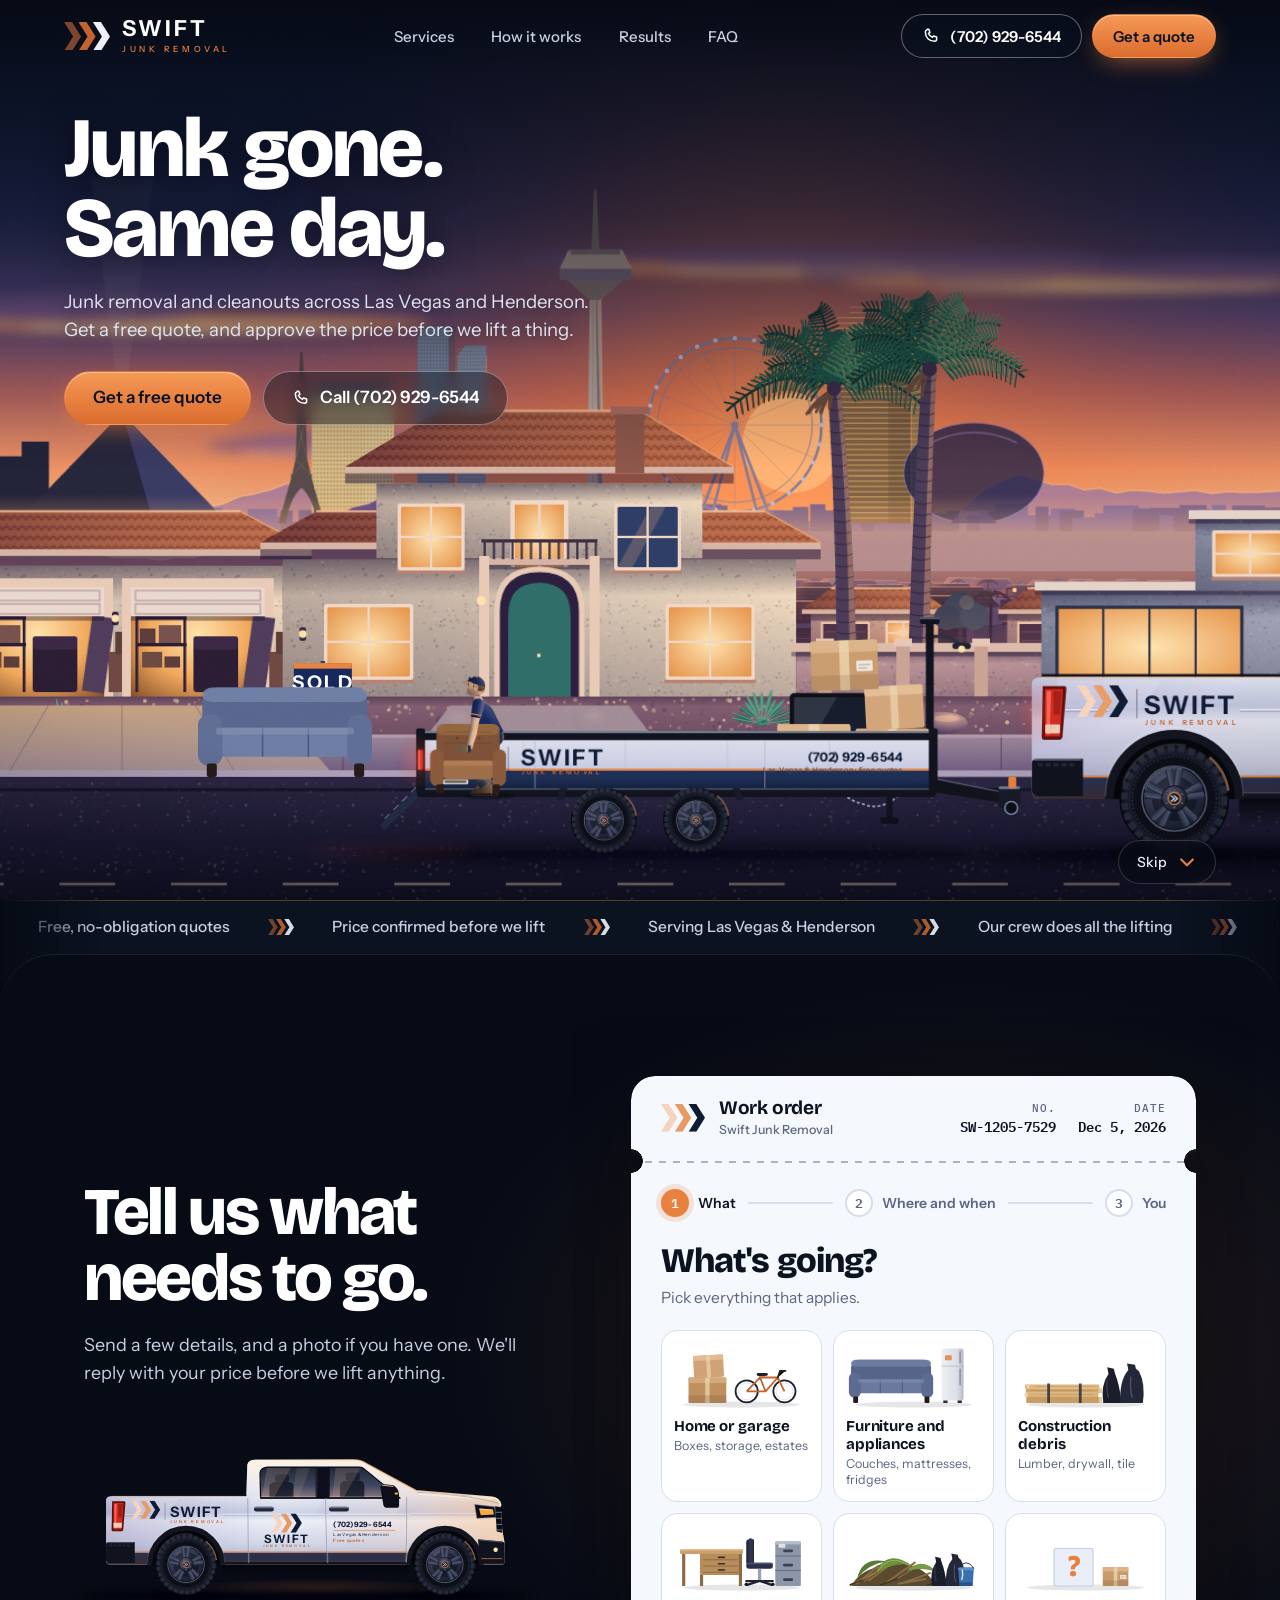
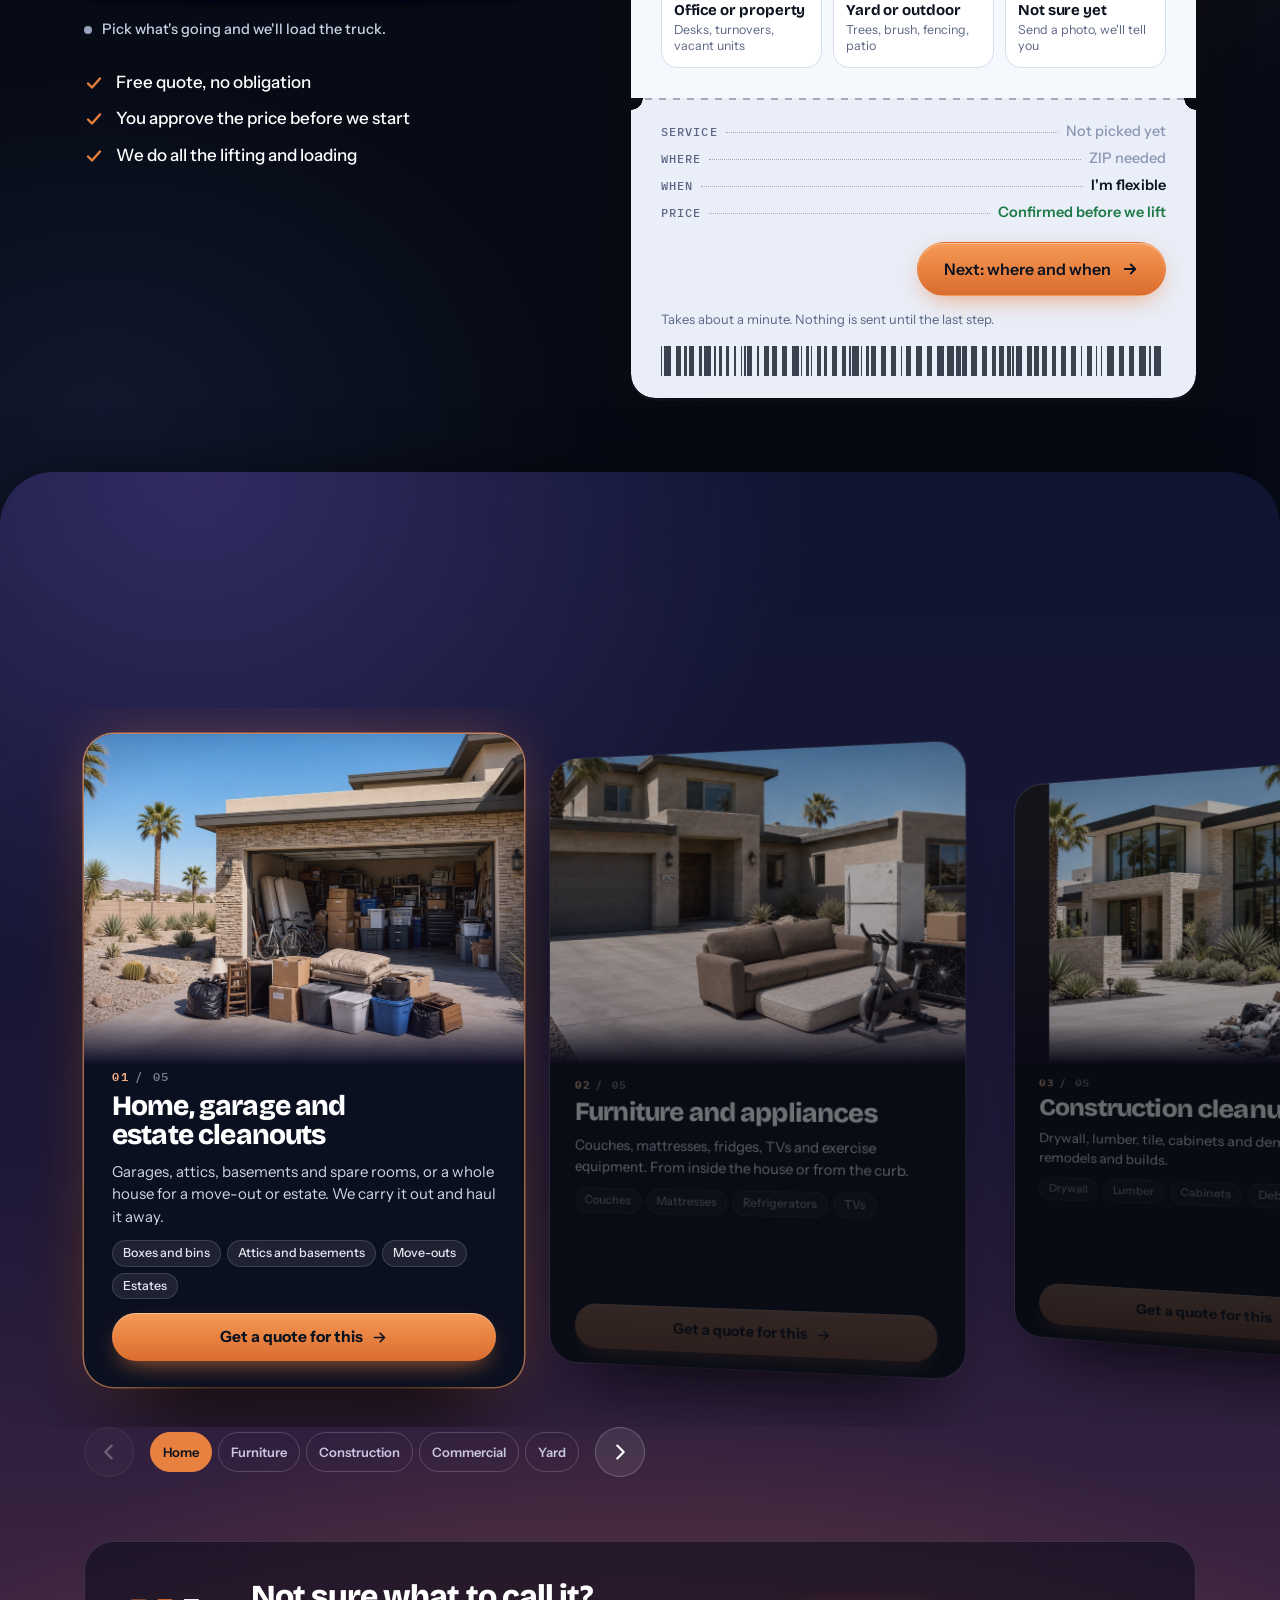
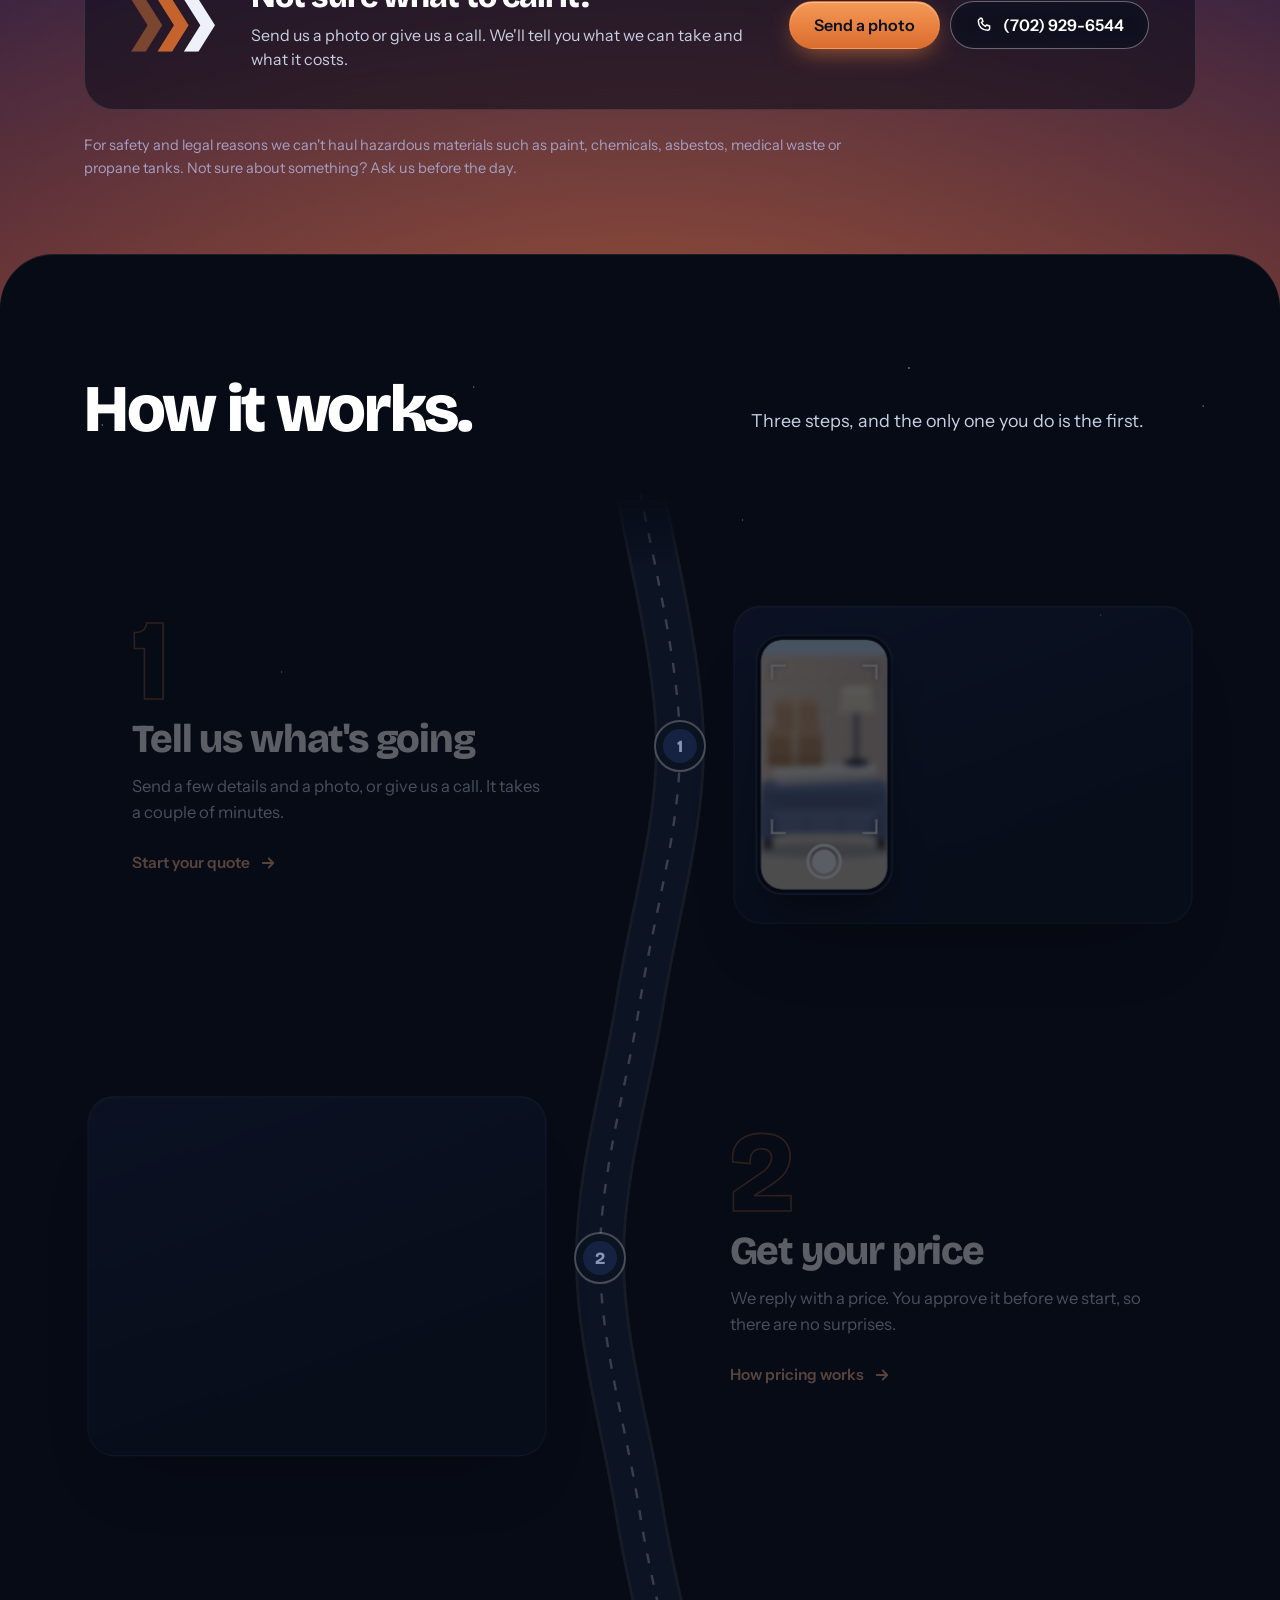
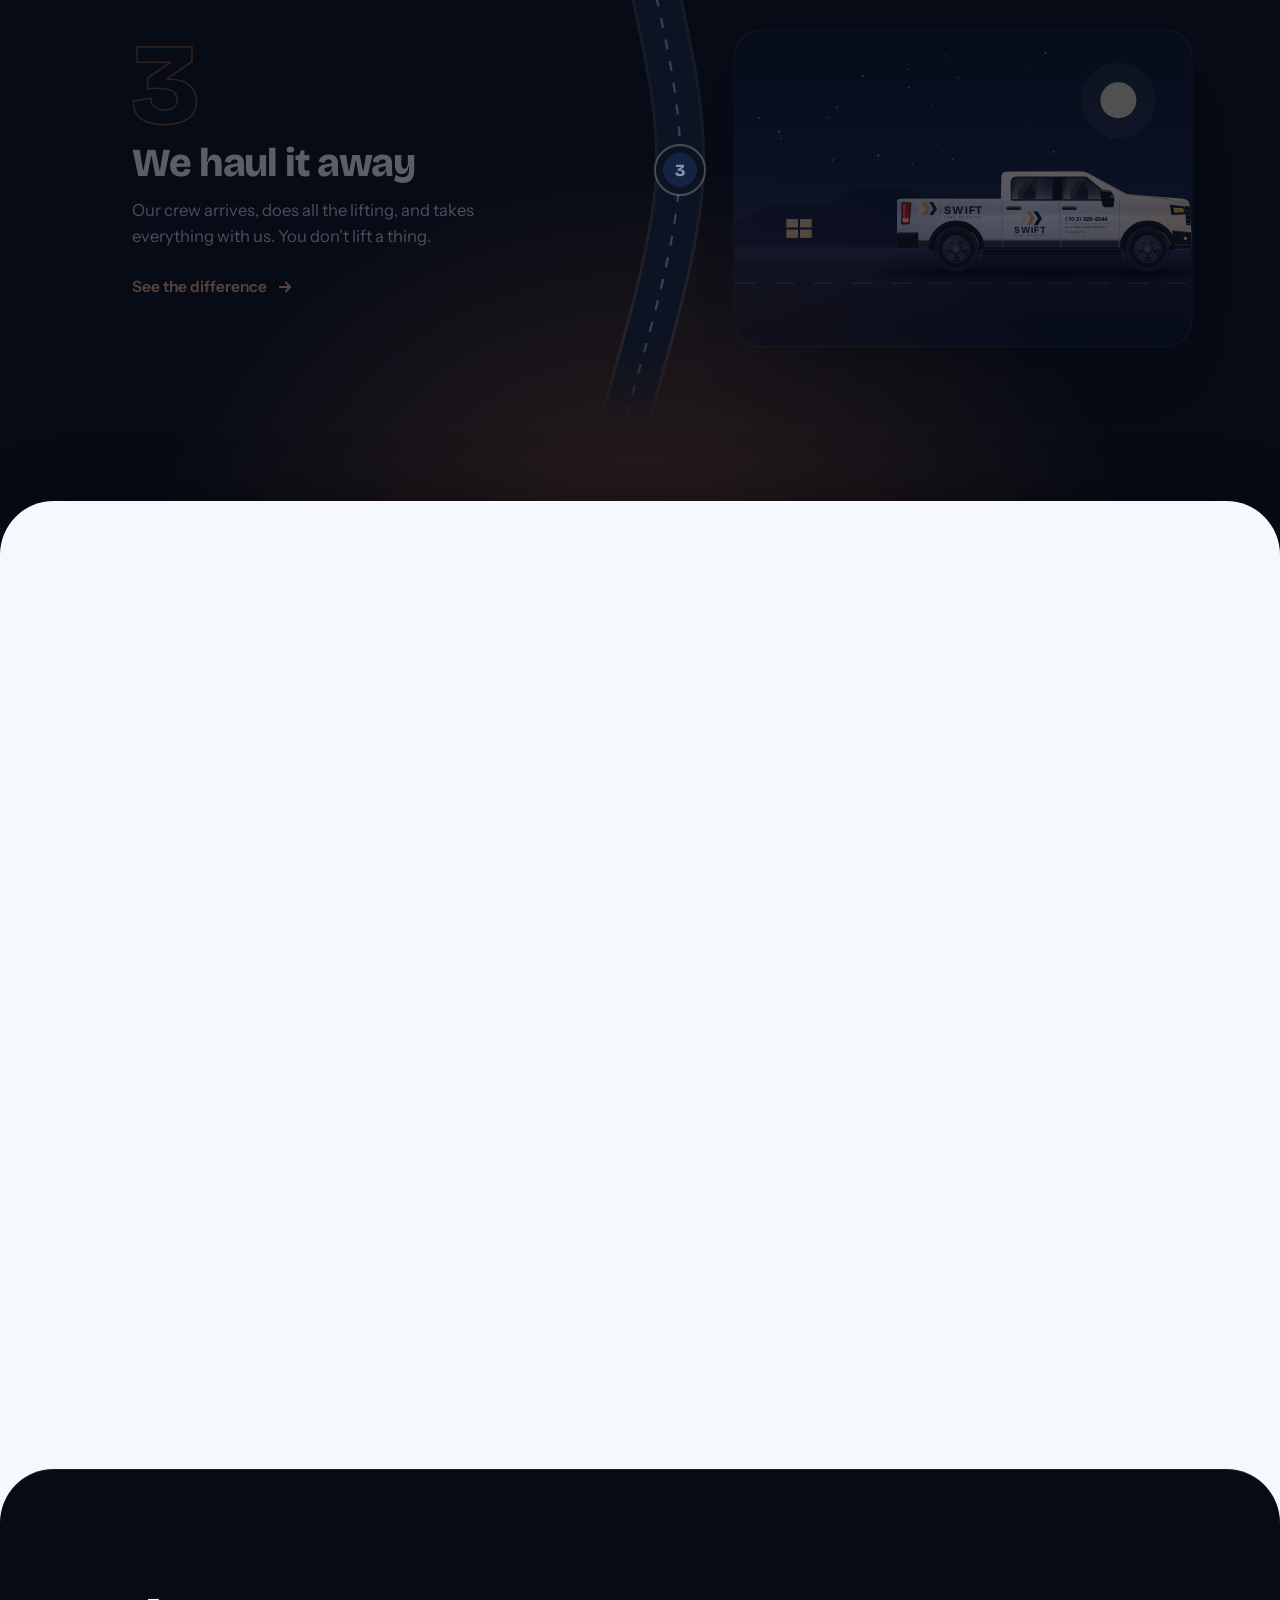
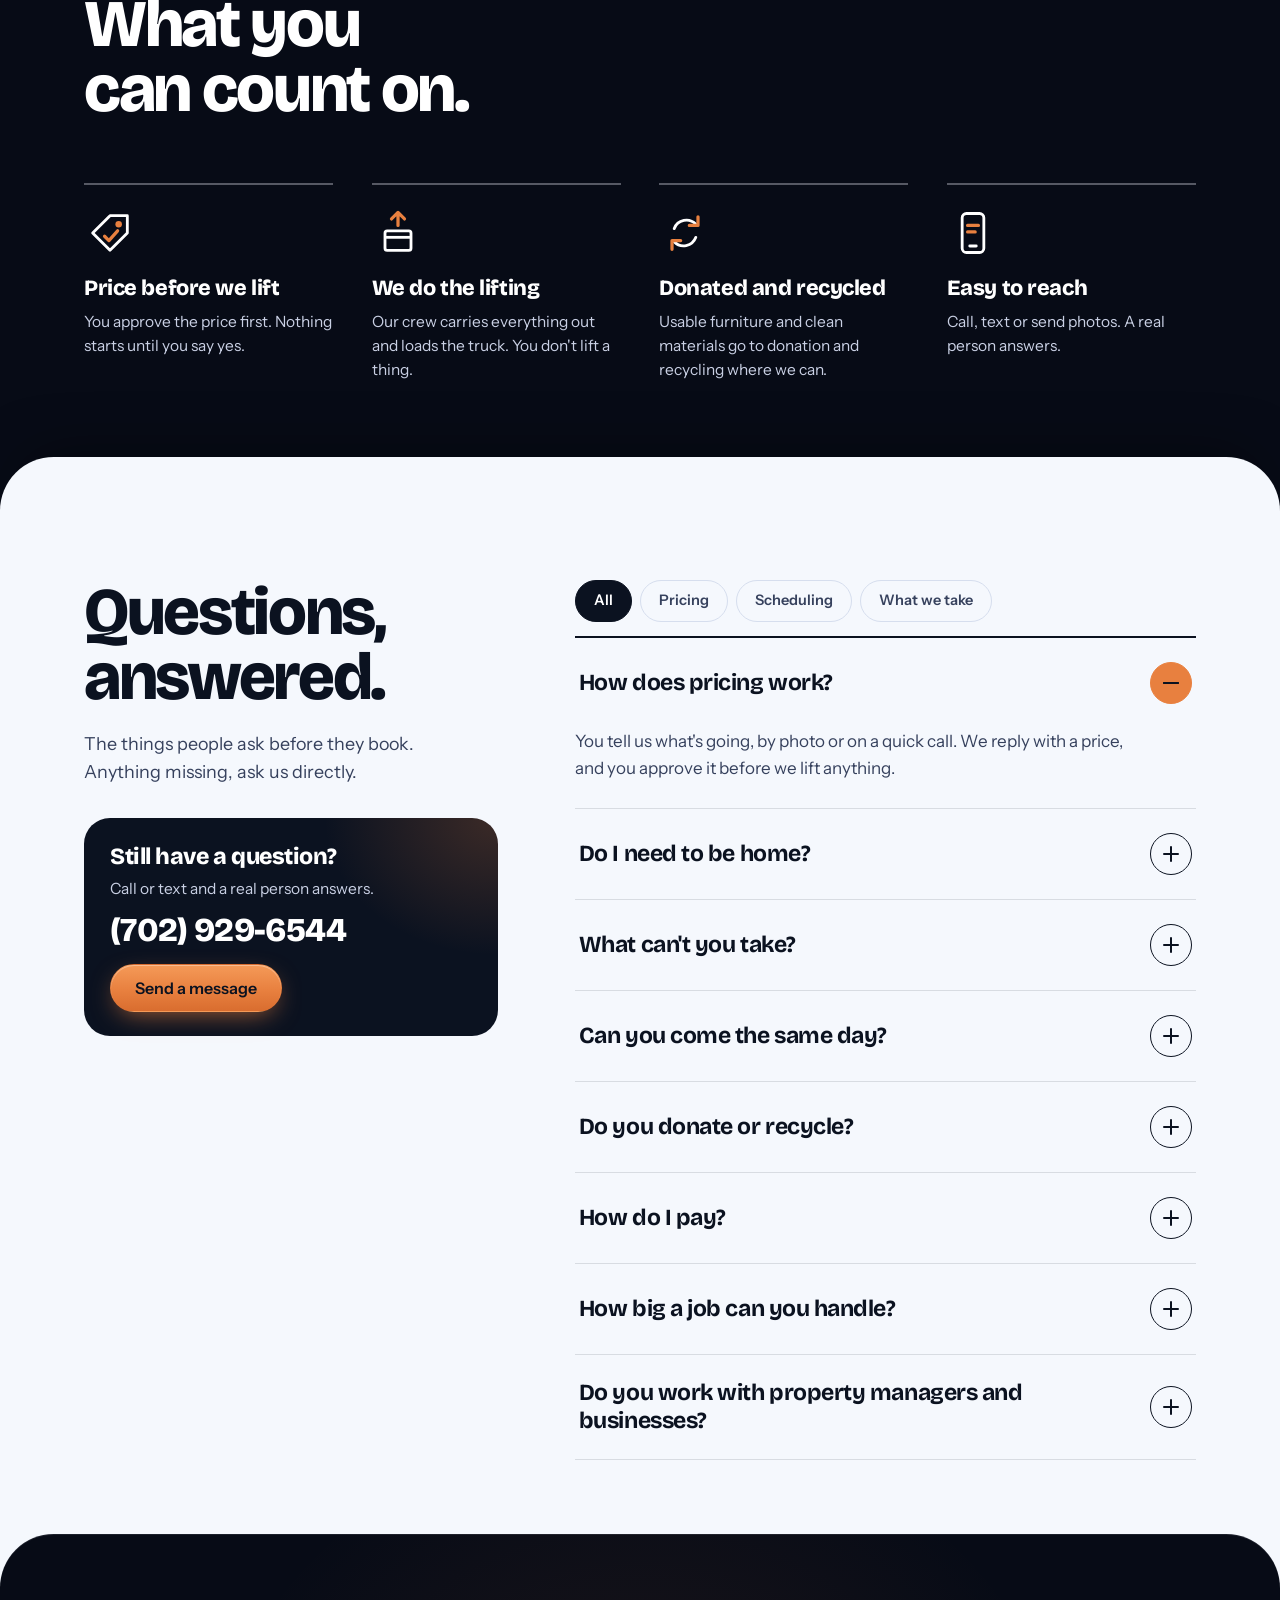
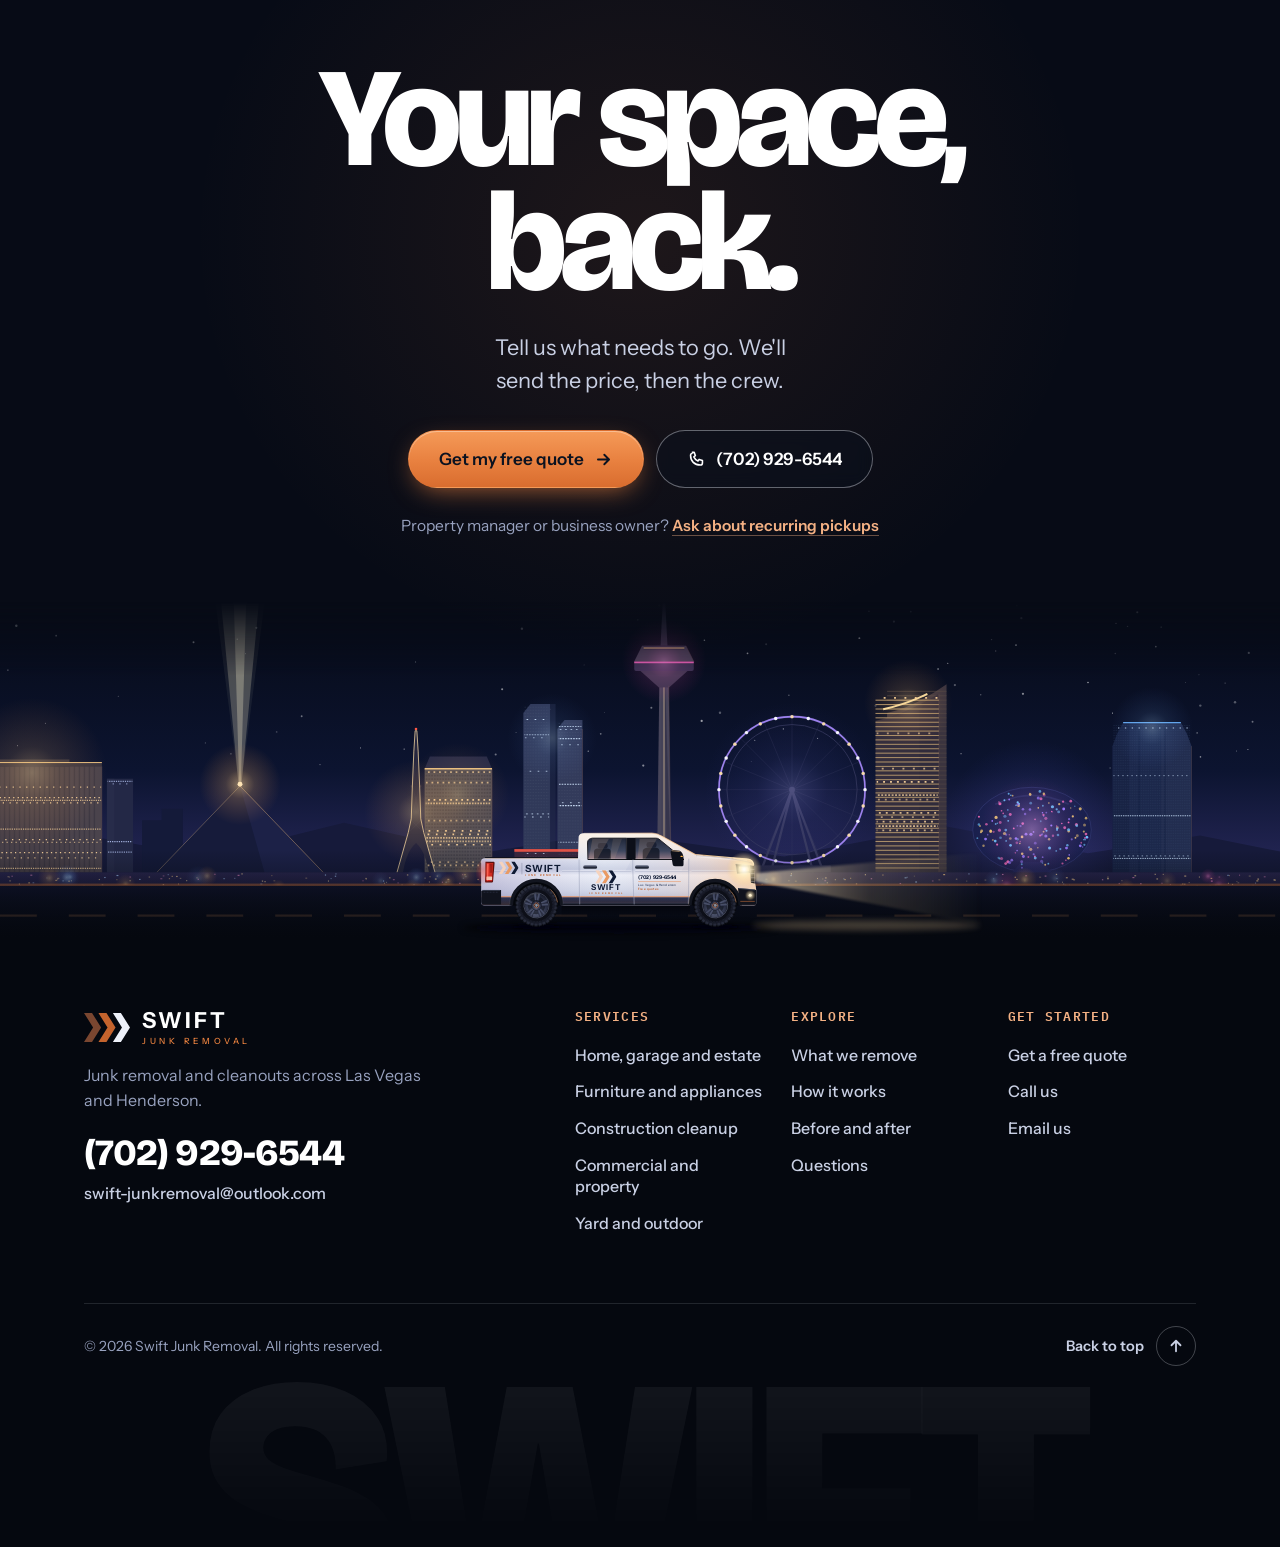
<file: index.html>
<!doctype html>
<html lang="en">
<head>
<meta charset="utf-8">
<meta name="viewport" content="width=device-width, initial-scale=1, viewport-fit=cover">
<title>Swift Junk Removal | Las Vegas &amp; Henderson</title>
<meta name="description" content="Fast junk removal and cleanouts across Las Vegas and Henderson. Free quote, and you approve the price before we lift anything.">
<meta name="theme-color" content="#0b1220">
<meta property="og:type" content="website"><meta property="og:title" content="Swift Junk Removal | Las Vegas &amp; Henderson">
<meta property="og:description" content="Fast junk removal and cleanouts across Las Vegas and Henderson. Free quote, and you approve the price before we lift anything.">
<link rel="icon" href="data:image/svg+xml,%3Csvg xmlns='http://www.w3.org/2000/svg' viewBox='0 0 172 108'%3E%3Crect width='172' height='108' fill='%230b1220'/%3E%3Cpath d='M0 0H30L64 54L30 108H0L34 54Z' fill='%237a4630' transform='translate(10 0) scale(.9 1)'/%3E%3Cpath d='M54 0H84L118 54L84 108H54L88 54Z' fill='%23c4632d' transform='translate(10 0) scale(.9 1)'/%3E%3Cpath d='M108 0H138L172 54L138 108H108L142 54Z' fill='%23eef1fa' transform='translate(10 0) scale(.9 1)'/%3E%3C/svg%3E">
<script type="application/ld+json">{"@context":"https://schema.org","@type":"LocalBusiness","name":"Swift Junk Removal","description":"Junk removal and cleanouts across Las Vegas and Henderson.","telephone":"+17029296544","email":"swift-junkremoval@outlook.com","areaServed":[{"@type":"City","name":"Las Vegas"},{"@type":"City","name":"Henderson"}],"priceRange":"Free quotes"}</script>
<link rel="preconnect" href="https://fonts.googleapis.com">
<link rel="preconnect" href="https://fonts.gstatic.com" crossorigin>
<link href="https://fonts.googleapis.com/css2?family=Bricolage+Grotesque:opsz,wght@12..96,500..800&family=Instrument+Sans:wght@400;500;600;700&family=IBM+Plex+Mono:wght@400;500;600&display=swap" rel="stylesheet">
<style>
  /* Layout concept: one pinned stage where the truck is the camera and scroll is the throttle,
     then a calm, dark, high-contrast page below it. Copper is the only accent. */
  :root {
    --navy-950: #070b16;
    --navy-900: #0b1220;
    --navy-850: #0e1629;
    --navy-800: #121c33;
    --navy-700: #1a2744;
    --line: rgba(238,241,250,.12);
    --copper-300: #f4b184;
    --copper-500: #e8803f;
    --copper-700: #b9561f;
    --ice: #eef1fa;
    --ice-dim: #c9d0e4;
    --ice-mute: #98a2bf;
    --display: "Bricolage Grotesque", "Segoe UI", system-ui, sans-serif;
    --body: "Instrument Sans", "Segoe UI", system-ui, sans-serif;
    --gutter: clamp(20px, 5vw, 72px);
    --r-lg: 22px;
    --r-md: 14px;
  }
  * { box-sizing: border-box; }
  :root { color-scheme: dark; }
  html { background: var(--navy-950); scroll-behavior: smooth; scroll-padding-top: 76px; overflow-anchor: none; }
  body { margin: 0; background: var(--navy-950); color: var(--ice); font-family: var(--body); -webkit-font-smoothing: antialiased; text-rendering: optimizeLegibility; }
  a { color: inherit; }
  :focus-visible { outline: 3px solid var(--copper-300); outline-offset: 3px; border-radius: 6px; }
  .sr-only { position: absolute; width: 1px; height: 1px; overflow: hidden; clip: rect(0 0 0 0); white-space: nowrap; }

  /* ---------- nav ---------- */
  .nav {
    position: fixed; z-index: 30; inset: 0 0 auto 0;
    display: flex; align-items: center; justify-content: space-between; gap: 24px;
    padding: calc(14px + env(safe-area-inset-top, 0px)) var(--gutter) 14px;
    background: linear-gradient(to bottom, rgba(7,11,22,.78), rgba(7,11,22,0));
  }
  .brand { display: flex; align-items: center; gap: 12px; text-decoration: none; }
  .brand svg { width: 46px; height: auto; display: block; }
  .brand-text { display: flex; flex-direction: column; line-height: 1; }
  .brand-name { font: 700 22px/1 var(--body); letter-spacing: .14em; color: #fff; }
  .brand-sub { margin-top: 5px; font: 500 8.5px/1 var(--body); letter-spacing: .42em; color: var(--copper-500); white-space: nowrap; }
  .nav-links { display: flex; gap: clamp(18px, 2.6vw, 38px); }
  .nav-links a { font: 500 15px/1 var(--body); text-decoration: none; color: var(--ice-dim); padding: 10px 2px; transition: color .2s; }
  .nav-links a:hover { color: #fff; }
  .nav-cta { display: flex; align-items: center; gap: 10px; }

  .btn {
    display: inline-flex; align-items: center; justify-content: center; gap: 10px;
    min-height: 48px; padding: 0 24px; border-radius: 999px;
    font: 600 16px/1 var(--body); text-decoration: none; white-space: nowrap;
    border: 1.5px solid transparent; cursor: pointer;
    transition: transform .18s ease, box-shadow .18s ease, background .18s ease, border-color .18s ease;
  }
  .btn-primary { color: var(--navy-900); background: linear-gradient(180deg, #f59a58 0%, var(--copper-500) 55%, #d96d2f 100%); box-shadow: 0 8px 26px -8px rgba(232,128,63,.75), inset 0 1px 0 rgba(255,255,255,.35); }
  .btn-primary:hover { transform: translateY(-2px); box-shadow: 0 14px 32px -8px rgba(232,128,63,.9), inset 0 1px 0 rgba(255,255,255,.4); }
  .btn-ghost { color: #fff; border-color: rgba(238,241,250,.38); background: rgba(11,18,32,.42); backdrop-filter: blur(8px); -webkit-backdrop-filter: blur(8px); }
  .btn-ghost:hover { border-color: #fff; background: rgba(11,18,32,.62); }
  .btn svg { width: 18px; height: 18px; flex: none; }
  .nav .btn { min-height: 44px; padding: 0 20px; font-size: 15px; }

  /* ---------- the ride: tall track, pinned stage ---------- */
  .ride { position: relative; }
  .stage { position: sticky; top: 0; height: 100svh; overflow: hidden; isolation: isolate; background: linear-gradient(#0b1220, #26295a 55%, #ef8a57); }
  html.ride-off .stage { position: relative; }
  html.ride-off .cue, html.ride-off .rail, html.ride-off .skip, html.ride-off .tickets { display: none; }

  .sky, .sky i { position: absolute; inset: 0; display: block; }
  .sky i { opacity: 0; }
  .sky i:first-child { opacity: 1; }
  .lyr { position: absolute; display: block; pointer-events: none; overflow: visible; will-change: transform; }
  .bgstack, .bgstackL { position: absolute; inset: 0; will-change: transform; pointer-events: none; }
  .bgstack .lyr, .bgstackL .lyr { bottom: 0; }
  .fgstack, .fgstackL { position: absolute; left: 0; bottom: 0; transform-origin: 0 100%; pointer-events: none; will-change: transform; }
  .fgstack > *, .fgstackL > * { position: absolute; bottom: 0; }
  .world { left: 0; width: 0; height: 0; will-change: transform; }
  /* when the scene is lifted on a phone, the road carries on down to the screen edge */
  .ground-fill { position: absolute; left: 0; right: 0; bottom: 0; height: 0; background: linear-gradient(rgba(15, 14, 32, 0), #0f0e20 38%, #0d0c1d); }
  .seg { position: absolute; bottom: 0; display: block; overflow: visible; }
  .truck, .truckLights { display: block; overflow: visible; will-change: transform; transform-origin: 50% 94%; }
  .actors { left: 0; display: block; overflow: visible; }
  .grade { position: absolute; inset: 0; pointer-events: none; opacity: 0; }
  .g-day { background: rgba(214,232,250,.18); }
  .g-gold { background: rgba(255,146,64,.20); }
  .g-dusk { background: rgba(78,44,128,.36); }
.nt { opacity: 0; visibility: hidden; }
  .vig { position: absolute; inset: 0; pointer-events: none; background: linear-gradient(to bottom, rgba(7,11,22,.80) 0%, rgba(7,11,22,.52) 26%, rgba(7,11,22,0) 52%), radial-gradient(120% 90% at 50% 40%, rgba(0,0,0,0) 55%, rgba(4,6,14,.5) 100%); }
  .grain { position: absolute; inset: 0; pointer-events: none; opacity: .08; mix-blend-mode: overlay; background-image: url("data:image/svg+xml;utf8,<svg xmlns='http://www.w3.org/2000/svg' width='220' height='220'><filter id='g'><feTurbulence type='fractalNoise' baseFrequency='.85' numOctaves='2' stitchTiles='stitch'/><feColorMatrix values='0 0 0 0 1  0 0 0 0 1  0 0 0 0 1  0 0 0 .9 0'/></filter><rect width='100%' height='100%' filter='url(%23g)'/></svg>"); }

  /* ---------- hero copy ---------- */
  .hero-copy { --hero: 1; position: absolute; z-index: 6; left: var(--gutter); top: clamp(84px, 12vh, 130px); max-width: min(640px, calc(100% - 2 * var(--gutter))); will-change: transform; }
  .hero-copy > * { opacity: var(--hero); transition: opacity .8s ease, transform .8s cubic-bezier(.2,.7,.2,1); }
  .hero-copy > :nth-child(2) { transition-delay: .08s; }
  .hero-copy > :nth-child(3) { transition-delay: .16s; }
  .hero-copy h1 { margin: 0; font: 800 clamp(2.9rem, 6.6vw, 6rem)/.95 var(--display); font-optical-sizing: auto; letter-spacing: -.02em; color: #fff; text-wrap: balance; text-shadow: 0 2px 30px rgba(7,11,22,.55); }
  .hero-sub { margin: clamp(14px, 2.2vh, 22px) 0 0; max-width: 44ch; font: 400 clamp(1rem, 1.45vw, 1.28rem)/1.5 var(--body); color: #dfe4f2; text-shadow: 0 1px 18px rgba(7,11,22,.7); }
  .hero-actions { display: flex; flex-wrap: wrap; gap: 12px; margin-top: clamp(18px, 3vh, 30px); }
  .hero-actions .btn { min-height: 54px; padding: 0 28px; font-size: 17px; }

  .stage.riding .hero-copy > * { transition-duration: .2s; transition-delay: 0s; }
  .cue, .skip {
    position: absolute; z-index: 7; right: max(var(--gutter), env(safe-area-inset-right, 0px)); bottom: calc(16px + env(safe-area-inset-bottom, 0px));
    display: inline-flex; align-items: center; gap: 10px; min-height: 44px; padding: 0 18px; border-radius: 999px;
    font: 500 14px/1 var(--body); color: #e9edf8; text-decoration: none;
    background: rgba(7,11,22,.58); backdrop-filter: blur(8px); -webkit-backdrop-filter: blur(8px); border: 1px solid rgba(238,241,250,.18);
    transition: opacity .35s ease, border-color .2s;
  }
  .cue svg, .skip svg { width: 20px; height: 20px; color: var(--copper-500); flex: none; }
  .cue svg { animation: cue 1.8s ease-in-out infinite; }
  @keyframes cue { 0%,100% { transform: translateY(0); opacity: .7; } 50% { transform: translateY(5px); opacity: 1; } }
  .skip { opacity: 0; pointer-events: none; }
  .skip:hover { border-color: var(--copper-500); }
  .stage.riding .cue { opacity: 0; pointer-events: none; }
  .tickets { display: none !important; }
  .stage.ended .cue { opacity: 1; }
  .replay { position: absolute; z-index: 7; left: max(var(--gutter), env(safe-area-inset-left, 0px)); bottom: calc(16px + env(safe-area-inset-bottom, 0px)); display: none; align-items: center; gap: 8px; min-height: 44px; padding: 0 16px; border-radius: 999px; cursor: pointer; font: 500 14px/1 var(--body); color: #e9edf8; background: rgba(7,11,22,.58); backdrop-filter: blur(8px); -webkit-backdrop-filter: blur(8px); border: 1px solid rgba(238,241,250,.18); }
  .replay svg { width: 18px; height: 18px; color: var(--copper-500); }
  .replay:hover { border-color: var(--copper-500); }
  .stage.ended .replay { display: inline-flex; }
  html.ride-off .replay { display: none !important; }
  .stage.riding .skip { opacity: 1; pointer-events: auto; }
  .stage.ended .skip { opacity: 0; pointer-events: none; }

  /* ---------- job cards ---------- */
  .tickets { position: absolute; z-index: 8; right: var(--gutter); top: clamp(92px, 14vh, 140px); width: min(410px, 36vw); perspective: 1200px; }
  /* the closing card is the next work order: the same paper, the same perforation, stamped "cleared" as the truck leaves */
  .ticket {
    --notch: 13px; --paper: #f5f8fd; --ink: #0b1220;
    position: absolute; top: 0; left: 0; width: 100%; color: var(--ink);
    filter: drop-shadow(0 34px 40px rgba(4, 7, 18, .5)) drop-shadow(0 2px 0 rgba(255, 255, 255, .18));
    opacity: 0; visibility: hidden; transform: translate3d(0, 26px, 0) rotateX(10deg) scale(.97); transform-origin: 50% 100%;
    transition: opacity .5s ease, transform .9s cubic-bezier(.16, 1, .3, 1), visibility 0s linear .5s;
  }
  .ticket.on { opacity: 1; visibility: visible; transform: none; transition-delay: 0s; }
  .tk-main, .tk-stub { display: block; background: var(--paper); }
  .tk-main { position: relative; padding: 22px 24px 22px; border-radius: 22px 22px 0 0; overflow: hidden;
    -webkit-mask-image: radial-gradient(circle var(--notch) at 0 100%, #0000 96%, #000), radial-gradient(circle var(--notch) at 100% 100%, #0000 96%, #000);
    mask-image: radial-gradient(circle var(--notch) at 0 100%, #0000 96%, #000), radial-gradient(circle var(--notch) at 100% 100%, #0000 96%, #000);
    -webkit-mask-composite: source-in; mask-composite: intersect; }
  .tk-main::before { content: ""; position: absolute; inset: 0 0 auto 0; height: 5px; background: repeating-linear-gradient(115deg, #7a4630 0 18px, #c4632d 18px 36px, #e8803f 36px 54px); }
  .tk-top { display: flex; align-items: center; gap: 10px; margin: 6px 0 16px; }
  .tk-top svg { width: 34px; height: auto; flex: none; }
  .tk-top b { font: 500 11px/1 var(--mono); letter-spacing: .12em; text-transform: uppercase; color: #5b6684; }
  .tk-stamp { margin-left: auto; padding: 6px 11px 5px; border: 2px solid #b0501a; outline: 1.5px solid #b0501a; outline-offset: -6px; border-radius: 7px; color: #b0501a; font: 800 12px/1 var(--display); letter-spacing: .16em; text-transform: uppercase; transform: rotate(-6deg); opacity: 0; }
  .ticket.on .tk-stamp { animation: tkStamp .5s cubic-bezier(.2, 1.4, .4, 1) .55s both; }
  @keyframes tkStamp { from { transform: rotate(-14deg) scale(2.3); opacity: 0; } to { transform: rotate(-6deg) scale(1); opacity: .92; } }
  .ticket p.tk-step { margin: 0 0 8px; font: 700 12.5px/1 var(--body); letter-spacing: .02em; color: #b0501a; }
  .ticket h2 { margin: 0; font: 800 clamp(1.7rem, 2.8vw, 2.25rem)/1.02 var(--display); letter-spacing: -.035em; color: var(--ink); text-wrap: balance; }
  .tk-flow { margin: 14px 0 0; padding: 0; list-style: none; display: flex; flex-wrap: wrap; align-items: center; gap: 6px 8px; }
  .tk-flow li { display: inline-flex; align-items: center; gap: 8px; font: 600 13px/1 var(--body); color: #36415d; }
  .tk-flow li + li::before { content: ""; width: 7px; height: 11px; margin-right: 2px; background: #e8803f; clip-path: polygon(0 0, 55% 0, 100% 50%, 55% 100%, 0 100%, 45% 50%); }
  .ticket p.tk-sub { margin: 12px 0 0; font: 400 15px/1.45 var(--body); color: #36415d; }
  .tk-actions { margin-top: 16px; }
  .tk-actions .btn { width: 100%; min-height: 54px; padding: 0 22px; font-size: 16.5px; position: relative; overflow: hidden; }
  .tk-actions .btn svg { width: 18px; height: 18px; }
  .tk-actions .btn::after { content: ""; position: absolute; inset: 0; background: linear-gradient(105deg, transparent 35%, rgba(255, 255, 255, .5) 50%, transparent 65%); transform: translateX(-120%); }
  .ticket.on .tk-actions .btn::after { animation: tkShine 1.1s ease 1.1s 1 both; }
  @keyframes tkShine { to { transform: translateX(120%); } }
  .tk-stub { display: flex; align-items: center; justify-content: space-between; gap: 12px; padding: 16px 24px 16px; border-radius: 0 0 22px 22px; background: #e9eef8;
    background-image: repeating-linear-gradient(90deg, rgba(11, 18, 32, .32) 0 7px, transparent 7px 14px); background-size: 100% 2px; background-repeat: no-repeat; background-position: 0 0;
    -webkit-mask-image: radial-gradient(circle var(--notch) at 0 0, #0000 96%, #000), radial-gradient(circle var(--notch) at 100% 0, #0000 96%, #000);
    mask-image: radial-gradient(circle var(--notch) at 0 0, #0000 96%, #000), radial-gradient(circle var(--notch) at 100% 0, #0000 96%, #000);
    -webkit-mask-composite: source-in; mask-composite: intersect; }
  .tk-stub span { font: 500 11px/1.2 var(--mono); letter-spacing: .1em; text-transform: uppercase; color: #5b6684; }
  .tk-stub a { font: 800 19px/1 var(--display); letter-spacing: -.01em; color: var(--ink); text-decoration: none; white-space: nowrap; }
  .tk-stub a:hover { color: #b0501a; }

  /* ---------- stop rail ---------- */
  .rail { position: absolute; z-index: 8; left: var(--gutter); top: clamp(110px, 17vh, 170px); opacity: 0; pointer-events: none; transition: opacity .3s; }
  .rail ol { position: relative; margin: 0; padding: 12px 18px 12px 14px; list-style: none; display: grid; gap: 2px; border-radius: 18px; background: rgba(11,18,32,.62); border: 1px solid rgba(238,241,250,.12); backdrop-filter: blur(10px); -webkit-backdrop-filter: blur(10px); }
  .rail-line { position: absolute; left: 21px; top: 32px; bottom: 32px; width: 2px; background: rgba(238,241,250,.22); border-radius: 2px; overflow: hidden; }
  .rail-line i { position: absolute; inset: 0; background: var(--copper-500); transform-origin: top; transform: scaleY(0); }
  .rail button {
    position: relative; display: flex; align-items: center; gap: 12px; min-height: 40px; padding: 0 8px 0 0;
    background: none; border: 0; cursor: pointer; font: 500 14px/1 var(--body); color: var(--ice-mute); text-align: left;
    transition: color .25s;
  }
  .rail button:hover { color: #fff; }
  .rail button i { width: 16px; height: 16px; border-radius: 50%; background: var(--navy-900); border: 2px solid rgba(238,241,250,.5); flex: none; transition: border-color .25s, background .25s, transform .25s; }
  .rail button.on { color: #fff; }
  .rail button.on i { border-color: var(--copper-500); background: var(--copper-500); transform: scale(1.15); }
  .rail button span { text-shadow: 0 1px 12px rgba(7,11,22,.8); }
  .rail li { list-style: none; }

  /* ---------- splash intro ---------- */
  .splash, .wipe { display: none; }
  .splash-on:not(.splash-over) { overflow: hidden; }
  .splash-on:not(.splash-over) .splash { display: grid; place-items: center; position: fixed; inset: 0; z-index: 100; background: #fff; }
  .splash-on:not(.splash-over) .wipe { display: block; position: fixed; inset: 0; width: 100%; height: 100%; z-index: 101; pointer-events: none; filter: drop-shadow(0 0 14px rgba(232,128,63,.55)); }
  .sp-lock { display: flex; align-items: center; gap: clamp(14px, 2.6vw, 36px); padding-inline: 20px; }
  .sp-mark { width: clamp(72px, 13vw, 176px); height: auto; display: block; overflow: visible; }
  .sp-rule { width: 2px; align-self: stretch; margin-block: 6%; background: linear-gradient(#e8803f, rgba(232,128,63,.25)); transform-origin: center; }
  .sp-text { display: flex; flex-direction: column; gap: clamp(8px, 1.3vw, 18px); }
  .sp-word { display: flex; font: 700 clamp(46px, 9.6vw, 124px)/.9 var(--body); letter-spacing: .06em; color: var(--navy-900); }
  .sp-word span { display: inline-block; }
  .sp-sub { font: 600 clamp(10.5px, 1.6vw, 21px)/1 var(--body); letter-spacing: .46em; color: var(--copper-700); white-space: nowrap; }
  .sp-mark path, .sp-word span, .sp-sub, .sp-rule { opacity: 0; }
  .splash.play .sp-mark path { animation: chevIn .55s cubic-bezier(.2,.8,.2,1) both; }
  .splash.play .sp-mark .c2 { animation-delay: .12s; }
  .splash.play .sp-mark .c3 { animation-delay: .24s; }
  .splash.play .sp-rule { animation: ruleIn .5s cubic-bezier(.2,.8,.2,1) .6s both; }
  .splash.play .sp-word span { animation: letterIn .55s cubic-bezier(.2,.9,.2,1) both; animation-delay: calc(.62s + var(--i) * .07s); }
  .splash.play .sp-sub { animation: subIn .9s cubic-bezier(.2,.8,.2,1) 1.02s both; }
  @keyframes chevIn { from { opacity: 0; transform: translateX(-38px); } to { opacity: 1; transform: none; } }
  @keyframes ruleIn { from { opacity: 0; transform: scaleY(0); } to { opacity: 1; transform: none; } }
  @keyframes letterIn { from { opacity: 0; transform: translateX(-22px); filter: blur(7px); } to { opacity: 1; transform: none; filter: none; } }
  @keyframes subIn { from { opacity: 0; letter-spacing: .9em; } to { opacity: 1; letter-spacing: .46em; } }
  .splash-on:not(.hero-in) .hero-copy > * { opacity: 0; transform: translateY(18px); }
  .nav { transition: opacity .7s ease, background .3s ease, box-shadow .3s ease; }
  .nav.solid { background: rgba(7,11,22,.9); backdrop-filter: blur(14px); -webkit-backdrop-filter: blur(14px); box-shadow: 0 1px 0 var(--line); }
  .splash-on:not(.hero-in) .nav, .splash-on:not(.hero-in) .cue { opacity: 0; }

  /* ---------- ambient motion (small, and off for reduced motion) ---------- */
  .beacon { animation: blink 2.6s steps(1) infinite; }
  @keyframes blink { 0%,86% { opacity: 1; } 87%,100% { opacity: .1; } }
  .truck-body { animation: idle 2.4s ease-in-out infinite; }
  @keyframes idle { 0%,100% { transform: translateY(0); } 50% { transform: translateY(-1.2px); } }
  .exhaust { animation: puff 4.5s ease-out infinite; transform-box: fill-box; transform-origin: center; }
  @keyframes puff { 0% { transform: translate(0,0) scale(.5); opacity: 0; } 20% { opacity: .22; } 100% { transform: translate(-46px,-18px) scale(2.2); opacity: 0; } }
  @media (prefers-reduced-motion: reduce) {
    html { scroll-behavior: auto; }
    .beacon, .truck-body, .exhaust, .cue svg { animation: none; }
    .ticket, .hero-copy > *, .skip, .cue { transition: none; }
  }

  /* ---------- responsive ---------- */
  @media (max-width: 860px) {
    .nav-links { display: none; }
    .brand-sub { letter-spacing: .3em; }
    /* sits just above the truck (the truck's height scales with the screen width), not up in the sky */
    /* on a phone the card is centred on the screen, over the skyline, with the truck still showing below it */
    .tickets { left: max(14px, env(safe-area-inset-left, 0px)); right: max(14px, env(safe-area-inset-right, 0px)); top: 50%; width: auto; }
    .ticket { top: 0; transform: translate3d(0, calc(-50% + 26px), 0) rotateX(10deg) scale(.97); }
    .ticket.on { transform: translate3d(0, -50%, 0); }
    .tk-main { padding: 18px 20px 18px; }
    .tk-top { margin: 4px 0 12px; }
    .ticket h2 { font-size: 1.7rem; }
    .ticket p.tk-sub { font-size: 14.5px; margin-top: 10px; }
    .tk-flow { margin-top: 12px; }
    .tk-actions { margin-top: 14px; }
    .tk-actions .btn { min-height: 52px; }
    .tk-stub { padding: 13px 20px; }
    .rail { left: max(16px, env(safe-area-inset-left, 0px)); right: 16px; top: calc(68px + env(safe-area-inset-top, 0px)); }
    .rail ol { display: flex; gap: 4px; align-items: center; padding: 2px 8px; border-radius: 999px; width: max-content; max-width: 100%; }
    .rail-line { display: none; }
    .rail button { min-height: 40px; padding: 0 6px; gap: 8px; }
    .rail button span { display: none; }
    .rail button.on span { display: inline; }
    .rail button i { width: 14px; height: 14px; }
  }
  @media (max-width: 640px) {
    .brand svg { width: 38px; }
    .brand-name { font-size: 18px; }
    .brand-sub { font-size: 7px; }
    .nav .btn-ghost span { display: none; }
    .nav .btn-ghost { padding: 0; width: 44px; }
    .hero-actions .btn { flex: 1 1 100%; }
    .cue { display: none; }
    .rail { right: 112px; }
    .rail ol { max-width: 100%; overflow: hidden; }
    .skip { min-height: 40px; padding: 0 12px 0 14px; font-size: 14px; right: 12px; bottom: auto; top: calc(68px + env(safe-area-inset-top, 0px)); }
    .hide-sm { display: none; }
  }
  @media (max-height: 520px) { .rail { display: none; } }
  @media (max-width: 420px) { .rail button.on span { display: none; } }
  @media (max-width: 380px) { .brand-sub { letter-spacing: .22em; font-size: 6.5px; } .brand-name { font-size: 17px; letter-spacing: .12em; } .brand { gap: 9px; } }
  /* short phones: keep the card to heading, line and button so it never reaches the truck */
  @media (max-width: 860px) and (max-height: 600px) { .ticket p.tk-sub { display: none; } .tk-top { margin-bottom: 8px; } }
</style>
<link rel="stylesheet" href="css/sections.css">
</head>
<body>
<script>
/* Plays once per visit. ?nosplash skips it, ?splash replays it. Reduced-motion visitors never see it. */
(function () {
  var play = true;
  try {
    if (location.search.indexOf('nosplash') > -1) play = false;
    else if (window.matchMedia && matchMedia('(prefers-reduced-motion: reduce)').matches) play = false;
    else if (sessionStorage.getItem('swiftIntro') && location.search.indexOf('splash') < 0) play = false;
  } catch (e) {}
  if (play) document.documentElement.classList.add('splash-on');
})();
</script>

<!-- shared art defs, brand marks and icons -->
<svg id="sprite" width="0" height="0" style="position:absolute" aria-hidden="true" focusable="false">
  <defs id="spriteDefs"></defs>
  <symbol id="mark-dark" viewBox="0 0 172 108"><path d="M0 0H30L64 54L30 108H0L34 54Z" fill="#7a4630"/><path d="M54 0H84L118 54L84 108H54L88 54Z" fill="#c4632d"/><path d="M108 0H138L172 54L138 108H108L142 54Z" fill="#eef1fa"/></symbol>
  <symbol id="mark-light" viewBox="0 0 172 108"><path d="M0 0H30L64 54L30 108H0L34 54Z" fill="#f6d3bd"/><path d="M54 0H84L118 54L84 108H54L88 54Z" fill="#e99a63"/><path d="M108 0H138L172 54L138 108H108L142 54Z" fill="#0f1a33"/></symbol>
  <symbol id="i-check" viewBox="0 0 20 20"><path d="M4 10.5l4 4 8-9" fill="none" stroke="currentColor" stroke-width="2.4" stroke-linecap="round" stroke-linejoin="round"/></symbol>
  <symbol id="i-phone" viewBox="0 0 24 24"><path d="M6.6 3h3l1.5 4.2-2 1.4a11 11 0 005.3 5.3l1.4-2L20 13.4v3A2.6 2.6 0 0117.4 19C9.9 19 5 14.1 5 6.6A2.6 2.6 0 017.6 4" fill="none" stroke="currentColor" stroke-width="2" stroke-linejoin="round" transform="translate(-.5 0)"/></symbol>
  <symbol id="i-down" viewBox="0 0 24 24"><path d="M5 9l7 7 7-7" fill="none" stroke="currentColor" stroke-width="2.6" stroke-linecap="round" stroke-linejoin="round"/></symbol>
  <symbol id="i-arrow" viewBox="0 0 24 24"><path d="M5 12h13M13 6l6 6-6 6" fill="none" stroke="currentColor" stroke-width="2.4" stroke-linecap="round" stroke-linejoin="round"/></symbol>
  <symbol id="i-camera" viewBox="0 0 24 24"><path d="M4 8h3l1.5-2h7L17 8h3v11H4z" fill="none" stroke="currentColor" stroke-width="1.8" stroke-linejoin="round"/><circle cx="12" cy="13.5" r="3.4" fill="none" stroke="currentColor" stroke-width="1.8"/></symbol>
</svg>

<div class="splash" id="splash" aria-hidden="true">
  <div class="sp-lock">
    <svg class="sp-mark" viewBox="0 0 172 108" focusable="false">
      <path class="c1" d="M0 0H30L64 54L30 108H0L34 54Z" fill="#f6d3bd"/><path class="c2" d="M54 0H84L118 54L84 108H54L88 54Z" fill="#e99a63"/><path class="c3" d="M108 0H138L172 54L138 108H108L142 54Z" fill="#0f1a33"/>
    </svg>
    <span class="sp-rule"></span>
    <div class="sp-text">
      <div class="sp-word"><span style="--i:0">S</span><span style="--i:1">W</span><span style="--i:2">I</span><span style="--i:3">F</span><span style="--i:4">T</span></div>
      <div class="sp-sub">JUNK REMOVAL</div>
    </div>
  </div>
</div>
<svg class="wipe" id="wipe" aria-hidden="true" focusable="false">
  <polyline id="wc2" fill="none" stroke="#7a4630" stroke-width="5" stroke-linejoin="miter" stroke-opacity=".85"/>
  <polyline id="wc1" fill="none" stroke="#c4632d" stroke-width="6" stroke-linejoin="miter"/>
  <polyline id="wc0" fill="none" stroke="#f08a4b" stroke-width="7" stroke-linejoin="miter"/>
</svg>

<header class="nav">
  <a class="brand" href="#top" aria-label="Swift Junk Removal, home">
    <svg class="mk-d" viewBox="0 0 172 108" aria-hidden="true"><use href="#mark-dark"/></svg><svg class="mk-l" viewBox="0 0 172 108" aria-hidden="true"><use href="#mark-light"/></svg>
    <span class="brand-text"><span class="brand-name">SWIFT</span><span class="brand-sub">JUNK REMOVAL</span></span>
  </a>
  <nav class="nav-links" aria-label="Primary">
    <a href="#services">Services</a><a href="#how">How it works</a><a href="#proof">Results</a><a href="#faq">FAQ</a>
  </nav>
  <div class="nav-cta">
    <a class="btn btn-ghost" href="tel:+17029296544" aria-label="Call Swift Junk Removal"><svg aria-hidden="true"><use href="#i-phone"/></svg><span>(702) 929-6544</span></a>
    <a class="btn btn-primary" href="#quote" data-service="general">Get a quote</a>
  </div>
</header>

<main id="top">
<section class="ride" id="ride" aria-label="Swift Junk Removal in Las Vegas and Henderson">
  <div class="stage" id="stage">

    <!-- sky, one layer per time of day, cross-faded by scroll -->
    <div class="sky" id="sky" aria-hidden="true"><i id="sky-dawn"></i><i id="sky-day"></i><i id="sky-gold"></i><i id="sky-dusk"></i><i id="sky-night"></i></div>
    <svg class="lyr" id="lyStars" viewBox="0 0 1600 900" preserveAspectRatio="none" aria-hidden="true" focusable="false" style="bottom:0;opacity:0"><g id="starsG"></g></svg>

    <div class="bgstack" id="bgstack" aria-hidden="true">
      <svg class="lyr" id="lySun" viewBox="0 0 1600 900" preserveAspectRatio="none" focusable="false">
        <defs>
          <radialGradient id="sunGlowG"><stop offset="0" stop-color="#fff" stop-opacity=".95"/><stop offset=".22" stop-color="#ffb26a" stop-opacity=".5"/><stop offset=".6" stop-color="#e0623c" stop-opacity=".16"/><stop offset="1" stop-color="#8a3a52" stop-opacity="0"/></radialGradient>
          <radialGradient id="moonGlowG"><stop offset="0" stop-color="#cfe0ff" stop-opacity=".5"/><stop offset=".4" stop-color="#9bb8ff" stop-opacity=".16"/><stop offset="1" stop-color="#7a98ff" stop-opacity="0"/></radialGradient>
        </defs>
        <g id="sunG"><circle id="sunGlow" cx="960" cy="548" r="560" fill="url(#sunGlowG)"/><circle id="sunDisc" cx="960" cy="548" r="50" fill="#fffaf0"/></g>
        <g id="moonG" opacity="0"><circle cx="880" cy="200" r="150" fill="url(#moonGlowG)"/><circle cx="880" cy="200" r="30" fill="#eef3ff"/><circle cx="870" cy="192" r="6" fill="#cfd8ee"/><circle cx="890" cy="210" r="4.5" fill="#d6def2"/><circle cx="884" cy="188" r="3" fill="#d6def2"/></g>
      </svg>
      <svg class="lyr" id="lyCloudsA" preserveAspectRatio="none" focusable="false" style="opacity:1"></svg>
      <svg class="lyr" id="lyCloudsB" preserveAspectRatio="none" focusable="false" style="opacity:0"></svg>
      <svg class="lyr" id="lyMtn" preserveAspectRatio="none" focusable="false"></svg>
      <svg class="lyr" id="lySky" preserveAspectRatio="none" focusable="false"></svg>
      <svg class="lyr" id="lyStrip" preserveAspectRatio="none" focusable="false"></svg>
      <svg class="lyr" id="lyFoot" preserveAspectRatio="none" focusable="false"></svg>
      <svg class="lyr" id="lySub" preserveAspectRatio="none" focusable="false"></svg>
    </div>

    <div class="ground-fill" id="groundFill" aria-hidden="true"></div>
    <div class="fgstack" id="fgstack" aria-hidden="true">
      <svg class="lyr" id="lyMid" focusable="false"></svg>
      <div class="world" id="world"></div>
      <svg class="truck" id="truck" focusable="false"></svg>
      <svg class="actors" id="actors" focusable="false"></svg>
    </div>

    <div class="grade g-day" id="grade-day"></div>
    <div class="grade g-gold" id="grade-gold"></div>
    <div class="grade g-dusk" id="grade-dusk"></div>

    <!-- headlights and tail glow: the only thing that sits above the grade -->
    <div class="fgstackL" id="fgstackL" aria-hidden="true">
      <svg class="truckLights" id="truckLights" focusable="false"></svg>
    </div>

    <div class="vig" id="vig" aria-hidden="true"></div>
    <div class="grain" aria-hidden="true"></div>

    <!-- hero copy -->
    <div class="hero-copy" id="heroCopy">
      <h1>Junk gone.<br>Same day.</h1>
      <p class="hero-sub">Junk removal and cleanouts across Las Vegas and Henderson. Get a free quote, and approve the price before we lift a thing.</p>
      <div class="hero-actions">
        <a class="btn btn-primary" href="#quote" data-service="general">Get a free quote</a>
        <a class="btn btn-ghost" href="tel:+17029296544"><svg aria-hidden="true"><use href="#i-phone"/></svg>Call (702) 929-6544</a>
      </div>
    </div>

    <!-- the closing card, shown once the truck has parked for the night -->
    <div class="tickets" id="tickets" aria-live="polite">
      <article class="ticket" aria-label="Send us a photo for a quote">
        <div class="tk-main">
          <div class="tk-top"><svg viewBox="0 0 172 108" aria-hidden="true"><use href="#mark-light"/></svg><b>Job ticket</b><span class="tk-stamp" aria-hidden="true">Cleared</span></div>
          <p class="tk-step">That's one house cleared</p>
          <h2>Got junk? We'll haul it.</h2>
          <p class="tk-sub">Send us a photo of what's going and we'll take it from there.</p>
          <div class="tk-actions"><a class="btn btn-primary" href="#quote" data-service="general">Send us a photo <svg aria-hidden="true"><use href="#i-arrow"/></svg></a></div>
        </div>
        <div class="tk-stub"><span>Prefer to talk?</span><a href="tel:+17029296544">(702) 929-6544</a></div>
      </article>
    </div>

    <div class="cue" id="cue" aria-hidden="true"><span id="cueText">Scroll to watch</span> <svg viewBox="0 0 24 24"><use href="#i-down"/></svg></div>
    <button class="replay" id="replay" type="button" aria-label="Replay the animation"><svg viewBox="0 0 24 24" aria-hidden="true"><path d="M4 12a8 8 0 1 0 3-6.2M4 4v5h5" fill="none" stroke="currentColor" stroke-width="2.2" stroke-linecap="round" stroke-linejoin="round"/></svg>Replay</button>
    <a class="skip" id="skip" href="#quote">Skip <svg viewBox="0 0 24 24" aria-hidden="true"><use href="#i-down"/></svg></a>
  </div>
</section>

<div class="strip" aria-label="What to expect"><div class="strip-track"><ul><li>Free, no-obligation quotes<svg class="tick-mark" viewBox="0 0 172 108" aria-hidden="true"><use href="#mark-dark"/></svg></li><li>Price confirmed before we lift<svg class="tick-mark" viewBox="0 0 172 108" aria-hidden="true"><use href="#mark-dark"/></svg></li><li>Serving Las Vegas &amp; Henderson<svg class="tick-mark" viewBox="0 0 172 108" aria-hidden="true"><use href="#mark-dark"/></svg></li><li>Our crew does all the lifting<svg class="tick-mark" viewBox="0 0 172 108" aria-hidden="true"><use href="#mark-dark"/></svg></li><li>Donated and recycled where we can<svg class="tick-mark" viewBox="0 0 172 108" aria-hidden="true"><use href="#mark-dark"/></svg></li><li>Photos help us price faster<svg class="tick-mark" viewBox="0 0 172 108" aria-hidden="true"><use href="#mark-dark"/></svg></li></ul><ul aria-hidden="true"><li>Free, no-obligation quotes<svg class="tick-mark" viewBox="0 0 172 108" aria-hidden="true"><use href="#mark-dark"/></svg></li><li>Price confirmed before we lift<svg class="tick-mark" viewBox="0 0 172 108" aria-hidden="true"><use href="#mark-dark"/></svg></li><li>Serving Las Vegas &amp; Henderson<svg class="tick-mark" viewBox="0 0 172 108" aria-hidden="true"><use href="#mark-dark"/></svg></li><li>Our crew does all the lifting<svg class="tick-mark" viewBox="0 0 172 108" aria-hidden="true"><use href="#mark-dark"/></svg></li><li>Donated and recycled where we can<svg class="tick-mark" viewBox="0 0 172 108" aria-hidden="true"><use href="#mark-dark"/></svg></li><li>Photos help us price faster<svg class="tick-mark" viewBox="0 0 172 108" aria-hidden="true"><use href="#mark-dark"/></svg></li></ul></div></div>

<section class="sheet sheet--night quote" id="quote" data-tone="night" aria-labelledby="quote-h">
  <div class="wrap quote-grid">
    <div class="q-copy">
      <h2 class="h2" id="quote-h" data-reveal>Tell us what needs to go.</h2>
      <p class="lede" data-reveal style="--d:.08s">Send a few details, and a photo if you have one. We'll reply with your price before we lift anything.</p>

      <figure class="loader" id="loader" data-reveal style="--d:.16s">
        <div class="loader-stage"><svg id="loadSvg" aria-hidden="true" focusable="false"></svg></div>
        <figcaption><span class="loader-dot" aria-hidden="true"></span><span id="loadCap" aria-live="polite">Pick what's going and we'll load the truck.</span></figcaption>
      </figure>

      <ul class="checks" data-reveal style="--d:.22s">
        <li><svg aria-hidden="true"><use href="#i-check"/></svg>Free quote, no obligation</li>
        <li><svg aria-hidden="true"><use href="#i-check"/></svg>You approve the price before we start</li>
        <li><svg aria-hidden="true"><use href="#i-check"/></svg>We do all the lifting and loading</li>
      </ul>
      <div class="contact-lines" data-reveal style="--d:.28s">
        <span>Prefer to talk? Call <a href="tel:+17029296544">(702) 929-6544</a></span>
        <span>Or email <a href="mailto:swift-junkremoval@outlook.com">swift-junkremoval@outlook.com</a></span>
      </div>
    </div>

    <div class="wo-wrap" id="formCard">
      <div class="wo-shell" id="woShell">
        <form class="wo" id="quoteForm" novalidate data-endpoint="https://formsubmit.co/ajax/swift-junkremoval@outlook.com">
          <header class="wo-head m-b">
            <div class="wo-id">
              <svg viewBox="0 0 172 108" aria-hidden="true"><use href="#mark-light"/></svg>
              <div><b>Work order</b><span>Swift Junk Removal</span></div>
            </div>
            <dl class="wo-meta">
              <div><dt>No.</dt><dd id="woNo">SW-0000-0000</dd></div>
              <div><dt>Date</dt><dd id="woDate">Today</dd></div>
            </dl>
          </header>

          <div class="wo-body m-tb">
            <ol class="wo-steps" id="woSteps" aria-label="Request progress">
              <li class="on"><button type="button" data-s="1"><i>1</i><span>What</span></button></li>
              <li><button type="button" data-s="2" disabled><i>2</i><span>Where and when</span></button></li>
              <li><button type="button" data-s="3" disabled><i>3</i><span>You</span></button></li>
            </ol>

            <div class="wo-panes">
              <div class="pane on" data-step="1" role="group" aria-labelledby="h-s1">
                <h3 id="h-s1" tabindex="-1">What's going?</h3>
                <p class="pane-sub">Pick everything that applies.</p>
                <div class="tiles">
                  <label class="tile"><input type="checkbox" name="service" value="garage"><svg class="tile-art" viewBox="-90 -80 180 84" aria-hidden="true"><ellipse cx="0" cy="2" rx="78" ry="4" fill="#0b1220" opacity=".1"/><g transform="translate(-44 0) scale(.74)"><use href="#it-boxStack"/></g><g transform="translate(32 0) scale(.74)"><use href="#it-bike"/></g></svg><b>Home or garage</b><small>Boxes, storage, estates</small><span class="tick" aria-hidden="true"><svg><use href="#i-check"/></svg></span></label>
                  <label class="tile"><input type="checkbox" name="service" value="furniture"><svg class="tile-art" viewBox="-90 -80 180 84" aria-hidden="true"><ellipse cx="0" cy="2" rx="78" ry="4" fill="#0b1220" opacity=".1"/><g transform="translate(-30 0) scale(.72)"><use href="#it-couch"/></g><g transform="translate(52 0) scale(.56)"><use href="#it-fridge"/></g></svg><b>Furniture and appliances</b><small>Couches, mattresses, fridges</small><span class="tick" aria-hidden="true"><svg><use href="#i-check"/></svg></span></label>
                  <label class="tile"><input type="checkbox" name="service" value="construction"><svg class="tile-art" viewBox="-90 -80 180 84" aria-hidden="true"><ellipse cx="0" cy="2" rx="78" ry="4" fill="#0b1220" opacity=".1"/><g transform="translate(-30 0) scale(.62)"><use href="#it-lumber"/></g><g transform="translate(50 0) scale(.88)"><use href="#it-bags"/></g></svg><b>Construction debris</b><small>Lumber, drywall, tile</small><span class="tick" aria-hidden="true"><svg><use href="#i-check"/></svg></span></label>
                  <label class="tile"><input type="checkbox" name="service" value="commercial"><svg class="tile-art" viewBox="-90 -80 180 84" aria-hidden="true"><ellipse cx="0" cy="2" rx="78" ry="4" fill="#0b1220" opacity=".1"/><g transform="translate(-40 0) scale(.7)"><use href="#it-desk"/></g><g transform="translate(24 0) scale(.74)"><use href="#it-chair"/></g><g transform="translate(62 0) scale(.74)"><use href="#it-filing"/></g></svg><b>Office or property</b><small>Desks, turnovers, vacant units</small><span class="tick" aria-hidden="true"><svg><use href="#i-check"/></svg></span></label>
                  <label class="tile"><input type="checkbox" name="service" value="yard"><svg class="tile-art" viewBox="-90 -80 180 84" aria-hidden="true"><ellipse cx="0" cy="2" rx="78" ry="4" fill="#0b1220" opacity=".1"/><g transform="translate(-28 0) scale(.78)"><use href="#it-brush"/></g><g transform="translate(46 0) scale(.72)"><use href="#it-bags"/></g><g transform="translate(70 0) scale(.62)"><use href="#it-bucket"/></g></svg><b>Yard or outdoor</b><small>Trees, brush, fencing, patio</small><span class="tick" aria-hidden="true"><svg><use href="#i-check"/></svg></span></label>
                  <label class="tile tile-open"><input type="checkbox" name="service" value="general"><svg class="tile-art" viewBox="-90 -80 180 84" aria-hidden="true"><ellipse cx="0" cy="2" rx="78" ry="4" fill="#0b1220" opacity=".1"/><g transform="translate(-16 0)"><rect x="-26" y="-50" width="52" height="50" rx="3" fill="#e9eef8" stroke="#c4cee3" stroke-width="1.5"/><text x="0" y="-14" text-anchor="middle" font-family="Bricolage Grotesque, sans-serif" font-weight="800" font-size="40" fill="#e8803f">?</text></g><g transform="translate(40 0) scale(.55)"><use href="#it-box"/></g></svg><b>Not sure yet</b><small>Send a photo, we'll tell you</small><span class="tick" aria-hidden="true"><svg><use href="#i-check"/></svg></span></label>
                </div>
                <p class="err" id="e-service" role="alert"></p>
              </div>

              <div class="pane" data-step="2" role="group" aria-labelledby="h-s2" inert>
                <h3 id="h-s2" tabindex="-1">Where and when?</h3>
                <p class="pane-sub">So we can send the right crew at the right time.</p>
                <div class="field zip-field"><label for="f-zip">ZIP code</label><input id="f-zip" name="zip" type="text" inputmode="numeric" autocomplete="postal-code" maxlength="10" placeholder="89101" required>
                  <p class="zip-note" id="zipNote" aria-live="polite"></p><span class="err" id="e-zip" role="alert"></span></div>
                <fieldset class="field when-field"><legend>When do you need us?</legend>
                  <div class="chips">
                    <label class="chip"><input type="radio" name="when" value="today"><span>Today</span></label>
                    <label class="chip"><input type="radio" name="when" value="tomorrow"><span>Tomorrow</span></label>
                    <label class="chip"><input type="radio" name="when" value="week"><span>This week</span></label>
                    <label class="chip"><input type="radio" name="when" value="flexible" checked><span>I'm flexible</span></label>
                  </div></fieldset>
                <div class="field"><label for="f-details">Anything we should know? <span class="hint">(optional)</span></label><textarea id="f-details" name="details" placeholder="A couch, two mattresses and about ten boxes from the garage. Stairs, gate code, parking."></textarea></div>
              </div>

              <div class="pane" data-step="3" role="group" aria-labelledby="h-s3" inert>
                <h3 id="h-s3" tabindex="-1">Who should we text?</h3>
                <p class="pane-sub">We'll reply with your price. You approve it before we lift anything.</p>
                <div class="who-grid">
                  <div class="field"><label for="f-name">Your name</label><input id="f-name" name="name" type="text" autocomplete="name" required><span class="err" id="e-name" role="alert"></span></div>
                  <div class="field"><label for="f-phone">Mobile number</label><input id="f-phone" name="phone" type="tel" autocomplete="tel" inputmode="tel" placeholder="(702) 555-0123" required><span class="err" id="e-phone" role="alert"></span></div>
                </div>
                <fieldset class="field when-field contact-field"><legend>Best way to reach you</legend>
                  <div class="chips">
                    <label class="chip"><input type="radio" name="contact" value="text" checked><span>Text</span></label>
                    <label class="chip"><input type="radio" name="contact" value="call"><span>Call</span></label>
                  </div></fieldset>
                <div class="field"><span class="label-like">Photos <span class="hint">(optional, but they help us price faster)</span></span>
                  <label class="drop" id="drop" for="f-photos"><svg aria-hidden="true"><use href="#i-camera"/></svg><span id="dropLabel"><b>Add photos</b> or drop them here</span><input id="f-photos" name="photos" type="file" accept="image/*" multiple></label>
                  <ul class="thumbs" id="thumbs" aria-label="Photos added"></ul></div>
              </div>
            </div>
          </div>

          <footer class="wo-stub m-t">
            <dl class="wo-sum">
              <div><dt>Service</dt><i class="lead"></i><dd id="sumSvc" class="empty">Not picked yet</dd></div>
              <div><dt>Where</dt><i class="lead"></i><dd id="sumZip" class="empty">ZIP needed</dd></div>
              <div><dt>When</dt><i class="lead"></i><dd id="sumWhen">I'm flexible</dd></div>
              <div><dt>Price</dt><i class="lead"></i><dd class="ok">Confirmed before we lift</dd></div>
            </dl>
            <div class="wo-actions">
              <button type="button" class="wo-back" id="woBack" hidden>Back</button>
              <button type="button" class="btn btn-primary" id="woNext">Next: where and when <svg aria-hidden="true"><use href="#i-arrow"/></svg></button>
            </div>
            <p class="fail" id="sendFail" role="alert" hidden>That didn't go through. Please try again, or call <a href="tel:+17029296544">(702) 929-6544</a> and we'll take it by phone.</p>
            <p class="wo-fine" id="woFine">Takes about a minute. Nothing is sent until the last step.</p>
            <div class="barcode" id="barcode" aria-hidden="true"></div>
          </footer>
        </form>

        <div class="wo-done" id="success" role="status" tabindex="-1">
          <div class="stamp" aria-hidden="true">Received</div>
          <h3>We've got your request.</h3>
          <p class="done-lede">We'll text you with your price, and you approve it before we lift anything. Need us sooner? Call <a href="tel:+17029296544">(702) 929-6544</a>.</p>
          <ol class="next-list">
            <li><i>1</i><span><b>We review</b>Your details and any photos you sent.</span></li>
            <li><i>2</i><span><b>You get a price</b>By text or call. No surprises on the day.</span></li>
            <li><i>3</i><span><b>We haul it away</b>The crew does all the lifting and loading.</span></li>
          </ol>
          <p class="done-ref">Reference <b id="doneNo">SW-0000-0000</b></p>
          <button type="button" class="wo-again" id="woAgain">Add another job</button>
        </div>
      </div>
    </div>
  </div>
</section>

<section class="sheet sheet--dusk services" id="services" data-tone="night" aria-labelledby="svc-h">
  <div class="wrap dk-head">
    <h2 class="h2" id="svc-h" data-reveal>What we remove.</h2>
    <p class="lede" data-reveal style="--d:.08s">From a single couch to a whole house. Swipe through the jobs we do every week.</p>
  </div>

  <div class="deck" id="deck" data-reveal style="--d:.12s">
    <ul class="dk-track" id="dkTrack" aria-label="What we remove" tabindex="0">
        <li class="dk-card" data-key="garage" aria-roledescription="slide" aria-label="1 of 5: Home, garage and estate cleanouts">
          <div class="dk-art" aria-hidden="true"></div>
          <div class="dk-body">
            <span class="dk-n">01<i>/ 05</i></span>
            <h3>Home, garage and estate cleanouts</h3>
            <p>Garages, attics, basements and spare rooms, or a whole house for a move-out or estate. We carry it out and haul it away.</p>
            <ul class="dk-chips"><li>Boxes and bins</li><li>Attics and basements</li><li>Move-outs</li><li>Estates</li></ul>
            <a class="dk-cta" href="#quote" data-service="garage">Get a quote for this <svg aria-hidden="true"><use href="#i-arrow"/></svg></a>
          </div>
        </li>
        <li class="dk-card" data-key="furniture" aria-roledescription="slide" aria-label="2 of 5: Furniture and appliances">
          <div class="dk-art" aria-hidden="true"></div>
          <div class="dk-body">
            <span class="dk-n">02<i>/ 05</i></span>
            <h3>Furniture and appliances</h3>
            <p>Couches, mattresses, fridges, TVs and exercise equipment. From inside the house or from the curb.</p>
            <ul class="dk-chips"><li>Couches</li><li>Mattresses</li><li>Refrigerators</li><li>TVs</li></ul>
            <a class="dk-cta" href="#quote" data-service="furniture">Get a quote for this <svg aria-hidden="true"><use href="#i-arrow"/></svg></a>
          </div>
        </li>
        <li class="dk-card" data-key="construction" aria-roledescription="slide" aria-label="3 of 5: Construction cleanup">
          <div class="dk-art" aria-hidden="true"></div>
          <div class="dk-body">
            <span class="dk-n">03<i>/ 05</i></span>
            <h3>Construction cleanup</h3>
            <p>Drywall, lumber, tile, cabinets and demo debris from remodels and builds.</p>
            <ul class="dk-chips"><li>Drywall</li><li>Lumber</li><li>Cabinets</li><li>Debris bags</li></ul>
            <a class="dk-cta" href="#quote" data-service="construction">Get a quote for this <svg aria-hidden="true"><use href="#i-arrow"/></svg></a>
          </div>
        </li>
        <li class="dk-card" data-key="commercial" aria-roledescription="slide" aria-label="4 of 5: Commercial and property">
          <div class="dk-art" aria-hidden="true"></div>
          <div class="dk-body">
            <span class="dk-n">04<i>/ 05</i></span>
            <h3>Commercial and property</h3>
            <p>Offices, storefronts, apartment turnovers and vacant units. One-time or recurring.</p>
            <ul class="dk-chips"><li>Desks and chairs</li><li>File cabinets</li><li>Monitors</li><li>Turnovers</li></ul>
            <a class="dk-cta" href="#quote" data-service="commercial">Get a quote for this <svg aria-hidden="true"><use href="#i-arrow"/></svg></a>
          </div>
        </li>
        <li class="dk-card" data-key="yard" aria-roledescription="slide" aria-label="5 of 5: Yard and outdoor cleanup">
          <div class="dk-art" aria-hidden="true"></div>
          <div class="dk-body">
            <span class="dk-n">05<i>/ 05</i></span>
            <h3>Yard and outdoor cleanup</h3>
            <p>Tree trimmings, brush, palm fronds, old fencing and the outdoor items you are done with.</p>
            <ul class="dk-chips"><li>Branches and brush</li><li>Palm fronds</li><li>Fencing</li><li>Patio and hot tubs</li></ul>
            <a class="dk-cta" href="#quote" data-service="yard">Get a quote for this <svg aria-hidden="true"><use href="#i-arrow"/></svg></a>
          </div>
        </li>
    </ul>
    <div class="dk-ui wrap">
      <button class="dk-arrow" id="dkPrev" type="button" aria-label="Previous service"><svg viewBox="0 0 24 24" aria-hidden="true"><path d="M15 5l-7 7 7 7" fill="none" stroke="currentColor" stroke-width="2.4" stroke-linecap="round" stroke-linejoin="round"/></svg></button>
      <ol class="dk-dots" id="dkDots" aria-label="Choose a service"><li><button type="button" aria-label="Home, garage and estate cleanouts"><span>Home</span></button></li><li><button type="button" aria-label="Furniture and appliances"><span>Furniture</span></button></li><li><button type="button" aria-label="Construction cleanup"><span>Construction</span></button></li><li><button type="button" aria-label="Commercial and property"><span>Commercial</span></button></li><li><button type="button" aria-label="Yard and outdoor cleanup"><span>Yard</span></button></li></ol>
      <button class="dk-arrow" id="dkNext" type="button" aria-label="Next service"><svg viewBox="0 0 24 24" aria-hidden="true"><path d="M9 5l7 7-7 7" fill="none" stroke="currentColor" stroke-width="2.4" stroke-linecap="round" stroke-linejoin="round"/></svg></button>
    </div>
  </div>

  <div class="wrap">
    <aside class="svc-help" data-reveal>
      <svg class="svc-help-marks" viewBox="0 0 172 108" aria-hidden="true"><use href="#mark-dark"/></svg>
      <div>
        <h3>Not sure what to call it?</h3>
        <p>Send us a photo or give us a call. We'll tell you what we can take and what it costs.</p>
      </div>
      <div class="svc-help-actions">
        <a class="btn btn-primary" href="#quote" data-service="general">Send a photo</a>
        <a class="btn btn-ghost" href="tel:+17029296544"><svg aria-hidden="true"><use href="#i-phone"/></svg>(702) 929-6544</a>
      </div>
    </aside>
    <p class="svc-note" data-reveal>For safety and legal reasons we can't haul hazardous materials such as paint, chemicals, asbestos, medical waste or propane tanks. Not sure about something? Ask us before the day.</p>
  </div>
</section>

<section class="sheet sheet--night how" id="how" data-tone="night" aria-labelledby="how-h">
  <div class="wrap">
    <header class="how-head">
      <h2 class="h2" id="how-h" data-reveal>How it works.</h2>
      <p class="lede" data-reveal style="--d:.08s">Three steps, and the only one you do is the first.</p>
    </header>

    <div class="route" id="route">
      <svg class="road" id="routeRoad" aria-hidden="true" focusable="false"></svg>
      <ol class="steps2">
        <li class="step" data-i="0">
          <div class="step-copy">
            <span class="step-n" aria-hidden="true">1</span>
            <h3>Tell us what's going</h3>
            <p>Send a few details and a photo, or give us a call. It takes a couple of minutes.</p>
            <a class="step-link" href="#quote" data-service="general">Start your quote <svg aria-hidden="true"><use href="#i-arrow"/></svg></a>
          </div>
          <div class="step-art">
            <div class="vgn v1" aria-hidden="true">
              <div class="phone"><div class="screen">
                <svg class="vf" viewBox="0 0 90 170" preserveAspectRatio="xMidYMid slice"><use href="#pileArt"/></svg>
                <span class="af-ring"></span>
                <i class="corner tl"></i><i class="corner tr"></i><i class="corner bl"></i><i class="corner br"></i>
                <span class="flash"></span><b class="shutter"></b>
              </div></div>
              <div class="thread">
                <div class="bub out b-photo"><svg viewBox="0 16 90 134"><use href="#pileArt"/></svg></div>
                <div class="slot"><div class="bub out b-dots"><i></i><i></i><i></i></div>
                <div class="bub out b-text">Garage cleanout. About ten boxes and two mattresses.</div></div>
                <div class="sent"><svg><use href="#i-check"/></svg>Sent</div>
              </div>
            </div>
          </div>
        </li>

        <li class="step" data-i="1">
          <div class="step-copy">
            <span class="step-n" aria-hidden="true">2</span>
            <h3>Get your price</h3>
            <p>We reply with a price. You approve it before we start, so there are no surprises.</p>
            <a class="step-link" href="#faq">How pricing works <svg aria-hidden="true"><use href="#i-arrow"/></svg></a>
          </div>
          <div class="step-art">
            <div class="vgn v2" aria-hidden="true">
              <div class="chat">
                <div class="bub in b-hi">Here's your price for the garage cleanout.</div>
                <div class="pcard">
                  <div class="pc-top"><span>Your price</span><em>Before we lift</em></div>
                  <div class="pc-amt">Quoted up front</div>
                  <ul><li>All lifting and loading</li><li>Haul-away and disposal</li><li>Nothing starts until you approve</li></ul>
                  <div class="pc-btns"><span class="pc-approve"><b>Approve</b><b class="done"><svg><use href="#i-check"/></svg>Approved</b><span class="tap"></span></span><span class="pc-ask">Ask a question</span></div>
                </div>
                <div class="bub in b-conf">Booked. Your crew is on the way.</div>
              </div>
            </div>
          </div>
        </li>

        <li class="step" data-i="2">
          <div class="step-copy">
            <span class="step-n" aria-hidden="true">3</span>
            <h3>We haul it away</h3>
            <p>Our crew arrives, does all the lifting, and takes everything with us. You don't lift a thing.</p>
            <a class="step-link" href="#proof">See the difference <svg aria-hidden="true"><use href="#i-arrow"/></svg></a>
          </div>
          <div class="step-art">
            <div class="vgn v3" aria-hidden="true"><svg id="crewSvg" viewBox="0 0 560 340" focusable="false"></svg></div>
          </div>
        </li>
      </ol>
    </div>
  </div>
</section>

<section class="sheet sheet--day proof" id="proof" data-tone="day" aria-labelledby="proof-h">
  <div class="wrap">
    <header class="svc-head">
      <h2 class="h2" id="proof-h" data-reveal>See the difference.</h2>
      <p class="lede" data-reveal style="--d:.08s">A packed garage on one side, a clear floor on the other. Drag to compare.</p>
    </header>

    <figure class="ba-wrap" data-reveal style="--d:.1s">
      <div class="ba" id="ba" style="--p:50">
        <div class="ba-layer ba-after" id="baAfter"></div>
        <div class="ba-layer ba-before" id="baBefore"></div>
        <span class="ba-tag t-before">Before</span><span class="ba-tag t-after">After</span>
        <span class="ba-ph">Illustration</span>
        <div class="ba-line"><button type="button" class="ba-grip" id="baGrip" role="slider" aria-label="Compare before and after" aria-valuemin="0" aria-valuemax="100" aria-valuenow="50"><svg viewBox="0 0 24 24" aria-hidden="true"><path d="M9 6l-6 6 6 6M15 6l6 6-6 6" fill="none" stroke="currentColor" stroke-width="2.4" stroke-linecap="round" stroke-linejoin="round"/></svg></button></div>
        <span class="ba-hint" aria-hidden="true">Drag to compare</span>
      </div>
      <figcaption>A packed garage cleared in one visit.</figcaption>
    </figure>

    
  </div>
</section>

<section class="sheet sheet--night promise-sec" id="promise" data-tone="night" aria-labelledby="pr-h">
  <div class="wrap">
    <h2 class="h2" id="pr-h" data-reveal>What you can count on.</h2>
    <ul class="promises">
      <li data-reveal>
        <svg viewBox="0 0 48 48" aria-hidden="true"><path d="M8 24 L24 8 H40 V24 L24 40Z" fill="none" stroke="currentColor" stroke-width="2.6" stroke-linejoin="round"/><circle cx="32" cy="16" r="3" fill="#e8803f"/><path d="M19 27 l4 4 8-9" fill="none" stroke="#e8803f" stroke-width="3" stroke-linecap="round" stroke-linejoin="round"/></svg>
        <h3>Price before we lift</h3><p>You approve the price first. Nothing starts until you say yes.</p>
      </li>
      <li data-reveal style="--d:.07s">
        <svg viewBox="0 0 48 48" aria-hidden="true"><rect x="12" y="22" width="24" height="18" rx="2" fill="none" stroke="currentColor" stroke-width="2.6"/><path d="M12 28 H36" stroke="currentColor" stroke-width="2.6"/><path d="M24 17 V6 M18 11 l6 -6 6 6" fill="none" stroke="#e8803f" stroke-width="3" stroke-linecap="round" stroke-linejoin="round"/></svg>
        <h3>We do the lifting</h3><p>Our crew carries everything out and loads the truck. You don't lift a thing.</p>
      </li>
      <li data-reveal style="--d:.14s">
        <svg viewBox="0 0 48 48" aria-hidden="true"><path d="M14 20 a12 12 0 0 1 20 -4" fill="none" stroke="currentColor" stroke-width="2.6" stroke-linecap="round"/><path d="M34 28 a12 12 0 0 1 -20 4" fill="none" stroke="currentColor" stroke-width="2.6" stroke-linecap="round"/><path d="M36 9 v8 h-8" fill="none" stroke="#e8803f" stroke-width="3" stroke-linecap="round" stroke-linejoin="round"/><path d="M12 39 v-8 h8" fill="none" stroke="#e8803f" stroke-width="3" stroke-linecap="round" stroke-linejoin="round"/></svg>
        <h3>Donated and recycled</h3><p>Usable furniture and clean materials go to donation and recycling where we can.</p>
      </li>
      <li data-reveal style="--d:.21s">
        <svg viewBox="0 0 48 48" aria-hidden="true"><rect x="14" y="6" width="20" height="36" rx="4" fill="none" stroke="currentColor" stroke-width="2.6"/><path d="M21 36 H27" stroke="currentColor" stroke-width="2.6" stroke-linecap="round"/><path d="M19 17 h10 M19 23 h7" stroke="#e8803f" stroke-width="3" stroke-linecap="round"/></svg>
        <h3>Easy to reach</h3><p>Call, text or send photos. A real person answers.</p>
      </li>
    </ul>
  </div>
</section>


<section class="sheet sheet--day faq-sec" id="faq" data-tone="day" aria-labelledby="faq-h">
  <div class="wrap faq-grid">
    <div class="faq-side">
      <h2 class="h2" id="faq-h" data-reveal>Questions, answered.</h2>
      <p class="lede" data-reveal style="--d:.08s">The things people ask before they book. Anything missing, ask us directly.</p>
      <aside class="faq-help" data-reveal style="--d:.14s">
        <h3>Still have a question?</h3>
        <p>Call or text and a real person answers.</p>
        <a class="faq-phone" href="tel:+17029296544">(702) 929-6544</a>
        <div class="faq-help-actions"><a class="btn btn-primary" href="#quote" data-service="general">Send a message</a></div>
      </aside>
    </div>

    <div class="faq-main" data-reveal style="--d:.1s">
      <div class="faq-filter" role="group" aria-label="Filter questions">
        <button type="button" class="on" data-f="all">All</button>
        <button type="button" data-f="price">Pricing</button>
        <button type="button" data-f="when">Scheduling</button>
        <button type="button" data-f="take">What we take</button>
      </div>
      <ul class="faq-list" id="faqList">
        <li class="qa on" data-c="price">
          <h3><button type="button" id="q-0" aria-expanded="true" aria-controls="a-0"><span>How does pricing work?</span><i aria-hidden="true"></i></button></h3>
          <div class="qa-a" id="a-0" role="region" aria-labelledby="q-0"><div><p>You tell us what's going, by photo or on a quick call. We reply with a price, and you approve it before we lift anything.</p></div></div>
        </li>
        <li class="qa" data-c="when">
          <h3><button type="button" id="q-1" aria-expanded="false" aria-controls="a-1"><span>Do I need to be home?</span><i aria-hidden="true"></i></button></h3>
          <div class="qa-a" id="a-1" role="region" aria-labelledby="q-1"><div><p>Not always. For garage, curbside or outdoor pickups you can leave it to us. Tell us where everything is and we'll confirm the plan.</p></div></div>
        </li>
        <li class="qa" data-c="take">
          <h3><button type="button" id="q-2" aria-expanded="false" aria-controls="a-2"><span>What can't you take?</span><i aria-hidden="true"></i></button></h3>
          <div class="qa-a" id="a-2" role="region" aria-labelledby="q-2"><div><p>Hazardous materials such as paint, chemicals, asbestos, medical waste and propane tanks. If you're unsure about an item, ask us first.</p></div></div>
        </li>
        <li class="qa" data-c="when">
          <h3><button type="button" id="q-3" aria-expanded="false" aria-controls="a-3"><span>Can you come the same day?</span><i aria-hidden="true"></i></button></h3>
          <div class="qa-a" id="a-3" role="region" aria-labelledby="q-3"><div><p>Often, when there's room in the schedule. Send your request early in the day or give us a call.</p></div></div>
        </li>
        <li class="qa" data-c="take">
          <h3><button type="button" id="q-4" aria-expanded="false" aria-controls="a-4"><span>Do you donate or recycle?</span><i aria-hidden="true"></i></button></h3>
          <div class="qa-a" id="a-4" role="region" aria-labelledby="q-4"><div><p>We try to. Usable furniture and clean materials go to donation and recycling where possible. Ask us about your load.</p></div></div>
        </li>
        <li class="qa" data-c="price">
          <h3><button type="button" id="q-5" aria-expanded="false" aria-controls="a-5"><span>How do I pay?</span><i aria-hidden="true"></i></button></h3>
          <div class="qa-a" id="a-5" role="region" aria-labelledby="q-5"><div><p>We'll confirm accepted payment methods when we send your price.</p></div></div>
        </li>
        <li class="qa" data-c="take">
          <h3><button type="button" id="q-6" aria-expanded="false" aria-controls="a-6"><span>How big a job can you handle?</span><i aria-hidden="true"></i></button></h3>
          <div class="qa-a" id="a-6" role="region" aria-labelledby="q-6"><div><p>From a single couch to a whole house. Tell us what you have and we'll send the right crew and truck for it.</p></div></div>
        </li>
        <li class="qa" data-c="when">
          <h3><button type="button" id="q-7" aria-expanded="false" aria-controls="a-7"><span>Do you work with property managers and businesses?</span><i aria-hidden="true"></i></button></h3>
          <div class="qa-a" id="a-7" role="region" aria-labelledby="q-7"><div><p>Yes. Offices, storefronts, apartment turnovers and vacant units, one time or on a recurring schedule. Tell us what you manage and we'll set it up.</p></div></div>
        </li>
      </ul>
    </div>
  </div>
  <script type="application/ld+json">{"@context":"https://schema.org","@type":"FAQPage","mainEntity":[
    {"@type":"Question","name":"How does pricing work?","acceptedAnswer":{"@type":"Answer","text":"You tell us what's going, by photo or on a quick call. We reply with a price, and you approve it before we lift anything."}},
    {"@type":"Question","name":"Do I need to be home?","acceptedAnswer":{"@type":"Answer","text":"Not always. For garage, curbside or outdoor pickups you can leave it to us. Tell us where everything is and we'll confirm the plan."}},
    {"@type":"Question","name":"What can't you take?","acceptedAnswer":{"@type":"Answer","text":"Hazardous materials such as paint, chemicals, asbestos, medical waste and propane tanks. If you're unsure about an item, ask us first."}},
    {"@type":"Question","name":"Can you come the same day?","acceptedAnswer":{"@type":"Answer","text":"Often, when there's room in the schedule. Send your request early in the day or give us a call."}},
    {"@type":"Question","name":"Do you donate or recycle?","acceptedAnswer":{"@type":"Answer","text":"We try to. Usable furniture and clean materials go to donation and recycling where possible."}},
    {"@type":"Question","name":"How do I pay?","acceptedAnswer":{"@type":"Answer","text":"We'll confirm accepted payment methods when we send your price."}}
  ]}</script>
</section>

<section class="sheet sheet--night finale" id="finale" data-tone="night" aria-labelledby="fin-h">
  <div class="wrap fin-copy">
    <h2 class="fin-h" id="fin-h" data-reveal>Your space, back.</h2>
    <p class="fin-lede" data-reveal style="--d:.08s">Tell us what needs to go. We'll send the price, then the crew.</p>
    <div class="fin-actions" data-reveal style="--d:.14s">
      <a class="btn btn-primary" href="#quote" data-service="general">Get my free quote <svg aria-hidden="true"><use href="#i-arrow"/></svg></a>
      <a class="btn btn-ghost" href="tel:+17029296544"><svg aria-hidden="true"><use href="#i-phone"/></svg>(702) 929-6544</a>
    </div>
    <p class="fin-biz" data-reveal style="--d:.2s">Property manager or business owner? <a href="#quote" data-service="commercial">Ask about recurring pickups</a></p>
  </div>

  <div class="fin-track" id="finTrack">
    <div class="fin-scene" id="finScene" aria-hidden="true">
      <svg class="fin-sky" id="finSky" viewBox="0 0 1600 420" preserveAspectRatio="xMidYMax slice" focusable="false"></svg>
      <svg class="fin-truck" id="finTruck" viewBox="-40 -340 840 360" focusable="false"></svg>
    </div>
  </div>
</section>
</main>

<footer class="foot">
  <div class="wrap">
    <div class="foot-top">
      <div class="foot-brand">
        <a class="brand" href="#top" aria-label="Swift Junk Removal, back to top"><svg viewBox="0 0 172 108" aria-hidden="true"><use href="#mark-dark"/></svg><span class="brand-text"><span class="brand-name">SWIFT</span><span class="brand-sub">JUNK REMOVAL</span></span></a>
        <p>Junk removal and cleanouts across Las Vegas and Henderson.</p>
        <a class="foot-phone" href="tel:+17029296544">(702) 929-6544</a>
        <a class="foot-mail" href="mailto:swift-junkremoval@outlook.com">swift-junkremoval@outlook.com</a>
      </div>
      <nav class="foot-cols" aria-label="Footer">
        <div>
          <h4>Services</h4>
          <ul>
            <li><a href="#quote" data-service="garage">Home, garage and estate</a></li>
            <li><a href="#quote" data-service="furniture">Furniture and appliances</a></li>
            <li><a href="#quote" data-service="construction">Construction cleanup</a></li>
            <li><a href="#quote" data-service="commercial">Commercial and property</a></li>
            <li><a href="#quote" data-service="yard">Yard and outdoor</a></li>
          </ul>
        </div>
        <div>
          <h4>Explore</h4>
          <ul>
            <li><a href="#services">What we remove</a></li>
            <li><a href="#how">How it works</a></li>
            <li><a href="#proof">Before and after</a></li>
            <li><a href="#faq">Questions</a></li>
          </ul>
        </div>
        <div>
          <h4>Get started</h4>
          <ul>
            <li><a href="#quote" data-service="general">Get a free quote</a></li>
            <li><a href="tel:+17029296544">Call us</a></li>
            <li><a href="mailto:swift-junkremoval@outlook.com">Email us</a></li>
          </ul>
        </div>
      </nav>
    </div>
    <div class="foot-bottom">
      <p>&copy; 2026 Swift Junk Removal. All rights reserved.</p>
      <a class="to-top" href="#top">Back to top <span aria-hidden="true"><svg viewBox="0 0 24 24"><path d="M12 19V5M6 11l6-6 6 6" fill="none" stroke="currentColor" stroke-width="2.4" stroke-linecap="round" stroke-linejoin="round"/></svg></span></a>
    </div>
  </div>
  <div class="foot-mark" aria-hidden="true">SWIFT</div>
</footer>

<script src="js/core.js"></script>
<script src="js/items.js"></script>
<script src="js/landmarks.js"></script>
<script src="js/bg.js"></script>
<script src="js/world.js"></script>
<script src="js/truck.js"></script>
<script src="js/trailer.js"></script>
<script src="js/hero-world.js"></script>
<script src="js/human.js"></script>
<script src="js/crew.js"></script>
<script src="js/splash.js"></script>
<script src="js/ride.js"></script>
<script src="js/scenes.js"></script>
<script src="js/ui.js"></script>
<script src="js/quote.js"></script>
<script src="js/services.js"></script>
<script src="js/how.js"></script>
<script src="js/proof.js"></script>
<script src="js/faq.js"></script>
<script src="js/finale.js"></script>
<script src="js/page.js"></script>
</body>
</html>
</file>
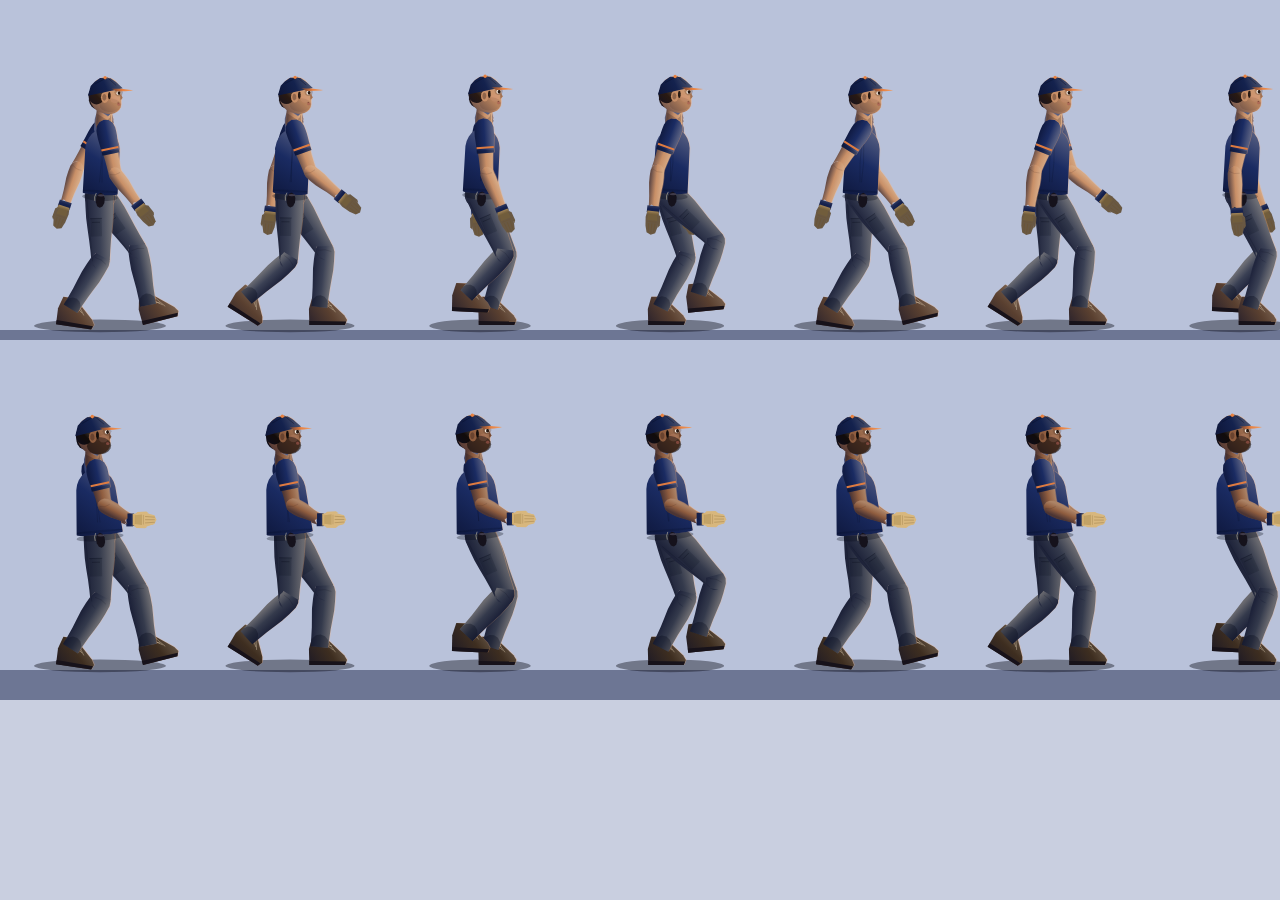
<file: _dev/gait-test.html>
<!doctype html><html><head><meta charset="utf-8"><title>gait</title><style>body{margin:0;background:#c9cfe0}svg{display:block}</style></head><body>
<svg id="s" width="1600" height="700" viewBox="0 0 1600 700" xmlns="http://www.w3.org/2000/svg"><rect width="1600" height="700" fill="#b9c2da"/><rect y="330" width="1600" height="10" fill="#6d7694"/><rect y="670" width="1600" height="30" fill="#6d7694"/></svg>
<script src="../js/core.js"></script><script src="../js/items.js"></script><script src="../js/human.js"></script><script src="../js/crew.js"></script>
<script>
(function(){
const SW=window.SW,R=Math.PI/180,svg=document.getElementById('s'),q=new URLSearchParams(location.search);
const yaw=(+(q.get('yaw')||0))*R, N=8, sc=1.45;
[0,1].forEach((row)=>{
  for(let k=0;k<N;k++){
    const cr=SW.crew.create(SW.CREW_LOOK[row]);
    const w=document.createElementNS('http://www.w3.org/2000/svg','g');
    w.setAttribute('transform',`translate(${100+k*190} ${row?665:325}) scale(${sc})`);
    w.appendChild(cr.g);svg.appendChild(w);
    SW.crew.apply(cr,{yaw,theta:k/N*Math.PI*2,amp:1,carry:row===1,gy:row?100:null,gf:row?27:0,gl:15,lean:row?-8:0});
  }
});
window.__done=true;
})();
</script></body></html>
</file>
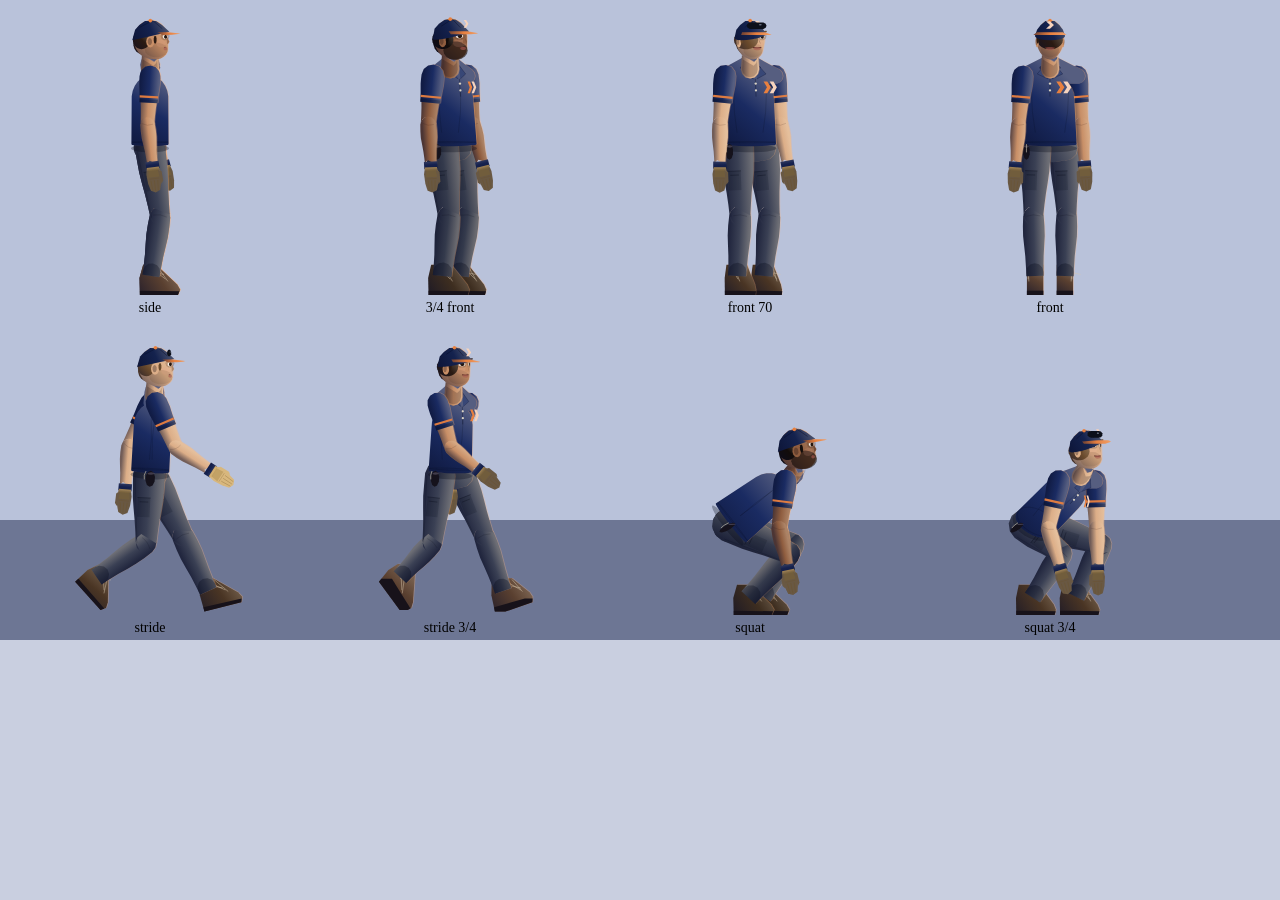
<file: _dev/human-test.html>
<!doctype html>
<html><head><meta charset="utf-8"><title>human rig test</title>
<style>body{margin:0;background:#c9cfe0}svg{display:block}</style></head>
<body>
<svg id="s" width="1500" height="640" viewBox="0 0 1500 640" xmlns="http://www.w3.org/2000/svg"><defs id="d"></defs><rect width="1500" height="640" fill="#b9c2da"/><rect y="520" width="1500" height="120" fill="#6d7694"/></svg>
<script src="../js/core.js"></script>
<script src="../js/items.js"></script>
<script src="../js/human.js"></script>
<script>
(function () {
  const SW = window.SW, V = SW.human.v, basis = SW.human.basis, R = Math.PI / 180;
  const svg = document.getElementById('s'), defs = document.getElementById('d');
  const figs = [];
  function standing(yaw, ex) {
    const pb = basis(yaw, 0);
    const P = [0, 95, 0];
    const feet = [0, 1].map((i) => ({ a: V.comb([0, 8, 0], pb.L, (i ? -1 : 1) * 9.6), pitch: 0, yaw }));
    return Object.assign({ pelvis: P, pelvisYaw: yaw, trunkYaw: yaw, trunkPitch: 0, headYaw: yaw, headPitch: 0, feet,
      arms: [{ flex: 4, elbow: 10, abd: 5 }, { flex: -3, elbow: 10, abd: 5 }] }, ex || {});
  }
  /* a mid-stride frame: left foot forward heel strike, right foot trailing at toe-off */
  function stride(yaw) {
    const pb = basis(yaw, 0), lat = 8.5;
    const P = V.comb([0, 90.5, 0], pb.F, 0);
    const fL = { a: V.comb([0, 10.5, 0], pb.F, 40, pb.L, lat), pitch: 14 * R, yaw };
    const fR = { a: V.comb([0, 22, 0], pb.F, -38, pb.L, -lat), pitch: -48 * R, yaw };
    return { pelvis: P, pelvisYaw: yaw + 4 * R, trunkYaw: yaw - 5 * R, trunkPitch: 3 * R, headYaw: yaw, headPitch: 0, feet: [fL, fR],
      arms: [{ flex: -24, elbow: 22, abd: 4 }, { flex: 26, elbow: 34, abd: 4 }] };
  }
  function squat(yaw) {
    const pb = basis(yaw, 0);
    const P = V.comb([0, 58, 0], pb.F, -14);
    const feet = [0, 1].map((i) => ({ a: V.comb([0, 8, 0], pb.F, i ? -4 : 6, pb.L, (i ? -1 : 1) * 16), pitch: 0, yaw }));
    const tgt = [0, 1].map((i) => V.comb([0, 22, 0], pb.F, 26, pb.L, (i ? -1 : 1) * 17));
    return { pelvis: P, pelvisYaw: yaw, trunkYaw: yaw, trunkPitch: 52 * R, headYaw: yaw, headPitch: -22 * R, feet, arms: [{ target: tgt[0] }, { target: tgt[1] }] };
  }
  function hoist(yaw) {
    const pb = basis(yaw, 0);
    const P = [0, 95, 0];
    const feet = [0, 1].map((i) => ({ a: V.comb([0, 8, 0], pb.L, (i ? -1 : 1) * 12, pb.F, i ? -6 : 8), pitch: 0, yaw }));
    const tgt = [0, 1].map((i) => V.comb([0, 168, 0], pb.F, 22, pb.L, (i ? -1 : 1) * 14));
    return { pelvis: P, pelvisYaw: yaw, trunkYaw: yaw, trunkPitch: -4 * R, headYaw: yaw, headPitch: 14 * R, feet, arms: [{ target: tgt[0] }, { target: tgt[1] }] };
  }
  const cases = [
    ['side', standing(0)], ['3/4 front', standing(35 * R)], ['front 70', standing(62 * R)], ['front', standing(90 * R)], ['back', standing(-90 * R)],
    ['stride', stride(0)], ['stride 3/4', stride(40 * R)], ['squat', squat(0)], ['squat 3/4', squat(40 * R)], ['hoist', hoist(0)],
  ];
  const q = new URLSearchParams(location.search); const pick = (q.get('c') || '').split(',').filter(Boolean).map(Number);
  const scale = +(q.get('s') || 1.55), cols = pick.length ? pick.length : 5, vw = +(q.get('w') || 300), vh = +(q.get('h') || 320), gy = +(q.get('g') || 295);
  const list = pick.length ? pick.map((k) => cases[k]) : cases;
  list.forEach((c, i) => {
    const rig = SW.human.create(SW.CREW_LOOK[(+(q.get('look')||0)+i) % SW.CREW_LOOK.length]);
    const col = i % cols, row = Math.floor(i / cols);
    const wrap = document.createElementNS('http://www.w3.org/2000/svg', 'g');
    wrap.setAttribute('transform', `translate(${vw / 2 + col * vw} ${row * vh + gy}) scale(${scale})`);
    wrap.appendChild(rig.g); svg.appendChild(wrap);
    rig.draw(c[1]);
    (q.get('hide') || '').split(',').filter(Boolean).forEach((n) => { [0, 1].forEach((k) => { [rig.legs[k][n], rig.arms[k][n]].forEach((e) => { if (e) e.style.display = 'none'; }); }); });
    const t = document.createElementNS('http://www.w3.org/2000/svg', 'text');
    t.setAttribute('x', vw / 2 + col * vw); t.setAttribute('y', row * vh + gy + 17); t.setAttribute('text-anchor', 'middle'); t.setAttribute('font-size', 14); t.textContent = c[0];
    svg.appendChild(t);
  });
  defs.innerHTML = SW.human.defs();
  window.__done = true;
})();
</script></body></html>
</file>
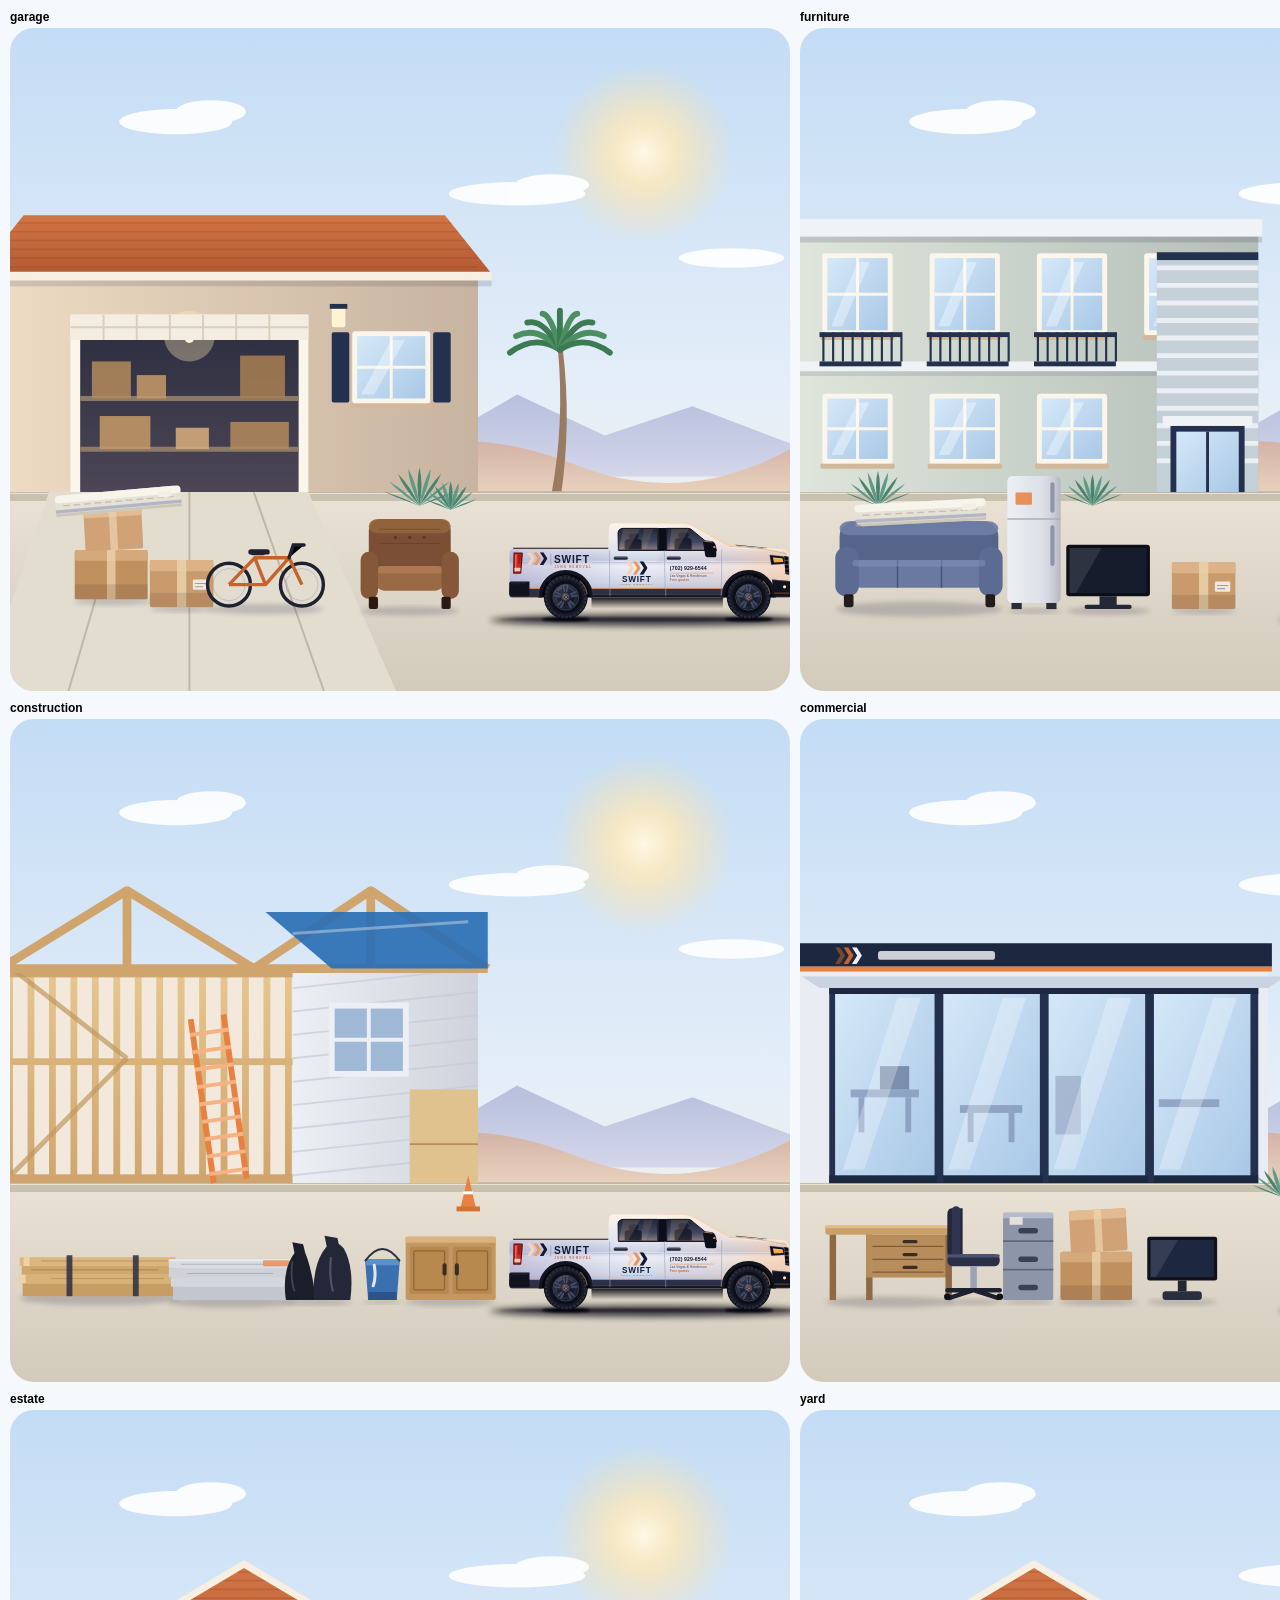
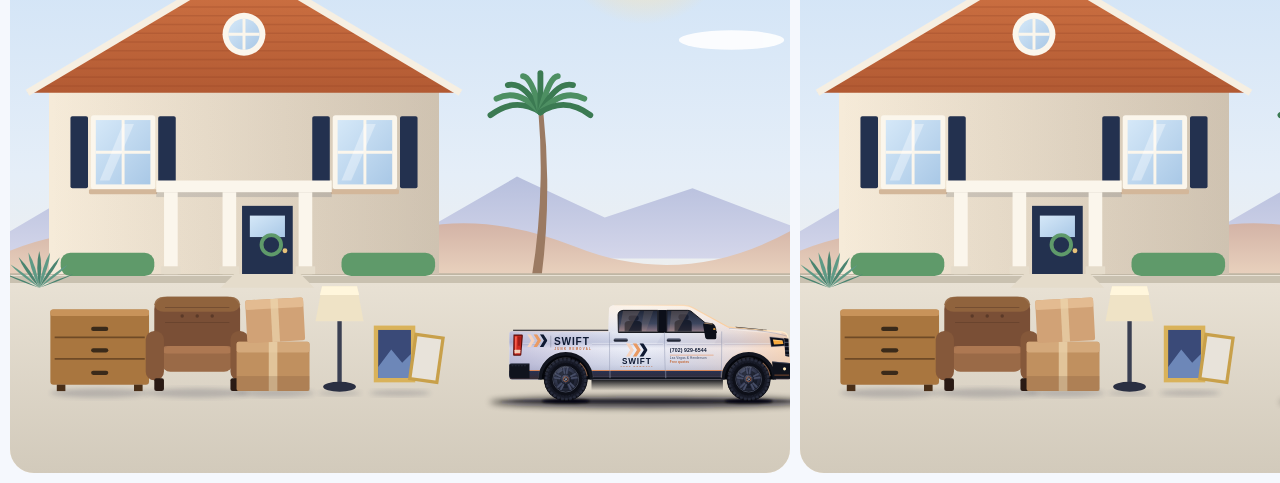
<file: _dev/scenes-test.html>
<!doctype html><html><head><meta charset="utf-8"><title>scenes</title>
<style>body{margin:0;background:#f5f8fd;font:12px sans-serif}.g{display:grid;grid-template-columns:repeat(2,780px);gap:10px;padding:10px}.g div{position:relative}svg.s{width:780px;height:663px;display:block;border-radius:24px}.it-pop{}h4{margin:0 0 4px}</style></head><body>
<svg id="sprite" width="0" height="0" style="position:absolute"><defs id="spriteDefs"></defs>
<symbol id="mark-dark" viewBox="0 0 172 108"><path d="M0 0H30L64 54L30 108H0L34 54Z" fill="#7a4630"/><path d="M54 0H84L118 54L84 108H54L88 54Z" fill="#c4632d"/><path d="M108 0H138L172 54L138 108H108L142 54Z" fill="#eef1fa"/></symbol><symbol id="mark-light" viewBox="0 0 172 108"><path d="M0 0H30L64 54L30 108H0L34 54Z" fill="#f6d3bd"/><path d="M54 0H84L118 54L84 108H54L88 54Z" fill="#e99a63"/><path d="M108 0H138L172 54L138 108H108L142 54Z" fill="#0f1a33"/></symbol></svg>
<div class="g" id="g"></div>
<script src="../js/core.js"></script><script src="../js/items.js"></script><script src="../js/truck.js"></script><script src="../js/scenes.js"></script>
<script>
const defs = SW.defs() + SW.truck.defs() + SW.scenes.defs() + SW.itemDefs();
document.getElementById('spriteDefs').innerHTML = defs;
const only = (location.search.match(/only=(\w+)/)||[])[1];
let h = '';
Object.keys(SW.scenes.build).forEach(k => { if (only && only !== k) return; h += '<div><h4>'+k+'</h4><svg class="s" viewBox="0 0 800 680">' + SW.scenes.build[k]() + '</svg></div>'; });
document.getElementById('g').innerHTML = h;
</script></body></html>
</file>
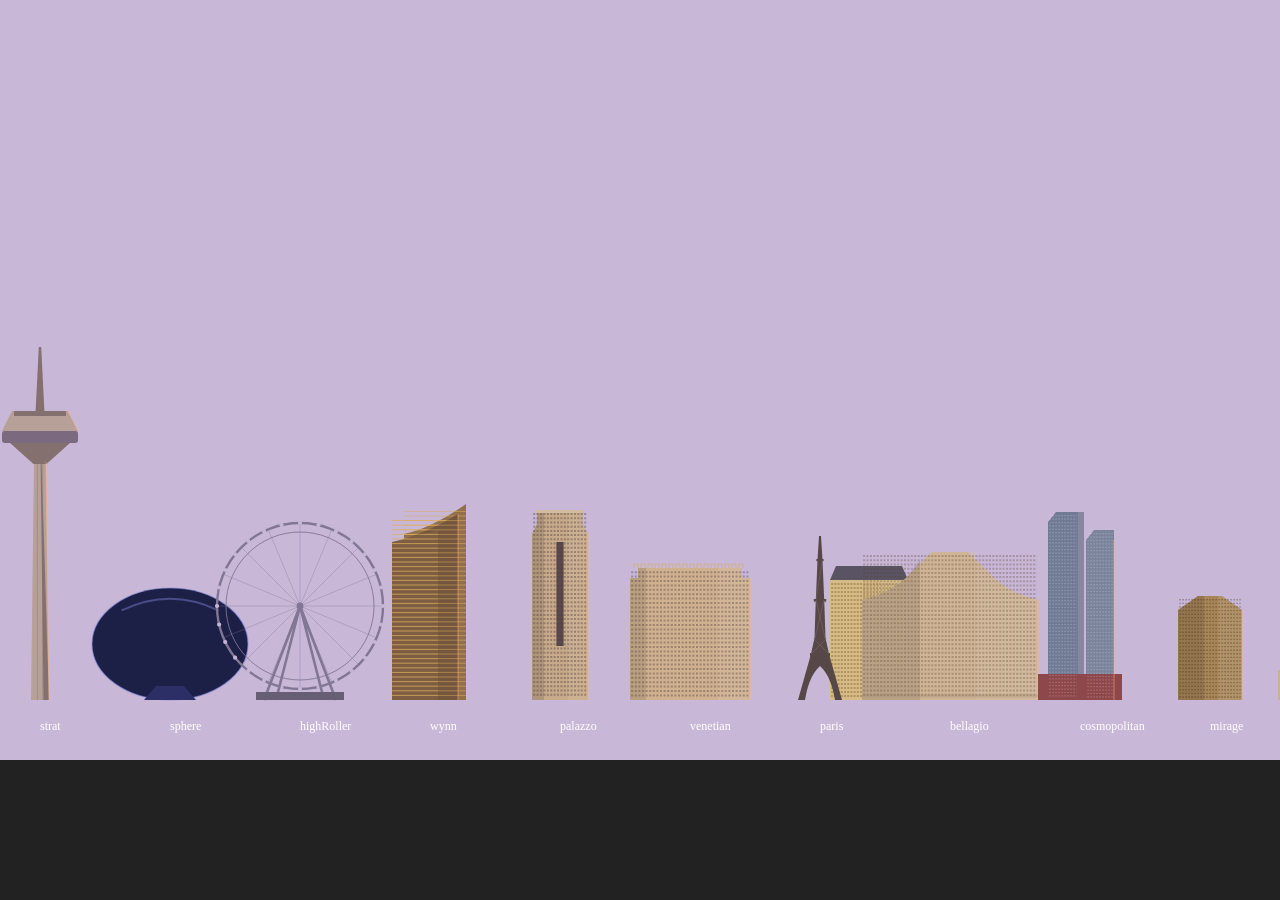
<file: _dev/sky-test.html>
<!doctype html><html><head><meta charset="utf-8"><style>body{margin:0;background:#222}svg{display:block}</style></head><body>
<svg id="sprite" width="0" height="0" style="position:absolute"><defs id="d"></defs></svg><div id="g"></div>
<script src="../js/core.js"></script><script src="../js/items.js"></script><script src="../js/landmarks.js"></script>
<script>
SW.bg = {}; 
document.getElementById('d').innerHTML = SW.defs();
const names = ['strat','sphere','highRoller','wynn','palazzo','venetian','paris','bellagio','cosmopolitan','mirage','caesars','nyny','mgmGrand','luxor','mandalay','fontainebleau','treasure','flamingo'];
let x = 40, s = '';
names.forEach((n) => { const b = SW.LV[n](); s += `<g transform="translate(${x} 700)">${b.s}</g><text x="${x}" y="730" fill="#fff" font-size="12">${n}</text>`; x += 130; });
document.getElementById('g').innerHTML = `<svg width="${x}" height="760" viewBox="0 0 ${x} 760"><rect width="${x}" height="760" fill="#c9b7d8"/>${s}</svg>`;
</script></body></html>
</file>
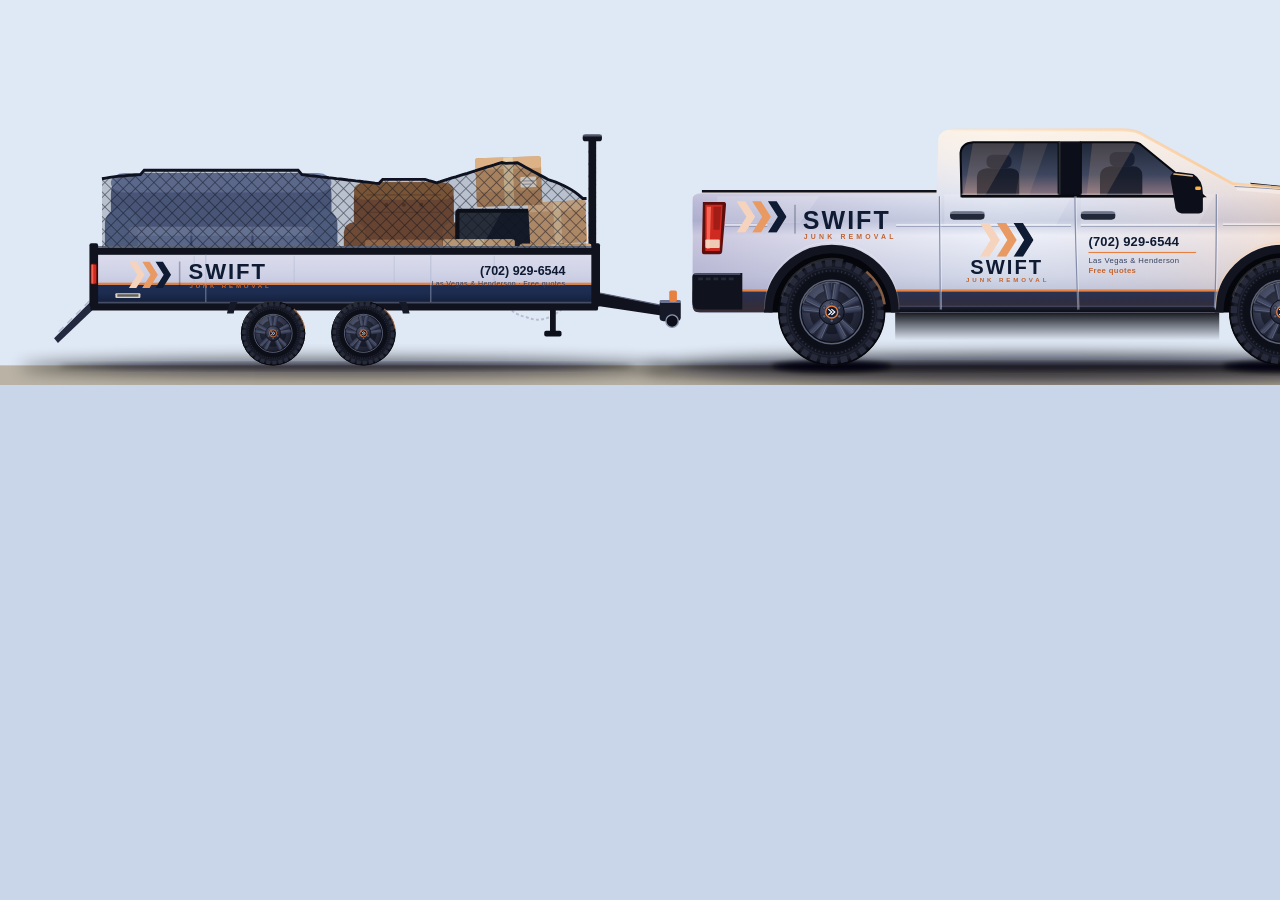
<file: _dev/trailer-test.html>
<!doctype html><html><head><meta charset="utf-8"><title>trailer</title>
<style>body{margin:0;background:#c9d6ea;font:12px sans-serif}svg.s{display:block;width:1500px;height:auto}</style></head><body>
<svg id="sprite" width="0" height="0" style="position:absolute"><defs id="spriteDefs"></defs>
<symbol id="mark-dark" viewBox="0 0 172 108"><path d="M0 0H30L64 54L30 108H0L34 54Z" fill="#7a4630"/><path d="M54 0H84L118 54L84 108H54L88 54Z" fill="#c4632d"/><path d="M108 0H138L172 54L138 108H108L142 54Z" fill="#eef1fa"/></symbol>
<symbol id="mark-light" viewBox="0 0 172 108"><path d="M0 0H30L64 54L30 108H0L34 54Z" fill="#f6d3bd"/><path d="M54 0H84L118 54L84 108H54L88 54Z" fill="#e99a63"/><path d="M108 0H138L172 54L138 108H108L142 54Z" fill="#0f1a33"/></symbol></svg>
<div id="g"></div>
<script src="../js/core.js"></script><script src="../js/items.js"></script><script src="../js/truck.js"></script><script src="../js/trailer.js"></script>
<script>
document.getElementById('spriteDefs').innerHTML = SW.defs() + SW.truck.defs() + SW.trailer.defs() + SW.itemDefs();
const q = new URLSearchParams(location.search), net = q.get('net') !== '0';
const strip = (s) => s.replace(/ id="[^"]*"/g, '');
let load = '';
SW.trailer.LOAD.forEach((it) => { load += `<use href="#it-${it.t}" transform="${SW.trailer.tf(it)}"/>`; });
const n = SW.trailer.net();
const netSvg = net ? `<clipPath id="nc"><path d="${n.d}"/></clipPath><g clip-path="url(#nc)"><path d="${n.d}" fill="#0d1120" opacity=".18"/><path d="${n.d}" fill="url(#trMesh)" opacity=".75"/></g><path d="${n.top}" fill="none" stroke="#0d1120" stroke-width="3"/>` : '';
const truck = strip(SW.truck.markup().replace('<g id="bedItems"></g>', ''));
document.getElementById('g').innerHTML = `<svg class="s" viewBox="-720 -380 1560 400">
<rect x="-720" y="-380" width="1560" height="400" fill="#dfe8f5"/><rect x="-720" y="0" width="1560" height="30" fill="#b9b2a5"/>
<g>${SW.trailer.back()}</g><g>${load}</g><g>${SW.trailer.front()}</g>${netSvg}
<g>${truck}</g></svg>`;
</script></body></html>
</file>
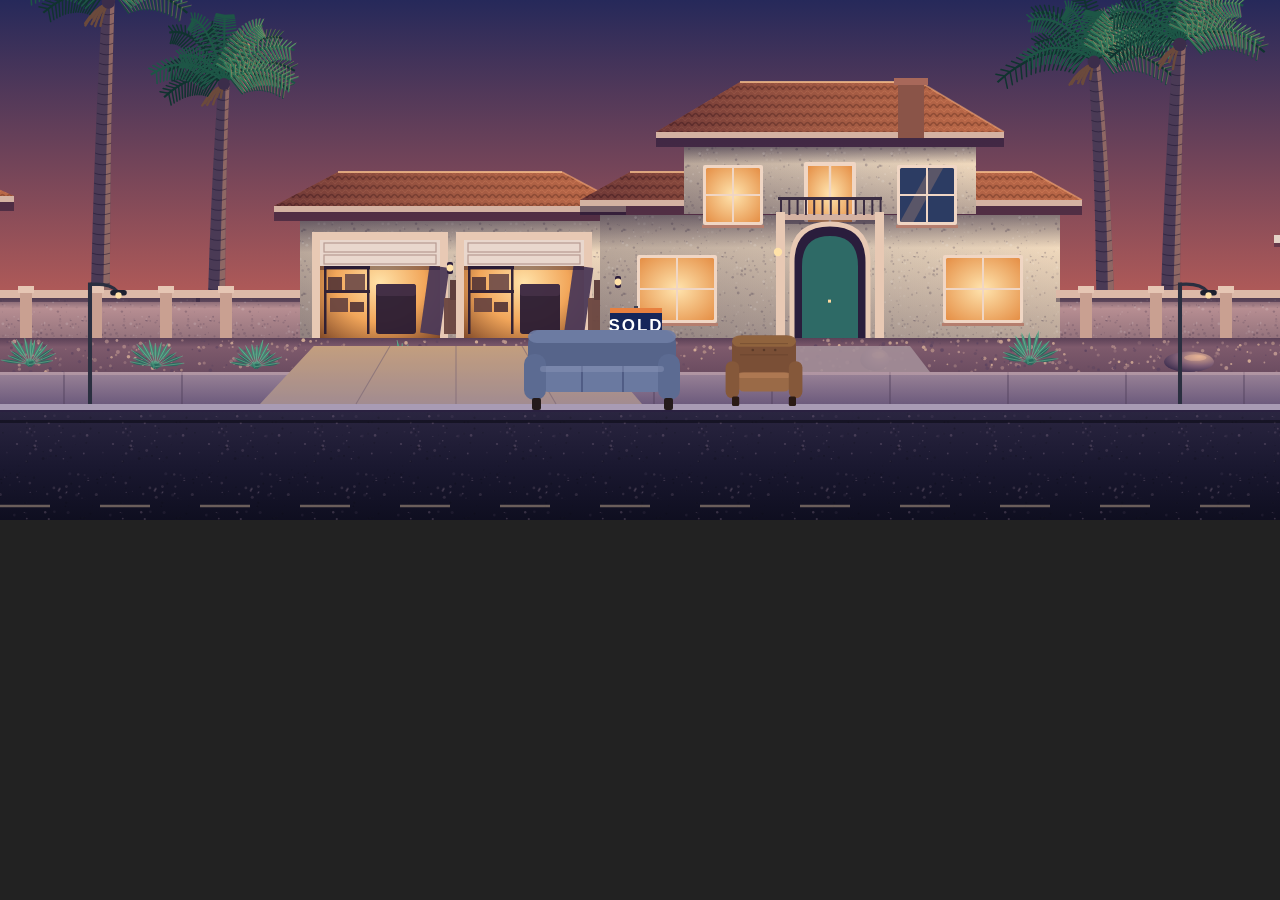
<file: _dev/world-test.html>
<!doctype html><html><head><meta charset="utf-8"><title>world</title>
<style>body{margin:0;background:#222;font:12px sans-serif}svg.s{display:block;width:1500px;height:auto}</style></head><body>
<svg id="sprite" width="0" height="0" style="position:absolute"><defs id="spriteDefs"></defs>
<symbol id="mark-dark" viewBox="0 0 172 108"><path d="M0 0H30L64 54L30 108H0L34 54Z" fill="#7a4630"/><path d="M54 0H84L118 54L84 108H54L88 54Z" fill="#c4632d"/><path d="M108 0H138L172 54L138 108H108L142 54Z" fill="#eef1fa"/></symbol></svg>
<div id="g"></div>
<script src="../js/core.js"></script><script src="../js/items.js"></script><script src="../js/world.js"></script><script src="../js/hero-world.js"></script>
<script>
document.getElementById('spriteDefs').innerHTML = SW.defs() + SW.itemDefs();
const q = new URLSearchParams(location.search);
const x0 = +(q.get('x') || -300), w = +(q.get('w') || 1500);
const segs = SW.world.buildHero();
let body = '', lights = '';
segs.forEach((s) => { body += s.svg; lights += s.lights; });
const sky = '<defs><linearGradient id="tsky" x1="0" y1="0" x2="0" y2="1"><stop offset="0" stop-color="#26295a"/><stop offset=".6" stop-color="#b85d58"/><stop offset="1" stop-color="#f8bb83"/></linearGradient></defs>';
document.getElementById('g').innerHTML = `<svg class="s" viewBox="${x0} 0 ${w} 520">${sky}<rect x="${x0}" y="0" width="${w}" height="520" fill="url(#tsky)"/>${body}</svg>`;
</script></body></html>
</file>
<file: css/sections.css>
/* ============================================================================
   Everything below the ride.
   Concept: the page is a stack of rounded "sheets" that slide over one another,
   alternating night (navy) and day (cool paper). The ride ended at night, so the
   first sheet is night and holds one bright paper work order. Copper stays the
   only accent; on paper it darkens to --copper-ink so it passes contrast.
   ========================================================================== */
:root {
  --paper: #f5f8fd;
  --paper-2: #e9eef8;
  --paper-3: #d6deee;
  --ink: #0b1220;
  --ink-2: #36415d;
  --ink-3: #5b6684;
  --copper-ink: #b0501a;
  --mono: "IBM Plex Mono", ui-monospace, "Cascadia Mono", Consolas, monospace;
  --ease: cubic-bezier(.2, .7, .2, 1);
  --ease-out: cubic-bezier(.16, 1, .3, 1);
  --spring: cubic-bezier(.34, 1.45, .64, 1);
}
@property --fill { syntax: '<percentage>'; inherits: true; initial-value: 0%; }

/* ---------- sheets ---------- */
.sheet {
  --r: clamp(26px, 4.2vw, 60px);
  --bg: var(--navy-950); --fg: #fff; --fg-2: var(--ice-dim); --fg-3: var(--ice-mute);
  --rule: rgba(238, 241, 250, .12); --accent: var(--copper-500); --accent-ink: var(--copper-300);
  position: relative; margin-top: calc(var(--r) * -1);
  padding-top: calc(var(--r) + clamp(40px, 5.4vw, 80px)); padding-bottom: clamp(72px, 10vw, 140px);
  border-radius: var(--r) var(--r) 0 0; background: var(--bg); color: var(--fg-2);
}
.sheet--night { box-shadow: inset 0 1px 0 rgba(238, 241, 250, .09); }
.sheet--day {
  --bg: var(--paper); --fg: var(--ink); --fg-2: var(--ink-2); --fg-3: var(--ink-3);
  --rule: rgba(11, 18, 32, .12); --accent: var(--copper-500); --accent-ink: var(--copper-ink);
  box-shadow: 0 -24px 60px -30px rgba(0, 0, 0, .55);
}
.h2 { margin: 0; font: 800 clamp(2.4rem, 5.2vw, 4.4rem)/.98 var(--display); letter-spacing: -.035em; color: var(--fg); text-wrap: balance; }
.lede { margin: 20px 0 0; max-width: 52ch; font: 400 clamp(1.05rem, 1.4vw, 1.22rem)/1.55 var(--body); color: var(--fg-2); text-wrap: pretty; }
.wrap { width: 100%; max-width: 1240px; margin-inline: auto; padding-inline: max(var(--gutter), env(safe-area-inset-left, 0px)); }

/* the promise ticker between the ride and the first sheet; its bottom padding hides under the sheet's rounded corners */
.strip { position: relative; overflow: hidden; background: var(--navy-900); border-top: 1px solid rgba(232, 128, 63, .35); padding: 17px 0 calc(17px + clamp(26px, 4.2vw, 60px)); -webkit-mask-image: linear-gradient(90deg, transparent, #000 8%, #000 92%, transparent); mask-image: linear-gradient(90deg, transparent, #000 8%, #000 92%, transparent); }
.strip-track { display: flex; width: max-content; animation: ticker 46s linear infinite; }
.strip:hover .strip-track { animation-play-state: paused; }
.strip ul { margin: 0; padding: 0; list-style: none; display: flex; flex: none; }
.strip li { display: flex; align-items: center; gap: clamp(22px, 3vw, 40px); padding-left: clamp(22px, 3vw, 40px); white-space: nowrap; font: 500 15.5px/1.2 var(--body); color: var(--ice-dim); }
.strip .tick-mark { width: 26px; height: auto; flex: none; opacity: .9; }
@keyframes ticker { to { transform: translate3d(-50%, 0, 0); } }
@media (prefers-reduced-motion: reduce) { .strip-track { animation: none; width: auto; flex-wrap: wrap; justify-content: center; } .strip ul[aria-hidden] { display: none; } .strip { -webkit-mask-image: none; mask-image: none; } .strip ul { flex-wrap: wrap; justify-content: center; row-gap: 10px; } }

/* ---------- reveal: visible by default; only hidden once JS has armed it ---------- */
html.anim [data-reveal] { opacity: 0; transform: translate3d(0, 28px, 0); transition: opacity .9s var(--ease-out) var(--d, 0s), transform 1.05s var(--ease-out) var(--d, 0s); }
html.anim [data-reveal].in { opacity: 1; transform: none; }

/* ---------- nav over bright sheets ---------- */
.nav .mk-l { display: none; }
.nav.light .mk-d { display: none; }
.nav.light .mk-l { display: block; }
.nav.light.solid { background: rgba(245, 248, 253, .88); box-shadow: 0 1px 0 rgba(11, 18, 32, .1); }
.nav.light .brand-name { color: var(--ink); }
.nav.light .brand-sub { color: var(--copper-ink); }
.nav.light .nav-links a { color: var(--ink-2); }
.nav.light .nav-links a:hover { color: var(--ink); }
.nav.light .btn-ghost { color: var(--ink); border-color: rgba(11, 18, 32, .28); background: rgba(255, 255, 255, .5); }
.nav.light .btn-ghost:hover { border-color: var(--ink); background: #fff; }
.nav .brand-name, .nav .brand-sub, .nav .nav-links a, .nav .btn-ghost { transition: color .3s, border-color .3s, background .3s; }

/* ============================================================================
   QUOTE: a bright work order on the night sheet
   ========================================================================== */
.quote { overflow: hidden; background-color: var(--navy-950); background-image: radial-gradient(60% 46% at 76% 34%, rgba(232, 128, 63, .13), transparent 70%), radial-gradient(50% 40% at 8% 90%, rgba(62, 84, 150, .18), transparent 70%); }
.quote-grid { display: grid; grid-template-columns: minmax(0, .82fr) minmax(0, 1fr); gap: clamp(36px, 6.5vw, 96px); align-items: start; }
.q-copy { position: sticky; top: 104px; }
.q-copy .h2 { max-width: 11ch; }
.q-copy .lede { max-width: 40ch; }

.loader { margin: 38px 0 6px; padding: 0; }
.loader-stage { position: relative; }
.loader-stage::after { content: ""; position: absolute; left: 6%; right: 6%; bottom: 2%; height: 16%; background: radial-gradient(50% 50% at 50% 50%, rgba(232, 128, 63, .22), transparent 70%); pointer-events: none; }
#loadSvg { display: block; width: 100%; height: auto; overflow: visible; position: relative; z-index: 1; }
.loader figcaption { display: flex; align-items: center; gap: 10px; margin-top: 12px; font: 500 14.5px/1.4 var(--body); color: var(--fg-2); min-height: 22px; }
.loader-dot { width: 8px; height: 8px; border-radius: 50%; background: var(--ice-mute); flex: none; transition: background .3s, box-shadow .3s; }
.loader.has .loader-dot { background: var(--copper-500); box-shadow: 0 0 0 4px rgba(232, 128, 63, .25); }
.ld-in { transform: translateY(-240px); opacity: 0; transition: transform .8s var(--spring) calc(var(--i, 0) * .1s), opacity .25s linear calc(var(--i, 0) * .1s); }
.ld-on .ld-in { transform: none; opacity: 1; }
.checks { margin: 30px 0 0; padding: 0; list-style: none; display: grid; gap: 13px; }
.checks li { display: flex; gap: 12px; align-items: flex-start; font: 500 17px/1.4 var(--body); color: var(--fg); }
.checks svg { width: 20px; height: 20px; margin-top: 2px; color: var(--accent); flex: none; }
.contact-lines { margin-top: 30px; padding-top: 22px; border-top: 1px solid var(--rule); display: grid; gap: 6px; font: 400 16px/1.5 var(--body); color: var(--fg-2); }
.contact-lines a { color: var(--fg); font-weight: 600; text-decoration: none; }
.contact-lines a:hover { color: var(--accent-ink); }

/* the order: three paper pieces joined by perforation, so the notches are masks, not circles painted on */
.wo-wrap { position: relative; width: 100%; max-width: 660px; margin-left: auto; }
.wo-shell { position: relative; filter: drop-shadow(0 38px 46px rgba(0, 0, 0, .5)) drop-shadow(0 3px 0 rgba(255, 255, 255, .05)); }
.wo { display: block; color: var(--ink); }
.wo > * { background-color: var(--paper); -webkit-mask-composite: source-in; mask-composite: intersect; }
.m-b { -webkit-mask-image: radial-gradient(circle 12px at 0 100%, #0000 96%, #000), radial-gradient(circle 12px at 100% 100%, #0000 96%, #000); mask-image: radial-gradient(circle 12px at 0 100%, #0000 96%, #000), radial-gradient(circle 12px at 100% 100%, #0000 96%, #000); }
.m-t { -webkit-mask-image: radial-gradient(circle 12px at 0 0, #0000 96%, #000), radial-gradient(circle 12px at 100% 0, #0000 96%, #000); mask-image: radial-gradient(circle 12px at 0 0, #0000 96%, #000), radial-gradient(circle 12px at 100% 0, #0000 96%, #000); }
.m-tb { -webkit-mask-image: radial-gradient(circle 12px at 0 0, #0000 96%, #000), radial-gradient(circle 12px at 100% 0, #0000 96%, #000); mask-image: radial-gradient(circle 12px at 0 0, #0000 96%, #000), radial-gradient(circle 12px at 100% 0, #0000 96%, #000); }

.wo-head { display: flex; align-items: center; justify-content: space-between; gap: 18px; padding: 22px 30px 24px; border-radius: 24px 24px 0 0; }
.wo-id { display: flex; align-items: center; gap: 14px; }
.wo-id svg { width: 44px; height: auto; flex: none; }
.wo-id b { display: block; font: 700 19px/1.1 var(--display); letter-spacing: -.01em; color: var(--ink); }
.wo-id span { display: block; margin-top: 3px; font: 500 12.5px/1.2 var(--body); color: var(--ink-3); }
.wo-meta { margin: 0; display: flex; gap: 22px; text-align: right; }
.wo-meta dt { font: 500 10.5px/1 var(--mono); letter-spacing: .1em; text-transform: uppercase; color: var(--ink-3); }
.wo-meta dd { margin: 5px 0 0; font: 600 13.5px/1 var(--mono); color: var(--ink); white-space: nowrap; }

.wo-body { position: relative; padding: 28px 30px 30px; background-image: repeating-linear-gradient(90deg, rgba(11, 18, 32, .3) 0 7px, transparent 7px 14px); background-size: 100% 2px; background-repeat: no-repeat; background-position: 0 0; }
.wo-steps { margin: 0 0 26px; padding: 0; list-style: none; display: flex; align-items: center; }
.wo-steps li { display: flex; align-items: center; flex: none; }
.wo-steps li:not(:last-child) { flex: 1 1 auto; }
.wo-steps li:not(:last-child)::after { content: ""; flex: 1; height: 2px; min-width: 18px; margin: 0 12px; border-radius: 2px; background: linear-gradient(90deg, var(--copper-500) var(--fill, 0%), var(--paper-3) var(--fill, 0%)); transition: --fill .5s; }
.wo-steps button { display: inline-flex; align-items: center; gap: 9px; padding: 0; background: none; border: 0; cursor: default; font: 600 14px/1 var(--body); color: var(--ink-3); }
.wo-steps button:not(:disabled) { cursor: pointer; }
.wo-steps i { display: grid; place-items: center; width: 28px; height: 28px; border-radius: 50%; border: 2px solid var(--paper-3); background: #fff; font: 600 13px/1 var(--mono); font-style: normal; color: var(--ink-3); transition: all .35s var(--ease); }
.wo-steps li.on button { color: var(--ink); }
.wo-steps li.on i { border-color: var(--copper-500); background: var(--copper-500); color: #fff; box-shadow: 0 0 0 5px rgba(232, 128, 63, .18); }
.wo-steps li.done i { border-color: var(--ink); background: var(--ink); color: #fff; }
.wo-steps li.done button { color: var(--ink-2); }

.wo-panes { display: grid; }
.pane { grid-area: 1 / 1; opacity: 0; visibility: hidden; transform: translate3d(34px, 0, 0); transition: opacity .35s ease, transform .55s var(--ease-out), visibility 0s linear .35s; }
.pane.on { opacity: 1; visibility: visible; transform: none; transition-delay: 0s; }
.pane.back { transform: translate3d(-34px, 0, 0); }
.pane h3 { margin: 0; font: 800 clamp(1.7rem, 3vw, 2.15rem)/1.05 var(--display); letter-spacing: -.025em; color: var(--ink); outline: none; }
.pane-sub { margin: 8px 0 20px; font: 400 15.5px/1.45 var(--body); color: var(--ink-3); }

.tiles { display: grid; grid-template-columns: repeat(3, minmax(0, 1fr)); gap: 11px; }
.tile { position: relative; display: flex; flex-direction: column; gap: 3px; padding: 12px 12px 13px; border-radius: 16px; background: #fff; border: 1.5px solid var(--paper-3); cursor: pointer; transition: transform .3s var(--ease), border-color .2s, box-shadow .3s, background .2s; }
.tile:hover { transform: translateY(-2px); border-color: #b9c5df; box-shadow: 0 14px 26px -16px rgba(11, 18, 32, .4); }
.tile input { position: absolute; inset: 0; width: 100%; height: 100%; margin: 0; opacity: 0; cursor: pointer; }
.tile-art { display: block; width: 100%; height: auto; margin-bottom: 8px; overflow: visible; }
.tile b { font: 700 15px/1.2 var(--display); color: var(--ink); letter-spacing: -.005em; }
.tile small { font: 400 12.5px/1.3 var(--body); color: var(--ink-3); }
.tile .tick { position: absolute; top: 9px; right: 9px; display: grid; place-items: center; width: 22px; height: 22px; border-radius: 50%; background: var(--copper-500); color: #fff; transform: scale(0); transition: transform .35s var(--spring); }
.tile .tick svg { width: 13px; height: 13px; }
.tile.is-on { border-color: var(--copper-500); background: #fff8f2; box-shadow: 0 0 0 3px rgba(232, 128, 63, .2), 0 14px 26px -18px rgba(176, 80, 26, .6); }
.tile.is-on .tick { transform: scale(1); }
.tile:focus-within { outline: 3px solid var(--copper-300); outline-offset: 2px; }
.tile.is-on .tile-art g > use, .tile.is-on .tile-art g > text { animation: hop .6s var(--spring) both; animation-delay: calc(var(--k, 0) * .06s); }
@keyframes hop { 0% { transform: translateY(0); } 38% { transform: translateY(-9px); } 100% { transform: translateY(0); } }

.field { display: grid; gap: 7px; align-content: start; }
.field + .field, .field + fieldset.field, fieldset.field + .field { margin-top: 18px; }
.field label, .field legend, .label-like { font: 600 14px/1.2 var(--body); color: var(--ink); padding: 0; }
.field .hint { font-weight: 400; color: var(--ink-3); }
.field input[type="text"], .field input[type="tel"], .field textarea {
  width: 100%; min-height: 54px; padding: 13px 15px; border-radius: 14px; background: #fff; color: var(--ink);
  border: 1.5px solid var(--paper-3); font: 500 17px/1.3 var(--body); transition: border-color .2s, box-shadow .2s;
}
.field input::placeholder, .field textarea::placeholder { color: #98a3bd; font-weight: 400; }
.field textarea { min-height: 104px; resize: vertical; line-height: 1.45; font-weight: 400; font-size: 16px; }
.field input:focus, .field textarea:focus { outline: none; border-color: var(--copper-500); box-shadow: 0 0 0 4px rgba(232, 128, 63, .2); }
.field input[aria-invalid="true"] { border-color: #d9482f; }
.err { min-height: 0; font: 600 13.5px/1.35 var(--body); color: #c13a22; }
.err:empty { display: none; }
.zip-field { max-width: 300px; }
.zip-field input { font-family: var(--mono); font-weight: 500; letter-spacing: .12em; font-size: 22px; }
.zip-note { margin: 0; min-height: 20px; font: 500 14px/1.4 var(--body); color: var(--ink-3); }
.zip-note.ok { color: #1f7a48; }
.zip-note.warn { color: #9a5a12; }
.when-field { border: 0; margin: 18px 0 0; padding: 0; min-width: 0; }
.chips { display: flex; flex-wrap: wrap; gap: 8px; }
.chip { position: relative; }
.chip input { position: absolute; inset: 0; width: 100%; height: 100%; margin: 0; opacity: 0; cursor: pointer; }
.chip span { display: inline-flex; align-items: center; min-height: 46px; padding: 0 19px; border-radius: 999px; background: #fff; border: 1.5px solid var(--paper-3); font: 600 15px/1 var(--body); color: var(--ink-2); transition: all .22s var(--ease); }
.chip:hover span { border-color: #b9c5df; }
.chip input:checked + span { background: var(--ink); border-color: var(--ink); color: #fff; }
.chip input:focus-visible + span { outline: 3px solid var(--copper-300); outline-offset: 2px; }
.who-grid { display: grid; grid-template-columns: 1fr 1fr; gap: 14px; margin-bottom: 18px; }
.who-grid .field + .field { margin-top: 0; }

.drop { position: relative; display: flex; align-items: center; gap: 14px; min-height: 64px; padding: 12px 16px; border-radius: 14px; border: 1.5px dashed #aab7d4; background: repeating-linear-gradient(135deg, rgba(11, 18, 32, .018) 0 10px, transparent 10px 20px), #fff; font: 400 15px/1.3 var(--body); color: var(--ink-2); cursor: pointer; transition: border-color .2s, background .2s, transform .25s var(--ease); }
.drop b { font-weight: 700; color: var(--ink); }
.drop svg { width: 26px; height: 26px; color: var(--copper-ink); flex: none; }
.drop:hover, .drop.over { border-color: var(--copper-500); background-color: #fff8f2; }
.drop.over { transform: scale(1.01); }
.drop input { position: absolute; opacity: 0; width: 1px; height: 1px; }
.drop:focus-within { border-color: var(--copper-500); box-shadow: 0 0 0 4px rgba(232, 128, 63, .2); }
.thumbs { margin: 12px 0 0; padding: 0; list-style: none; display: flex; flex-wrap: wrap; gap: 9px; }
.thumbs li { position: relative; width: 64px; height: 64px; border-radius: 12px; overflow: hidden; background: var(--paper-2); box-shadow: 0 6px 14px -8px rgba(11, 18, 32, .5); animation: thumbIn .45s var(--spring) both; }
.thumbs img { width: 100%; height: 100%; object-fit: cover; display: block; }
.thumbs button { position: absolute; top: 3px; right: 3px; display: grid; place-items: center; width: 22px; height: 22px; padding: 0; border: 0; border-radius: 50%; background: rgba(11, 18, 32, .78); color: #fff; font: 700 13px/1 var(--body); cursor: pointer; }
.thumbs button:hover { background: var(--ink); }
@keyframes thumbIn { from { transform: scale(.5); opacity: 0; } to { transform: none; opacity: 1; } }

.wo-stub { padding: 24px 30px 22px; background-color: var(--paper-2); border-radius: 0 0 24px 24px; background-image: repeating-linear-gradient(90deg, rgba(11, 18, 32, .3) 0 7px, transparent 7px 14px); background-size: 100% 2px; background-repeat: no-repeat; background-position: 0 0; }
.wo-sum { margin: 0 0 20px; display: grid; gap: 9px; }
.wo-sum > div { display: flex; align-items: baseline; gap: 8px; }
.wo-sum dt { font: 500 11.5px/1 var(--mono); letter-spacing: .1em; text-transform: uppercase; color: var(--ink-3); }
.wo-sum .lead { flex: 1; min-width: 12px; border-bottom: 1.5px dotted rgba(11, 18, 32, .3); transform: translateY(-3px); }
.wo-sum dd { margin: 0; max-width: 62%; font: 600 14.5px/1.25 var(--body); color: var(--ink); text-align: right; transition: color .25s; }
.wo-sum dd.empty { color: #8a96b3; font-weight: 500; }
.wo-sum dd.ok { color: #1f7a48; }
.wo-actions { display: flex; align-items: center; justify-content: space-between; gap: 14px; }
.wo-actions .btn-primary { margin-left: auto; min-height: 54px; padding: 0 26px; }
.wo-actions .btn svg { width: 18px; height: 18px; }
.wo-back { min-height: 54px; padding: 0 6px; background: none; border: 0; cursor: pointer; font: 600 15.5px/1 var(--body); color: var(--ink-2); text-decoration: underline; text-underline-offset: 4px; text-decoration-color: var(--paper-3); }
.wo-back:hover { color: var(--ink); text-decoration-color: var(--ink); }
.wo-back[hidden] { display: none; }
.wo-fine { margin: 14px 0 0; font: 400 13px/1.4 var(--body); color: var(--ink-3); }
.barcode { display: flex; align-items: stretch; gap: 0; height: 30px; margin-top: 18px; opacity: .78; }
.barcode i { display: block; background: var(--ink); }

.wo-done { display: none; padding: 38px 34px 34px; border-radius: 24px; background: var(--paper); color: var(--ink); text-align: left; outline: none; }
.wo-wrap.sent .wo { display: none; }
.wo-wrap.sent .wo-done { display: block; animation: thud .5s var(--ease-out) .35s both; }
@keyframes thud { 0% { transform: translateY(0); } 30% { transform: translateY(5px); } 100% { transform: none; } }
.stamp { display: inline-block; padding: 9px 24px 8px; border: 3px solid var(--copper-ink); outline: 2px solid var(--copper-ink); outline-offset: -9px; border-radius: 10px; color: var(--copper-ink); font: 800 24px/1 var(--display); letter-spacing: .16em; text-transform: uppercase; transform: rotate(-7deg); opacity: .94; animation: stampIn .5s cubic-bezier(.2, 1.4, .4, 1) .05s both; }
@keyframes stampIn { from { transform: rotate(-16deg) scale(2.4); opacity: 0; } to { transform: rotate(-7deg) scale(1); opacity: .94; } }
.wo-done h3 { margin: 24px 0 0; font: 800 clamp(1.9rem, 3.4vw, 2.5rem)/1.04 var(--display); letter-spacing: -.03em; color: var(--ink); }
.done-lede { margin: 12px 0 0; max-width: 44ch; font: 400 16.5px/1.55 var(--body); color: var(--ink-2); }
.next-list { margin: 26px 0 0; padding: 0; list-style: none; display: grid; gap: 14px; }
.next-list li { display: flex; gap: 14px; align-items: flex-start; font: 400 15px/1.45 var(--body); color: var(--ink-2); }
.next-list i { display: grid; place-items: center; flex: none; width: 28px; height: 28px; border-radius: 50%; background: var(--ink); color: #fff; font: 600 13px/1 var(--mono); font-style: normal; }
.next-list b { display: block; font: 700 16px/1.3 var(--display); color: var(--ink); }
.done-ref { margin: 26px 0 0; padding-top: 18px; border-top: 2px dashed var(--paper-3); font: 500 13px/1 var(--mono); letter-spacing: .06em; color: var(--ink-3); }
.done-ref b { color: var(--ink); font-weight: 600; }
.fail { margin: 14px 0 0; padding: 12px 14px; border-radius: 10px; background: #fdecea; border: 1px solid #f0a79e; color: #9a2a1b; font: 600 14px/1.45 var(--body); }
.fail a { color: inherit; }
.fail[hidden] { display: none; }
.btn.busy { opacity: .7; pointer-events: none; }
.demo-note { margin: 14px 0 0; padding: 10px 14px; border-radius: 10px; background: #fff1e6; border: 1px solid #f0b88c; color: #8a4310; font: 500 13.5px/1.4 var(--body); }
.wo-again { margin-top: 18px; padding: 0; background: none; border: 0; cursor: pointer; font: 600 15px/1 var(--body); color: var(--ink-2); text-decoration: underline; text-underline-offset: 4px; text-decoration-color: var(--paper-3); }
.wo-again:hover { color: var(--ink); text-decoration-color: var(--ink); }

/* the order prints out once, when it scrolls into view */
html.anim .wo-shell { clip-path: inset(0 0 100% 0); transform: translateY(-10px) rotate(-.6deg); transition: clip-path 1.25s var(--ease-out) .1s, transform 1.4s var(--ease-out) .1s; }
html.anim .wo-shell.in { clip-path: inset(-60px -60px -90px -60px); transform: none; }

@media (max-width: 1000px) {
  .q-copy { position: static; }
  .quote-grid { grid-template-columns: 1fr; }
  .q-copy .h2 { max-width: 14ch; }
  .wo-wrap { margin-inline: auto; max-width: 720px; }
  .loader { max-width: 520px; }
}
@media (max-width: 640px) {
  .tiles { grid-template-columns: 1fr 1fr; }
  .who-grid { grid-template-columns: 1fr; }
  .wo-head { padding: 18px 20px 20px; }
  .wo-body { padding: 26px 20px 26px; }
  .wo-stub { padding: 20px 20px 18px; }
  /* the header carries only what a phone has room for: the mark, one line of title and the order number */
  .wo-head { gap: 12px; padding: 20px 20px 18px; }
  .wo-id { gap: 12px; min-width: 0; }
  .wo-id b { white-space: nowrap; font-size: 18px; }
  .wo-id span { display: none; }
  .wo-meta { gap: 0; }
  .wo-meta div:last-child { display: none; }
  .wo-meta dd { font-size: 12.5px; }
  .wo-steps { margin-bottom: 28px; }
  .wo-steps button span { display: none; }
  .wo-steps li.on button span { display: inline; }
  .wo-steps li:not(:last-child)::after { margin: 0 8px; }
  .wo-id svg { width: 36px; }
  .wo-id b { font-size: 17px; }
  .wo-actions .btn-primary { flex: 1; }
  .wo-done { padding: 30px 22px 28px; }
}
@media (max-width: 400px) { .tile small { display: none; } }
@media (prefers-reduced-motion: reduce) {
  html.anim [data-reveal], html.anim .wo-shell { opacity: 1 !important; transform: none !important; clip-path: none !important; transition: none !important; }
  .pane, .tile, .ld-in { transition: none; }
  .tile.is-on .tile-art g > use, .tile.is-on .tile-art g > text, .stamp, .wo-wrap.sent .wo-done, .thumbs li { animation: none; }
}

/* ============================================================================
   SERVICES: a deck of tall job cards on a dusk sheet (between the bright work
   order and the night road). Sideways only, native swipe and snap; depth comes
   from each card's distance to the centre (--d, -2..2).
   ========================================================================== */
.sheet--dusk {
  --bg: #120f24; --fg: #fff; --fg-2: #d7d2ea; --fg-3: #a59fc4; --rule: rgba(255, 255, 255, .14);
  background: radial-gradient(120% 70% at 50% 108%, rgba(232, 128, 63, .42), transparent 62%), radial-gradient(70% 50% at 15% 0%, rgba(92, 72, 160, .45), transparent 70%), linear-gradient(180deg, #0f1430 0%, #1d1838 46%, #3a2340 78%, #5a2c35 100%);
  box-shadow: 0 -24px 60px -30px rgba(0, 0, 0, .55);
  overflow-x: clip;
}
.dk-head { display: grid; grid-template-columns: minmax(0, 1.1fr) minmax(0, .9fr); align-items: end; gap: 12px clamp(28px, 5vw, 72px); margin-bottom: clamp(26px, 4vw, 48px); }
.dk-head .lede { margin: 0 0 8px; }

.deck { position: relative; }
.dk-track {
  --cw: min(440px, 74vw);
  /* the focused card anchors to the content's left edge; the rest of the deck fans out to its right */
  --pl: max(var(--gutter), calc((100% - 1240px) / 2 + var(--gutter)));
  position: relative; display: flex; gap: clamp(14px, 2vw, 26px); margin: 0; padding: 26px var(--pl) 40px; list-style: none;
  scroll-padding-inline-start: var(--pl);
  overflow-x: auto; overscroll-behavior-x: contain; scroll-snap-type: none; scrollbar-width: none; perspective: 1400px; outline: none; cursor: grab;
}
.dk-track::-webkit-scrollbar { display: none; }
.dk-track.grabbing { cursor: grabbing; scroll-snap-type: none; user-select: none; }
.dk-track:focus-visible { box-shadow: inset 0 0 0 3px var(--copper-300); border-radius: 24px; }
.dk-card {
  --d: 0; --ad: 0;
  position: relative; flex: 0 0 var(--cw); scroll-snap-align: start; border-radius: 30px; overflow: hidden; isolation: isolate;
  display: flex; flex-direction: column; background: #0b1020;
  /* cards ahead hinge on their near (left) edge, cards behind on their right, so the fan opens away from the focus either side */
  transform-origin: clamp(0%, 50% - var(--d) * 60%, 100%) 50%;
  transform: rotateY(calc(var(--d) * -12deg)) scale(calc(1 - var(--ad) * .08)) translateZ(0);
  filter: brightness(calc(1 - min(var(--ad), 1.2) * .24)) saturate(calc(1 - min(var(--ad), 1.2) * .25));
  box-shadow: 0 50px 80px -40px rgba(0, 0, 0, .85), 0 0 0 1px rgba(255, 255, 255, .1), inset 0 1px 0 rgba(255, 255, 255, .18);
  transition: box-shadow .5s;
  will-change: transform;
}
.dk-card.on { box-shadow: 0 60px 90px -36px rgba(0, 0, 0, .9), 0 0 0 1.5px rgba(246, 163, 104, .75), 0 0 60px -10px rgba(232, 128, 63, .45); }
/* the scene sits in the top of the card and moves at its own depth as the card slides */
.dk-art { position: relative; flex: none; aspect-ratio: 800 / 600; overflow: hidden; }
.dk-art .scene { position: absolute; inset: -4% -14%; display: block; transform: translateX(calc(var(--d) * 9%)); }
.dk-art svg { display: block; width: 100%; height: 100%; }
/* photos: cover the scene layer, graded warm and pulled toward the card's navy at the foot */
.dk-art .scene img { display: block; width: 100%; height: 100%; object-fit: cover; user-select: none; -webkit-user-drag: none; }
.dk-art.photo::after { height: 14%; }
.dk-art .scene img { object-position: var(--fx, 50%) 70%; }
.dk-art.photo::before { content: ""; position: absolute; inset: 0; z-index: 1; pointer-events: none; background: radial-gradient(120% 90% at 50% 40%, rgba(255, 214, 160, 0) 40%, rgba(16, 10, 40, .38) 100%), linear-gradient(180deg, rgba(255, 190, 120, .08), rgba(40, 20, 90, .14)); }
.dk-art::after { content: ""; position: absolute; inset: auto 0 0 0; height: 22%; background: linear-gradient(rgba(11, 16, 32, 0), #0b1020); }
.dk-body { flex: 1; padding: 6px clamp(20px, 2.4vw, 28px) clamp(20px, 2.4vw, 26px); display: flex; flex-direction: column; gap: 10px; }
.dk-body .dk-cta { margin-top: auto; }
.dk-n { font: 600 12px/1 var(--mono); letter-spacing: .14em; color: var(--copper-300); }
.dk-n i { font-style: normal; margin-left: 6px; color: rgba(255, 255, 255, .45); }
.dk-card h3 { margin: 0; font: 800 clamp(1.45rem, 2.2vw, 1.85rem)/1.04 var(--display); letter-spacing: -.03em; color: #fff; text-wrap: balance; }
.dk-card p { margin: 0; font: 400 15px/1.5 var(--body); color: #cfd4e6; }
.dk-chips { margin: 2px 0 4px; padding: 0; list-style: none; display: flex; flex-wrap: wrap; gap: 6px; }
.dk-chips li { padding: 6px 10px; border-radius: 999px; background: rgba(255, 255, 255, .08); border: 1px solid rgba(255, 255, 255, .14); font: 500 12.5px/1 var(--body); color: #e6e9f4; }
.dk-cta { display: inline-flex; align-items: center; justify-content: center; gap: 8px; min-height: 48px; border-radius: 999px; font: 700 15.5px/1 var(--body); text-decoration: none; color: #0b1220; background: linear-gradient(180deg, #f59a58, var(--copper-500) 55%, #d96d2f); box-shadow: 0 10px 24px -10px rgba(232, 128, 63, .8), inset 0 1px 0 rgba(255, 255, 255, .35); opacity: calc(1 - var(--ad) * 1.4); transition: transform .2s; }
.dk-cta svg { width: 17px; height: 17px; transition: transform .25s; }
.dk-cta:hover svg { transform: translateX(3px); }
.dk-card:not(.on) .dk-cta { pointer-events: none; }
/* the card's text arrives as it reaches the centre */
.dk-body > * { transform: translateY(calc(min(var(--ad), 1) * 10px)); opacity: calc(1 - min(var(--ad), 1) * .45); }
.dk-card:not(.on) .dk-chips, .dk-card:not(.on) .dk-cta { opacity: .25; }

.dk-ui { display: flex; align-items: center; justify-content: flex-start; gap: 16px; }
.dk-arrow { display: grid; place-items: center; width: 50px; height: 50px; border-radius: 50%; cursor: pointer; color: #fff; background: rgba(255, 255, 255, .08); border: 1px solid rgba(255, 255, 255, .22); transition: background .2s, border-color .2s, opacity .2s; }
.dk-arrow svg { width: 22px; height: 22px; }
.dk-arrow:hover { background: rgba(255, 255, 255, .16); border-color: var(--copper-300); }
.dk-arrow:disabled { opacity: .3; cursor: default; }
.dk-dots { margin: 0; padding: 0; list-style: none; display: flex; gap: 6px; }
.dk-dots button { display: flex; align-items: center; min-height: 40px; padding: 0 12px; border-radius: 999px; cursor: pointer; background: transparent; border: 1px solid rgba(255, 255, 255, .18); color: #c9c4e0; font: 600 13px/1 var(--body); transition: all .3s var(--ease); }
.dk-dots button:hover { border-color: rgba(246, 163, 104, .7); color: #fff; }
.dk-dots button.on { background: var(--copper-500); border-color: var(--copper-500); color: #0b1220; }

.services .svc-help { margin-top: clamp(36px, 5vw, 64px); background: rgba(8, 10, 24, .55); border: 1px solid rgba(255, 255, 255, .12); backdrop-filter: blur(8px); -webkit-backdrop-filter: blur(8px); }
.svc-help { position: relative; overflow: hidden; display: grid; grid-template-columns: auto minmax(0, 1fr) auto; align-items: center; gap: clamp(18px, 3vw, 36px); margin-top: clamp(30px, 4.4vw, 56px); padding: clamp(24px, 3.2vw, 38px) clamp(22px, 3.6vw, 48px); border-radius: 30px; background: var(--navy-900); color: var(--ice-dim); background-image: radial-gradient(50% 120% at 100% 50%, rgba(232, 128, 63, .22), transparent 70%); }
.svc-help-marks { width: 84px; height: auto; flex: none; }
.svc-help h3 { margin: 0; font: 800 clamp(1.45rem, 2.5vw, 2.1rem)/1.08 var(--display); letter-spacing: -.028em; color: #fff; }
.svc-help p { margin: 8px 0 0; max-width: 46ch; font: 400 16px/1.5 var(--body); color: var(--ice-dim); }
.svc-help-actions { display: flex; flex-wrap: wrap; gap: 10px; }
.svc-note { margin: 24px 0 0; max-width: 76ch; font: 400 14.5px/1.6 var(--body); color: var(--fg-3); }

@media (max-width: 900px) {
  .dk-head { grid-template-columns: 1fr; }
  .dk-head .lede { margin: 12px 0 0; }
  /* phones: every card can reach the centre, so the browser snaps it there */
  .dk-track { --pl: calc(50% - var(--cw) / 2); padding-right: var(--pl); scroll-snap-type: x mandatory; }
  .dk-ui { justify-content: center; }
  .dk-card { transform-origin: 50% 50%; }
  .dk-dots span { display: none; }
  .dk-dots button { width: 12px; min-height: 12px; padding: 0; border-radius: 50%; background: rgba(255, 255, 255, .25); border: 0; }
  .dk-dots button.on { width: 30px; border-radius: 999px; }
  .dk-dots { gap: 8px; }
  .svc-help { grid-template-columns: 1fr; }
  .svc-help-marks { width: 64px; }
}
@media (max-width: 520px) {
  .dk-track { --cw: 80vw; padding-top: 18px; padding-bottom: 28px; }
  .dk-card { border-radius: 26px; }
  .dk-card p { font-size: 14.5px; }
  .dk-arrow { width: 44px; height: 44px; }
}
@media (prefers-reduced-motion: reduce) {
  .dk-card, .dk-body > *, .dk-art .scene { transform: none !important; }
  .dk-card { filter: none; }
}

/* ============================================================================
   HOW IT WORKS: a night road that lights up as you scroll
   ========================================================================== */
.how { overflow: hidden; background-color: #070b16; background-image: radial-gradient(1.2px 1.2px at 8% 9%, rgba(255,255,255,.55), transparent), radial-gradient(1px 1px at 22% 22%, rgba(255,255,255,.4), transparent), radial-gradient(1.2px 1.2px at 37% 7%, rgba(255,255,255,.5), transparent), radial-gradient(1px 1px at 58% 14%, rgba(255,255,255,.45), transparent), radial-gradient(1.4px 1.4px at 71% 6%, rgba(255,255,255,.6), transparent), radial-gradient(1px 1px at 86% 19%, rgba(255,255,255,.4), transparent), radial-gradient(1.2px 1.2px at 94% 8%, rgba(255,255,255,.5), transparent), radial-gradient(55% 30% at 50% 100%, rgba(232,128,63,.16), transparent 70%); }
.how-head { display: grid; grid-template-columns: minmax(0, 1.15fr) minmax(0, .85fr); align-items: end; gap: 12px clamp(28px, 5vw, 72px); margin-bottom: clamp(24px, 4vw, 48px); }
.how-head .h2 { max-width: none; }
.how-head .lede { margin: 0 0 8px; }

.route { position: relative; }
.road { position: absolute; left: 0; top: 0; z-index: 0; pointer-events: none; overflow: visible; }
.steps2 { position: relative; z-index: 1; margin: 0; padding: 0; list-style: none; }
.step { display: grid; grid-template-columns: minmax(0, 1fr) clamp(120px, 14vw, 190px) minmax(0, 1fr); align-items: center; min-height: clamp(400px, 40vw, 520px); padding-block: 12px; }
.step-copy { grid-column: 1; grid-row: 1; max-width: 430px; justify-self: end; }
.step-art { grid-column: 3; grid-row: 1; width: 100%; max-width: 540px; }
.step:nth-child(even) .step-copy { grid-column: 3; justify-self: start; }
.step:nth-child(even) .step-art { grid-column: 1; justify-self: end; }
.step-n { display: block; margin: 0 0 8px; font: 800 clamp(5rem, 9vw, 8rem)/.85 var(--display); letter-spacing: -.05em; color: transparent; -webkit-text-stroke: 1.6px rgba(232, 128, 63, .55); transition: color .7s, -webkit-text-stroke-color .7s; }
.step.on .step-n { background: linear-gradient(180deg, #ffb27a, #d9692c); -webkit-background-clip: text; background-clip: text; -webkit-text-stroke-color: transparent; }
.step h3 { margin: 0; font: 800 clamp(1.8rem, 3.1vw, 2.6rem)/1.04 var(--display); letter-spacing: -.03em; color: #fff; text-wrap: balance; }
.step p { margin: 14px 0 0; max-width: 38ch; font: 400 clamp(1.02rem, 1.3vw, 1.15rem)/1.55 var(--body); color: var(--ice-dim); }
.step-link { display: inline-flex; align-items: center; gap: 9px; margin-top: 20px; font: 600 15.5px/1 var(--body); color: var(--copper-300); text-decoration: none; padding: 8px 0; }
.step-link svg { width: 18px; height: 18px; transition: transform .25s var(--ease); }
.step-link:hover { color: #fff; }
.step-link:hover svg { transform: translateX(4px); }
html.how-live .step-copy, html.how-live .step-art { opacity: .34; transition: opacity .8s var(--ease-out), transform .9s var(--ease-out); }
html.how-live .step-art { transform: translateY(18px) scale(.985); }
html.how-live .step.on .step-copy, html.how-live .step.on .step-art { opacity: 1; transform: none; }

.stop .st-halo { fill: rgba(232, 128, 63, 0); transition: fill .7s; }
.stop .st-ring { fill: #0b1220; stroke: rgba(238, 241, 250, .26); stroke-width: 2; transition: stroke .5s; }
.stop .st-core { fill: #162241; transition: fill .5s; }
.stop .st-n { font: 800 17px var(--display); fill: #8995b3; transition: fill .4s; }
.stop.on .st-halo { fill: rgba(232, 128, 63, .2); }
.stop.on .st-ring { stroke: #f08a4b; }
.stop.on .st-core { fill: #e8803f; }
.stop.on .st-n { fill: #0b1220; }
#mk { transition: opacity .4s; }

/* vignettes */
.vgn { position: relative; width: 100%; aspect-ratio: 520 / 360; border-radius: 28px; overflow: hidden; background: linear-gradient(160deg, #16213f, #0c1426 70%); border: 1px solid rgba(238, 241, 250, .12); box-shadow: 0 46px 70px -40px rgba(0, 0, 0, .85), inset 0 1px 0 rgba(255, 255, 255, .07); }
.bub { font: 500 14px/1.38 var(--body); padding: 11px 14px; border-radius: 18px; max-width: 100%; }
.bub.out { align-self: flex-end; background: linear-gradient(#f59a58, #e8803f); color: #0b1220; border-bottom-right-radius: 5px; }
.bub.in { align-self: flex-start; background: #1f2d52; color: #eef1fa; border-bottom-left-radius: 5px; }

.v1 { display: grid; grid-template-columns: 31% minmax(0, 1fr); align-items: center; gap: 6%; padding: 6%; }
.phone { height: 100%; aspect-ratio: 9 / 17; justify-self: center; padding: 6px; border-radius: 28px; background: #04070f; box-shadow: inset 0 0 0 2px #2a3550, 0 24px 40px -18px #000; }
.screen { position: relative; width: 100%; height: 100%; border-radius: 22px; overflow: hidden; background: #9db9d6; }
.vf { display: block; width: 100%; height: 100%; filter: blur(3.2px); transform: scale(1.05); }
@property --bl { syntax: '<percentage>'; inherits: true; initial-value: 8%; }
@property --bt { syntax: '<percentage>'; inherits: true; initial-value: 10%; }
@property --br { syntax: '<percentage>'; inherits: true; initial-value: 8%; }
@property --bb { syntax: '<percentage>'; inherits: true; initial-value: 22%; }
.screen { --bl: 8%; --bt: 10%; --br: 8%; --bb: 22%; }
.corner { position: absolute; width: 15px; height: 15px; border: 0 solid #fff; opacity: .95; filter: drop-shadow(0 0 3px rgba(0, 0, 0, .45)); }
.corner.tl { left: var(--bl); top: var(--bt); border-width: 2.5px 0 0 2.5px; } .corner.tr { right: var(--br); top: var(--bt); border-width: 2.5px 2.5px 0 0; }
.corner.bl { left: var(--bl); bottom: var(--bb); border-width: 0 0 2.5px 2.5px; } .corner.br { right: var(--br); bottom: var(--bb); border-width: 0 2.5px 2.5px 0; }
.af-ring { position: absolute; left: 50%; top: 54%; width: 46px; height: 46px; margin: -23px; border-radius: 50%; border: 2px solid #ffd54a; opacity: 0; }
.flash { position: absolute; inset: 0; background: #fff; opacity: 0; }
.shutter { position: absolute; left: 50%; bottom: 10px; width: 36px; height: 36px; margin-left: -18px; border-radius: 50%; border: 3px solid #fff; background: radial-gradient(circle, #fff 55%, transparent 58%); }
.thread { display: flex; flex-direction: column; align-items: flex-end; gap: 10px; min-width: 0; }
.b-photo { padding: 4px; width: 44%; }
.b-photo svg { display: block; width: 100%; height: auto; border-radius: 14px; background: #cfe0f3; }
.slot { display: grid; justify-items: end; width: 100%; }
.slot > * { grid-area: 1 / 1; }
.b-dots { display: flex; gap: 5px; align-items: center; padding: 14px 16px; }
.b-dots i { width: 7px; height: 7px; border-radius: 50%; background: #0b1220; opacity: .55; }
.sent { display: inline-flex; align-items: center; gap: 6px; font: 600 12.5px/1 var(--body); color: #7fe0a8; }
.sent svg { width: 15px; height: 15px; }
.b-photo, .b-text, .b-dots, .sent { opacity: 0; }

/* focus pull: soft at first, brackets close in and snap onto the pile (0.15 to 0.85 s), the ring confirms lock, then the shutter fires */
.step.on .v1 .vf { animation: focusPull .8s cubic-bezier(.3, .7, .2, 1) .1s both; }
.step.on .v1 .screen { animation: bracketLock .8s cubic-bezier(.3, .7, .2, 1) .1s both; }
.step.on .v1 .corner { animation: lockColor .25s ease .85s both; }
.step.on .v1 .af-ring { animation: afRing .6s ease .8s both; }
.step.on .v1 .step.on .v1 .flash { animation: flash .45s ease-out 1.25s forwards; }
.step.on .v1 .shutter { animation: press .28s ease 1.2s both; }
.step.on .v1 .b-photo { animation: bubIn .55s var(--spring) 1.5s both; }
.step.on .v1 .b-dots { animation: dotsLife .75s ease 2.05s both; }
.step.on .v1 .b-dots i { animation: dotBlink .75s ease-in-out 2.05s 1; }
.step.on .v1 .b-text { animation: bubIn .55s var(--spring) 2.55s both; }
.step.on .v1 .sent { animation: bubIn .45s ease 3.05s both; }
@keyframes focusPull { from { filter: blur(3.2px); transform: scale(1.05); } to { filter: blur(0); transform: scale(1); } }
@keyframes bracketLock { from { --bl: 8%; --bt: 10%; --br: 8%; --bb: 22%; } to { --bl: 5%; --bt: 19%; --br: 5%; --bb: 15%; } }
@keyframes lockColor { to { border-color: #ffd54a; } }
@keyframes afRing { 0% { opacity: 1; transform: scale(1.7); } 60% { opacity: 1; transform: scale(1); } 100% { opacity: 0; transform: scale(.8); } }
@keyframes flash { 0% { opacity: .95; } 100% { opacity: 0; } }
@keyframes press { 0%, 100% { transform: scale(1); } 45% { transform: scale(.84); } }
@keyframes bubIn { from { opacity: 0; transform: translateY(14px) scale(.92); } to { opacity: 1; transform: none; } }
@keyframes dotsLife { 0% { opacity: 0; transform: translateY(8px); } 20%, 80% { opacity: 1; transform: none; } 100% { opacity: 0; } }
@keyframes dotBlink { 0%, 100% { opacity: .3; } 50% { opacity: 1; } }

.v2 { aspect-ratio: 520 / 408; display: grid; place-items: center; padding: 4% 7%; }
.chat { display: flex; flex-direction: column; gap: 9px; width: 100%; max-width: 360px; }
.pcard { background: #f5f8fd; color: var(--ink); border-radius: 20px; padding: 13px 16px 15px; box-shadow: 0 24px 40px -22px rgba(0, 0, 0, .8); }
.pc-top { display: flex; justify-content: space-between; align-items: center; font: 600 13px/1 var(--body); color: var(--ink-3); }
.pc-top em { font: 500 10.5px/1 var(--mono); letter-spacing: .08em; text-transform: uppercase; font-style: normal; padding: 4px 8px; border-radius: 99px; background: #e9eef8; color: var(--ink-3); }
.pc-amt { margin: 2px 0 5px; font: 800 38px/1 var(--display); letter-spacing: -.03em; color: var(--ink); }
.pcard ul { margin: 0 0 12px; padding: 0; list-style: none; display: grid; gap: 4px; font: 500 12.5px/1.3 var(--body); color: var(--ink-2); }
.pcard li::before { content: ""; display: inline-block; width: 6px; height: 6px; margin-right: 8px; border-radius: 50%; background: var(--copper-500); vertical-align: 1px; }
.pc-btns { display: flex; gap: 8px; }
.pc-approve { position: relative; flex: 1; display: grid; place-items: center; height: 40px; border-radius: 12px; background: var(--copper-500); color: #0b1220; font: 700 14px/1 var(--body); }
.pc-approve b { grid-area: 1 / 1; display: inline-flex; align-items: center; gap: 6px; font-weight: 700; }
.pc-approve .done { opacity: 0; }
.pc-approve .done svg { width: 15px; height: 15px; }
.pc-ask { display: grid; place-items: center; height: 40px; padding: 0 12px; border-radius: 12px; background: #e9eef8; color: var(--ink-2); font: 600 13px/1 var(--body); white-space: nowrap; }
.tap { position: absolute; right: 22%; top: 50%; width: 26px; height: 26px; margin: -13px; border-radius: 50%; border: 2px solid rgba(11, 18, 32, .55); background: rgba(255, 255, 255, .45); opacity: 0; pointer-events: none; }
.b-hi, .pcard, .b-conf { opacity: 0; }
.step.on .v2 .b-hi { animation: bubIn .5s var(--spring) .1s both; }
.step.on .v2 .pcard { animation: cardIn .6s var(--ease-out) .55s both; }
.step.on .v2 .tap { animation: tapMove .75s ease 1.3s both, tapRing .4s ease 2.05s both; }
.step.on .v2 .pc-approve { animation: approveBg .25s ease 2.1s both; }
.step.on .v2 .pc-approve b:first-child { animation: swapOut .15s ease 2.1s both; }
.step.on .v2 .pc-approve .done { animation: swapIn .3s var(--spring) 2.15s both; }
.step.on .v2 .b-conf { animation: bubIn .5s var(--spring) 2.6s both; }
@keyframes cardIn { from { opacity: 0; transform: translateY(26px) scale(.97); } to { opacity: 1; transform: none; } }
@keyframes tapMove { 0% { opacity: 0; transform: translate(70px, 60px); } 25% { opacity: 1; } 100% { opacity: 1; transform: translate(0, 0); } }
@keyframes tapRing { 0% { transform: scale(1); opacity: 1; } 100% { transform: scale(2.2); opacity: 0; } }
@keyframes approveBg { to { background: #7fe0a8; } }
@keyframes swapOut { to { opacity: 0; } }
@keyframes swapIn { from { opacity: 0; transform: scale(.7); } to { opacity: 1; transform: none; } }

.v3 { background: #0a1126; }
.v3 svg { display: block; width: 100%; height: 100%; }

@media (max-width: 1000px) {
  .how-head { grid-template-columns: 1fr; }
  .how-head .lede { margin: 12px 0 0; }
  .route { padding-left: 64px; }
  .step { grid-template-columns: 1fr; gap: 24px; min-height: 0; padding-block: 36px; }
  .step-copy, .step:nth-child(even) .step-copy { grid-column: 1; grid-row: 1; justify-self: start; max-width: none; }
  .step-art, .step:nth-child(even) .step-art { grid-column: 1; grid-row: 2; justify-self: start; max-width: 560px; }
  .step-n { font-size: 4.4rem; }
}
@media (max-width: 640px) {
  .v2 { aspect-ratio: auto; padding: 22px 16px; }
  /* the camera scene is taller than a fixed card on a narrow screen: let it grow to fit, with a phone of a set height */
  .v1 { aspect-ratio: auto; grid-template-columns: auto minmax(0, 1fr); align-items: center; gap: 14px; padding: 22px 16px; }
  .v1 .phone { height: 232px; width: auto; }
  .v1 .thread { align-self: center; }
  .v1 .b-photo { width: 58%; }
  .v1 .b-text { font-size: 12px; }
}
@media (max-width: 520px) {
  .route { padding-left: 58px; }
  .vgn { border-radius: 22px; }
  .bub { font-size: 12.5px; padding: 9px 11px; }
  .pc-amt { font-size: 32px; }
  .pcard { padding: 11px 13px 13px; }
  .pcard ul { font-size: 11.5px; gap: 3px; margin-bottom: 10px; }
  .pc-approve, .pc-ask { height: 36px; }
}
@media (prefers-reduced-motion: reduce) {
  html.how-live .step-copy, html.how-live .step-art { opacity: 1; transform: none; transition: none; }
  .b-photo, .b-text, .sent, .b-hi, .pcard, .b-conf { opacity: 1; }
  .pc-approve .done { opacity: 1; } .pc-approve b:first-child { opacity: 0; } .pc-approve { background: #7fe0a8; }
}

/* ============================================================================
   PROOF: before and after, the promises, and the reviews panel
   ========================================================================== */
.ba-wrap { margin: 0; }
.ba { --p: 50; position: relative; width: 100%; aspect-ratio: 1000 / 560; border-radius: 32px; overflow: hidden; background: #3b3446; cursor: ew-resize; touch-action: pan-y; user-select: none; -webkit-user-select: none; box-shadow: 0 44px 80px -44px rgba(11, 18, 32, .6), 0 0 0 1px rgba(11, 18, 32, .07); }
.ba-layer { position: absolute; inset: 0; }
.ba-layer svg { display: block; width: 100%; height: 100%; }
.ba-before { clip-path: inset(0 calc((100 - var(--p)) * 1%) 0 0); }
.ba-line { position: absolute; top: 0; bottom: 0; left: calc(var(--p) * 1%); width: 0; z-index: 3; }
.ba-line::before { content: ""; position: absolute; left: -1.5px; top: 0; bottom: 0; width: 3px; background: #fff; box-shadow: 0 0 0 1px rgba(11, 18, 32, .18), 0 0 24px rgba(255, 255, 255, .6); }
.ba-grip { position: absolute; left: -28px; top: 50%; width: 56px; height: 56px; margin-top: -28px; display: grid; place-items: center; border-radius: 50%; border: 0; padding: 0; cursor: ew-resize; background: #fff; color: var(--ink); box-shadow: 0 12px 28px -8px rgba(11, 18, 32, .65), 0 0 0 5px rgba(255, 255, 255, .35); transition: transform .25s var(--spring); }
.ba-grip svg { width: 26px; height: 26px; }
.ba:hover .ba-grip, .ba-grip:focus-visible { transform: scale(1.08); }
.ba-tag { position: absolute; z-index: 2; top: 18px; padding: 9px 15px; border-radius: 999px; background: rgba(11, 18, 32, .82); color: #fff; font: 600 13.5px/1 var(--body); backdrop-filter: blur(8px); -webkit-backdrop-filter: blur(8px); transition: opacity .3s; pointer-events: none; }
.t-before { left: 18px; } .t-after { right: 18px; background: var(--copper-500); color: #0b1220; }
.ba.lo .t-before, .ba.hi .t-after { opacity: 0; }
.ba-ph { position: absolute; z-index: 4; right: 18px; bottom: 16px; padding: 6px 10px; border-radius: 8px; background: rgba(255, 255, 255, .8); color: var(--ink-3); font: 500 10.5px/1 var(--mono); letter-spacing: .08em; text-transform: uppercase; pointer-events: none; }
.ba-hint { position: absolute; z-index: 2; left: 50%; bottom: 18px; transform: translateX(-50%); padding: 9px 16px; border-radius: 999px; background: rgba(11, 18, 32, .82); color: #fff; font: 600 13.5px/1 var(--body); pointer-events: none; transition: opacity .4s; }
.ba.touched .ba-hint { opacity: 0; }
.ba-wrap figcaption { margin: 14px 4px 0; font: 400 14.5px/1.5 var(--body); color: var(--fg-3); }

.promises { margin: clamp(48px, 7vw, 88px) 0 0; padding: 0; list-style: none; display: grid; grid-template-columns: repeat(4, minmax(0, 1fr)); gap: clamp(20px, 3vw, 44px); }
.promises li { padding-top: 22px; border-top: 2px solid var(--ink); }
.promises svg { display: block; width: 52px; height: 52px; margin-bottom: 18px; color: var(--ink); }
.promises h3 { margin: 0; font: 800 clamp(1.25rem, 1.7vw, 1.5rem)/1.1 var(--display); letter-spacing: -.02em; color: var(--ink); }
.promises p { margin: 10px 0 0; font: 400 15.5px/1.55 var(--body); color: var(--fg-2); }

.reviews { margin-top: clamp(48px, 7vw, 88px); padding: clamp(24px, 4vw, 52px); border-radius: 36px; background: var(--navy-900); background-image: radial-gradient(50% 90% at 100% 0%, rgba(232, 128, 63, .18), transparent 70%); color: var(--ice-dim); }
.rv-head { display: flex; flex-wrap: wrap; align-items: baseline; justify-content: space-between; gap: 10px 20px; margin-bottom: clamp(22px, 3vw, 36px); }
.rv-head h3, .rv-title { margin: 0; font: 800 clamp(1.7rem, 3vw, 2.5rem)/1.05 var(--display); letter-spacing: -.03em; color: #fff; }
.reviews-sec .reviews { margin: 0; padding: 0; border-radius: 0; background: none; }
.rv-ph { padding: 6px 10px; border-radius: 8px; background: rgba(232, 128, 63, .15); border: 1px solid rgba(232, 128, 63, .4); color: var(--copper-300); font: 500 11px/1.2 var(--mono); letter-spacing: .06em; text-transform: uppercase; }
.rv-grid { display: grid; grid-template-columns: 1.35fr 1fr 1fr; gap: clamp(14px, 2vw, 22px); }
.rv { margin: 0; display: flex; flex-direction: column; gap: 16px; padding: clamp(20px, 2.4vw, 30px); border-radius: 24px; background: rgba(238, 241, 250, .05); border: 1px solid rgba(238, 241, 250, .1); }
.rv .stars { width: 108px; height: auto; }
.rv blockquote { margin: 0; font: 500 clamp(1.02rem, 1.3vw, 1.18rem)/1.5 var(--body); color: #fff; text-wrap: pretty; }
.rv-lead blockquote { font: 700 clamp(1.3rem, 2.1vw, 1.8rem)/1.25 var(--display); letter-spacing: -.02em; }
.rv figcaption { margin-top: auto; display: flex; flex-direction: column; gap: 3px; font: 500 14px/1.3 var(--body); color: var(--ice-mute); }
.rv figcaption b { color: #fff; font-weight: 600; }

@media (max-width: 1000px) {
  .promises { grid-template-columns: 1fr 1fr; }
  .rv-grid { grid-template-columns: 1fr 1fr; }
  .rv-lead { grid-column: 1 / -1; }
}
@media (max-width: 640px) {
  .ba { border-radius: 22px; aspect-ratio: 4 / 3; }
  .ba-ph { display: none; }
  .ba-grip { width: 48px; height: 48px; left: -24px; margin-top: -24px; }
  .promises { grid-template-columns: 1fr; gap: 28px; }
  .rv-grid { grid-template-columns: 1fr; }
  .reviews { border-radius: 26px; }
}

/* ============================================================================
   FAQ: a sticky help card beside a filterable, smoothly opening list
   ========================================================================== */
.faq-grid { display: grid; grid-template-columns: minmax(0, .8fr) minmax(0, 1.2fr); gap: clamp(32px, 6vw, 96px); align-items: start; }
.faq-side { position: sticky; top: 104px; }
.faq-side .h2 { max-width: 9ch; }
.faq-side .lede { max-width: 32ch; }
.faq-help { margin-top: 32px; padding: 26px 26px 24px; border-radius: 26px; background: var(--navy-900); color: var(--ice-dim); background-image: radial-gradient(60% 90% at 100% 0%, rgba(232, 128, 63, .22), transparent 70%); }
.faq-help h3 { margin: 0; font: 800 1.45rem/1.1 var(--display); letter-spacing: -.02em; color: #fff; }
.faq-help p { margin: 8px 0 0; font: 400 15.5px/1.5 var(--body); color: var(--ice-dim); }
.faq-phone { display: inline-block; margin: 14px 0 16px; font: 800 clamp(1.7rem, 2.6vw, 2.1rem)/1 var(--display); letter-spacing: -.02em; color: #fff; text-decoration: none; transition: color .2s; }
.faq-phone:hover { color: var(--copper-300); }
.faq-help .btn { min-height: 48px; }

.faq-filter { display: flex; flex-wrap: wrap; gap: 8px; margin-bottom: 14px; }
.faq-filter button { min-height: 42px; padding: 0 18px; border-radius: 999px; cursor: pointer; background: transparent; border: 1.5px solid var(--paper-3); color: var(--ink-2); font: 600 14.5px/1 var(--body); transition: all .22s var(--ease); }
.faq-filter button:hover { border-color: var(--ink-3); }
.faq-filter button.on { background: var(--ink); border-color: var(--ink); color: #fff; }
.faq-list { margin: 0; padding: 0; list-style: none; border-top: 2px solid var(--ink); }
.qa { border-bottom: 1px solid var(--rule); }
.qa[hidden] { display: none; }
.qa h3 { margin: 0; }
.qa button { display: flex; align-items: center; justify-content: space-between; gap: 20px; width: 100%; padding: 24px 4px; background: none; border: 0; cursor: pointer; text-align: left; font: 700 clamp(1.15rem, 1.8vw, 1.5rem)/1.22 var(--display); letter-spacing: -.02em; color: var(--ink); transition: color .25s, padding .3s var(--ease); }
.qa button:hover { color: var(--copper-ink); padding-left: 10px; }
.qa i { position: relative; flex: none; width: 42px; height: 42px; border-radius: 50%; border: 1.5px solid var(--ink); transition: background .3s, border-color .3s, transform .5s var(--ease-out); }
.qa i::before, .qa i::after { content: ""; position: absolute; left: 50%; top: 50%; width: 16px; height: 2px; margin: -1px 0 0 -8px; border-radius: 2px; background: var(--ink); transition: background .3s, transform .4s var(--ease-out); }
.qa i::after { transform: rotate(90deg); }
.qa.on i { background: var(--copper-500); border-color: var(--copper-500); transform: rotate(180deg); }
.qa.on i::before, .qa.on i::after { background: #0b1220; }
.qa.on i::after { transform: rotate(0deg); }
.qa-a { display: grid; grid-template-rows: 0fr; visibility: hidden; transition: grid-template-rows .55s var(--ease-out), visibility 0s linear .55s; }
.qa.on .qa-a { grid-template-rows: 1fr; visibility: visible; transition-delay: 0s; }
.qa-a > div { min-height: 0; overflow: hidden; }
.qa-a p { margin: 0 0 26px; padding-right: 64px; max-width: 58ch; font: 400 17px/1.6 var(--body); color: var(--fg-2); }

@media (max-width: 900px) {
  .faq-grid { grid-template-columns: minmax(0, 1fr); }
  .faq-side { position: static; }
  .faq-side .h2 { max-width: 12ch; }
  .qa-a p { padding-right: 0; }
}
@media (prefers-reduced-motion: reduce) {
  .qa-a, .qa i, .qa i::before, .qa i::after { transition: none; }
}

/* ============================================================================
   FINALE and FOOTER: the closing night, the Strip, the truck driving off
   ========================================================================== */
.finale { overflow-x: clip; padding-bottom: 0; background-color: #070b16; background-image: radial-gradient(50% 60% at 50% 30%, rgba(232, 128, 63, .10), transparent 70%); }
.fin-copy { text-align: center; }
.fin-h { margin: 0 auto; max-width: 9ch; font: 800 clamp(3.4rem, 11vw, 9.5rem)/.88 var(--display); letter-spacing: -.05em; color: #fff; text-wrap: balance; }
.fin-lede { margin: 26px auto 0; max-width: 34ch; font: 400 clamp(1.1rem, 1.7vw, 1.4rem)/1.5 var(--body); color: var(--ice-dim); text-wrap: balance; }
.fin-actions { display: flex; flex-wrap: wrap; justify-content: center; gap: 12px; margin-top: 34px; }
.fin-actions .btn { min-height: 58px; padding: 0 30px; font-size: 17px; }
.fin-actions .btn svg { width: 19px; height: 19px; }
.fin-biz { margin: 26px 0 0; font: 400 15.5px/1.5 var(--body); color: var(--ice-mute); }
.fin-biz a { color: var(--copper-300); font-weight: 600; text-decoration: underline; text-underline-offset: 4px; text-decoration-color: rgba(244, 177, 132, .4); }
.fin-biz a:hover { color: #fff; text-decoration-color: #fff; }

.fin-track { margin-top: clamp(32px, 5vw, 70px); }
.fin-scene { --p: 0; width: 100%; position: relative; aspect-ratio: 1600 / 420; min-height: 240px; }
.fin-sky { position: absolute; inset: 0; width: 100%; height: 100%; display: block; -webkit-mask-image: linear-gradient(transparent, #000 22%); mask-image: linear-gradient(transparent, #000 22%); }
.fin-scene::after { content: ""; position: absolute; left: 0; right: 0; bottom: 0; height: 26%; z-index: 1; background: linear-gradient(rgba(5, 8, 15, 0), #05080f); pointer-events: none; }
.fin-truck { position: absolute; z-index: 2; bottom: 1%; left: calc(-30% + var(--p) * 136%); width: 25%; min-width: 190px; height: auto; overflow: visible; will-change: left; }
.fin-truck .wheel-spin { transform-box: fill-box; transform-origin: center; transform: rotate(calc(var(--p) * 3400deg)); }

.foot { position: relative; overflow: hidden; background: #05080f; padding-top: clamp(40px, 6vw, 72px); }
.foot-top { display: grid; grid-template-columns: minmax(0, 1fr) minmax(0, 1.5fr); gap: clamp(32px, 6vw, 96px); padding-bottom: clamp(36px, 5vw, 64px); }
.foot-brand p { margin: 18px 0 0; max-width: 32ch; font: 400 16px/1.55 var(--body); color: var(--ice-mute); }
.foot-phone { display: block; margin-top: 22px; font: 800 clamp(1.7rem, 3vw, 2.3rem)/1 var(--display); letter-spacing: -.025em; color: #fff; text-decoration: none; transition: color .2s; }
.foot-phone:hover { color: var(--copper-300); }
.foot-mail { display: inline-block; margin-top: 10px; font: 500 16px/1.4 var(--body); color: var(--ice-dim); text-decoration: none; }
.foot-mail:hover { color: #fff; }
.foot-cols { display: grid; grid-template-columns: repeat(3, minmax(0, 1fr)); gap: 28px; }
.foot-cols h4 { margin: 0 0 16px; font: 600 13px/1 var(--mono); letter-spacing: .1em; text-transform: uppercase; color: var(--copper-300); }
.foot-cols ul { margin: 0; padding: 0; list-style: none; display: grid; gap: 4px; }
.foot-cols a { display: inline-block; padding: 6px 0; font: 500 16px/1.3 var(--body); color: var(--ice-dim); text-decoration: none; transition: color .2s, transform .25s var(--ease); }
.foot-cols a:hover { color: #fff; transform: translateX(4px); }
.foot-bottom { display: flex; flex-wrap: wrap; align-items: center; justify-content: space-between; gap: 14px; padding: 22px 0 28px; border-top: 1px solid var(--line); }
.foot-bottom p { margin: 0; font: 400 14px/1.4 var(--body); color: var(--ice-mute); }
.to-top { display: inline-flex; align-items: center; gap: 12px; font: 600 14.5px/1 var(--body); color: var(--ice-dim); text-decoration: none; transition: color .2s; }
.to-top span { display: grid; place-items: center; width: 40px; height: 40px; border-radius: 50%; border: 1.5px solid rgba(238, 241, 250, .26); transition: background .25s, border-color .25s, transform .3s var(--spring); }
.to-top svg { width: 18px; height: 18px; }
.to-top:hover { color: #fff; }
.to-top:hover span { background: var(--copper-500); border-color: var(--copper-500); color: #0b1220; transform: translateY(-3px); }
.foot-mark { margin-top: -.06em; text-align: center; font: 800 clamp(8rem, 27vw, 27rem)/.74 var(--display); letter-spacing: -.04em; color: rgba(238, 241, 250, .05); user-select: none; white-space: nowrap; height: .5em; overflow: hidden; pointer-events: none; -webkit-mask-image: linear-gradient(#000 10%, transparent 95%); mask-image: linear-gradient(#000 10%, transparent 95%); }
.foot-top, .foot-bottom { position: relative; z-index: 1; }

@media (max-width: 900px) {
  .foot-top { grid-template-columns: 1fr; }
}
@media (max-width: 560px) {
  .foot-cols { grid-template-columns: 1fr 1fr; }
  .foot-cols > div:last-child { grid-column: 1 / -1; }
  .fin-actions .btn { flex: 1 1 100%; }
  .fin-scene { min-height: 190px; }
  /* a phone has room for about a third of the skyline: frame the most recognizable stretch (Paris to Wynn) */
  .fin-sky { inset: 0 auto 0 -52%; width: 205%; height: 100%; }
}



/* the promises sit on a night sheet now */
.promise-sec .h2 { max-width: 14ch; color: #fff; }
.promise-sec .promises { margin-top: clamp(32px, 5vw, 60px); }
.promise-sec .promises li { border-top-color: rgba(238, 241, 250, .34); }
.promise-sec .promises svg { color: #fff; }
.promise-sec .promises h3 { color: #fff; }
.promise-sec .promises p { color: var(--ice-dim); }

/* keep each photo's subject in frame when the card crops it */
.dk-card[data-key="construction"] .dk-art { --fx: 92%; }
.dk-card[data-key="yard"] .dk-art { --fx: 50%; }
</file>
